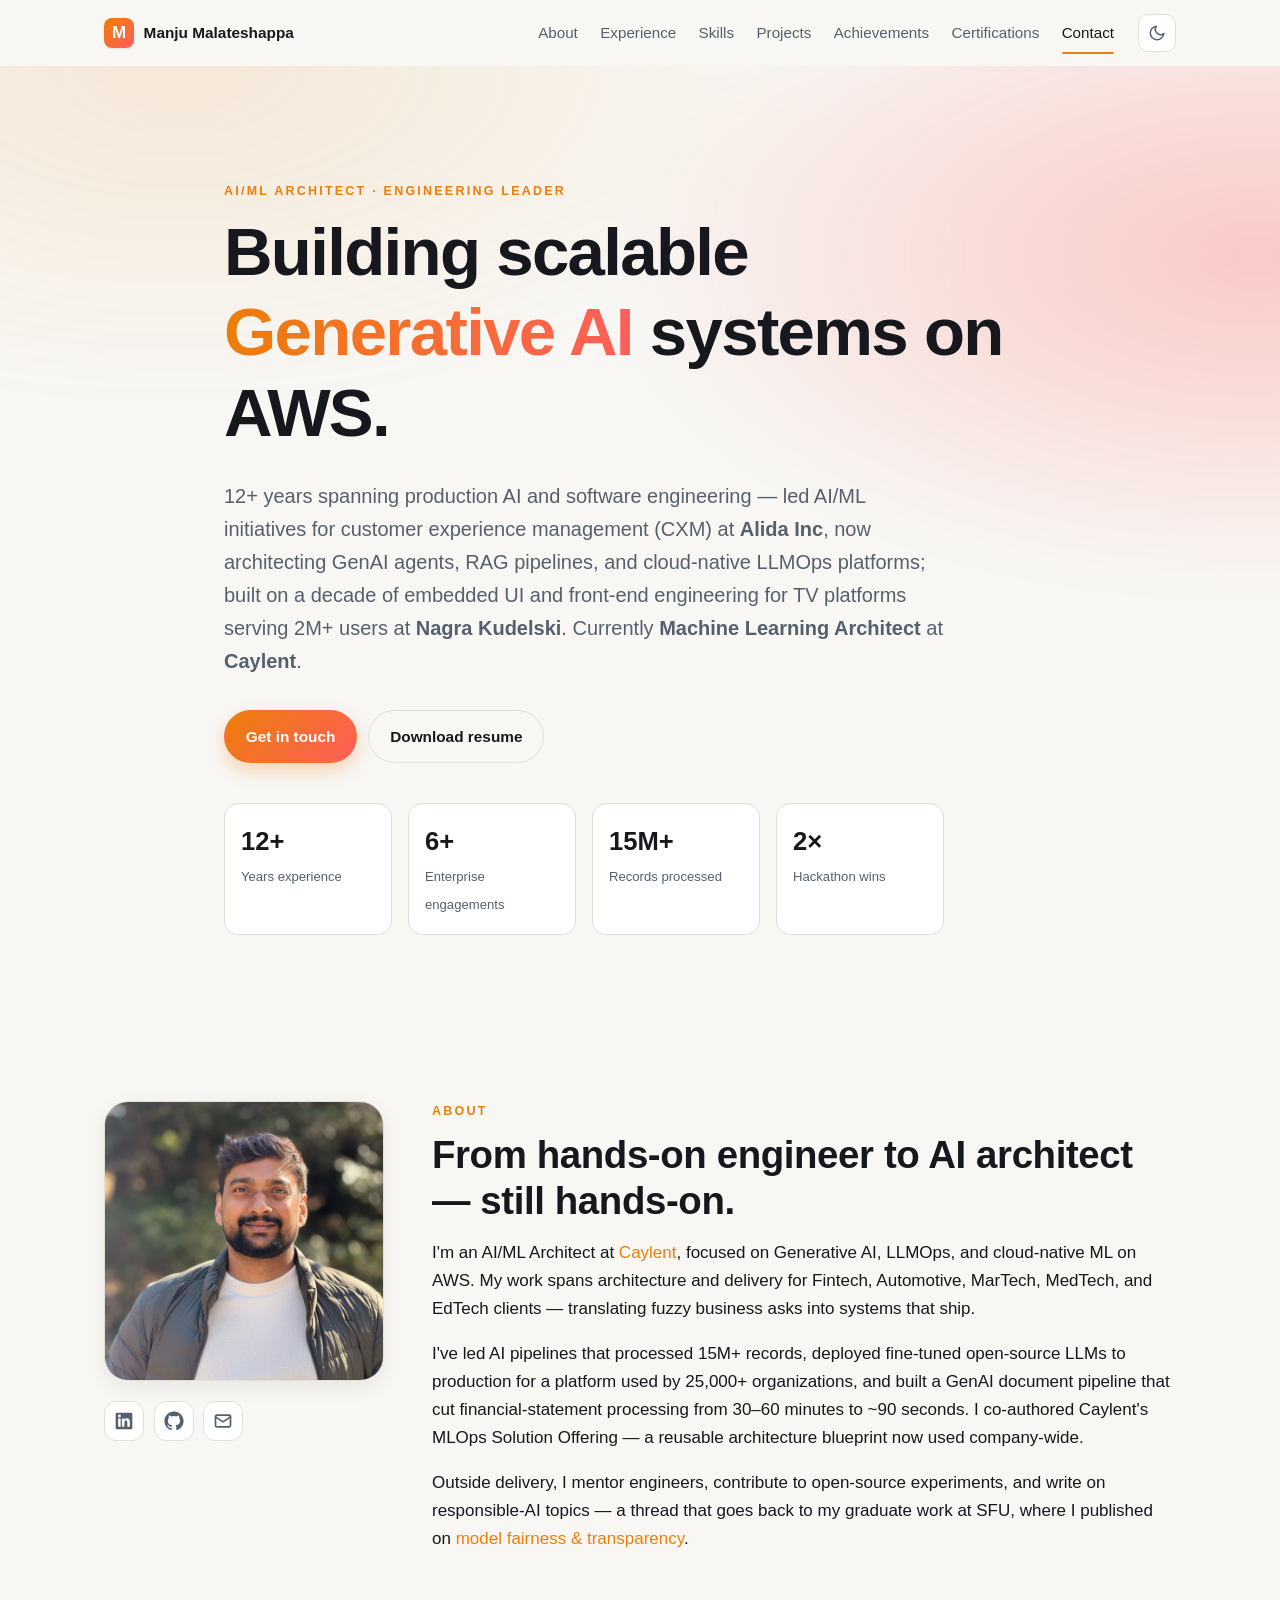
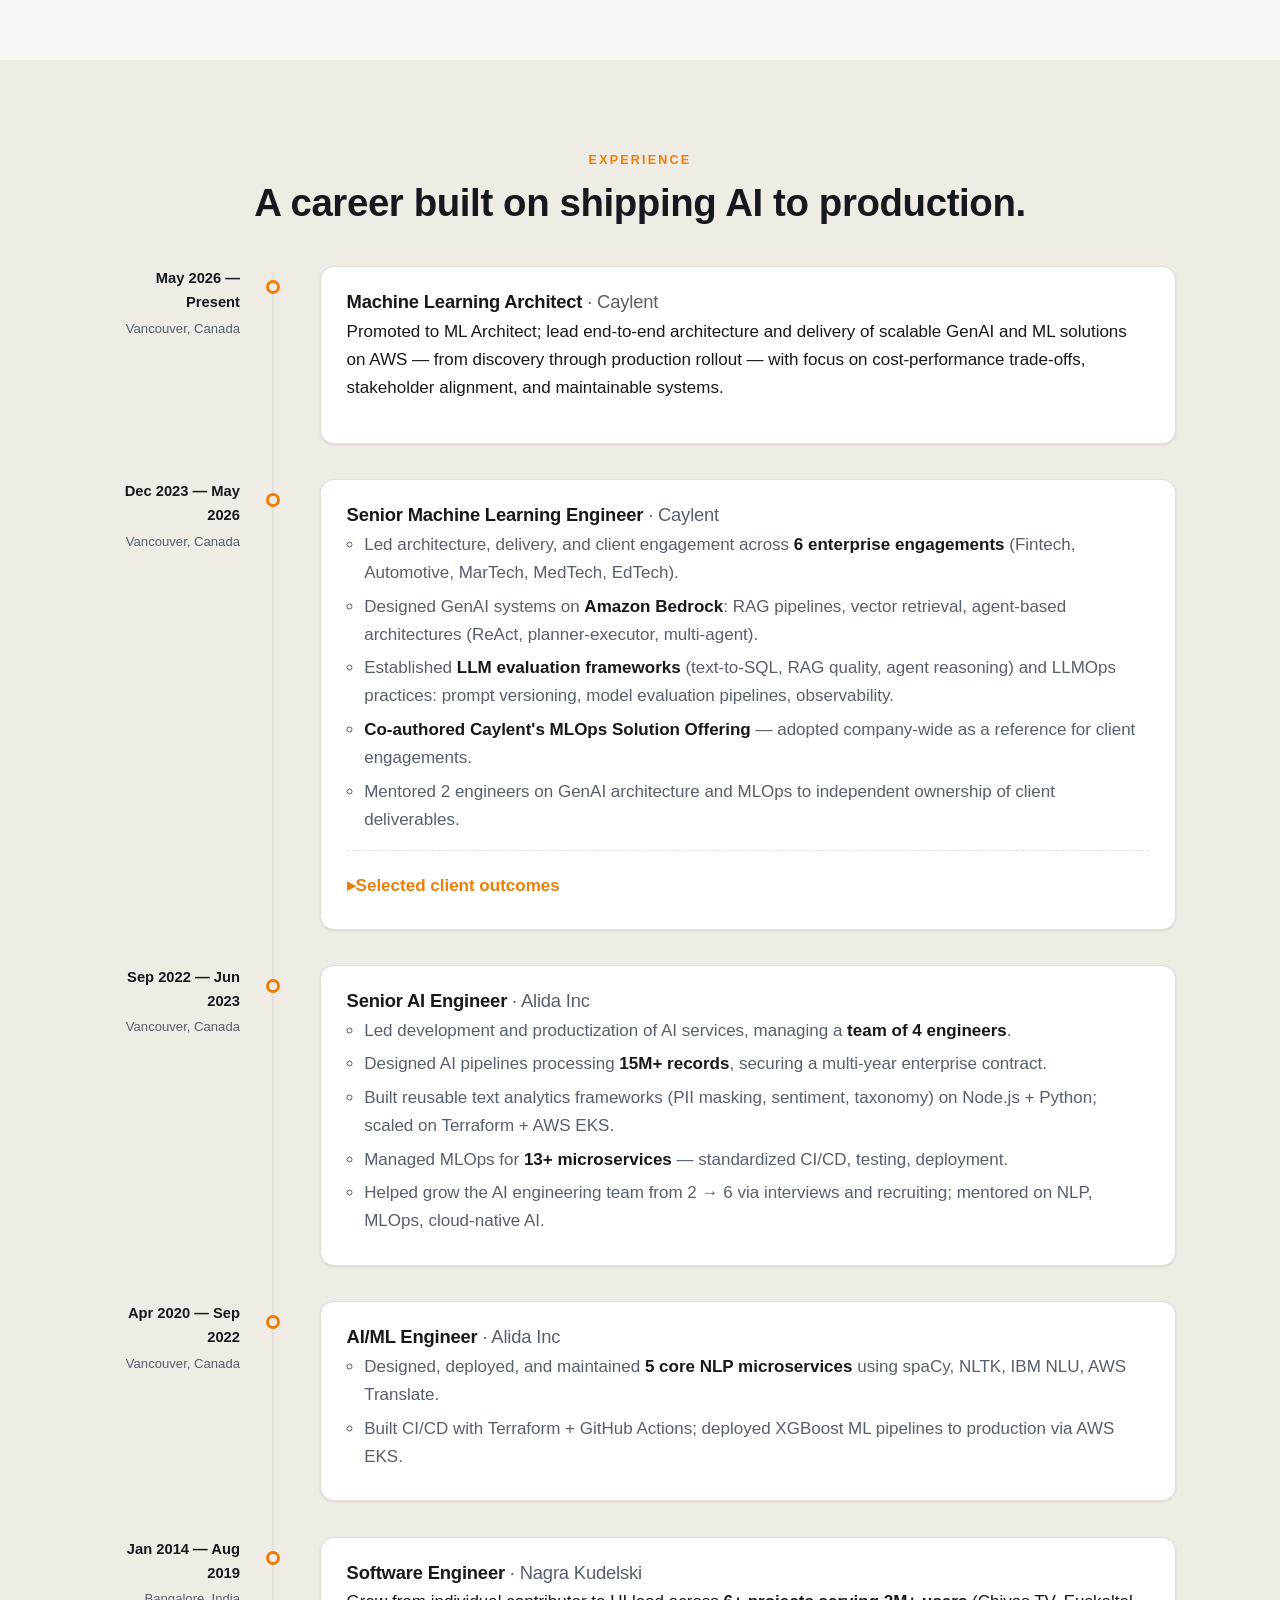
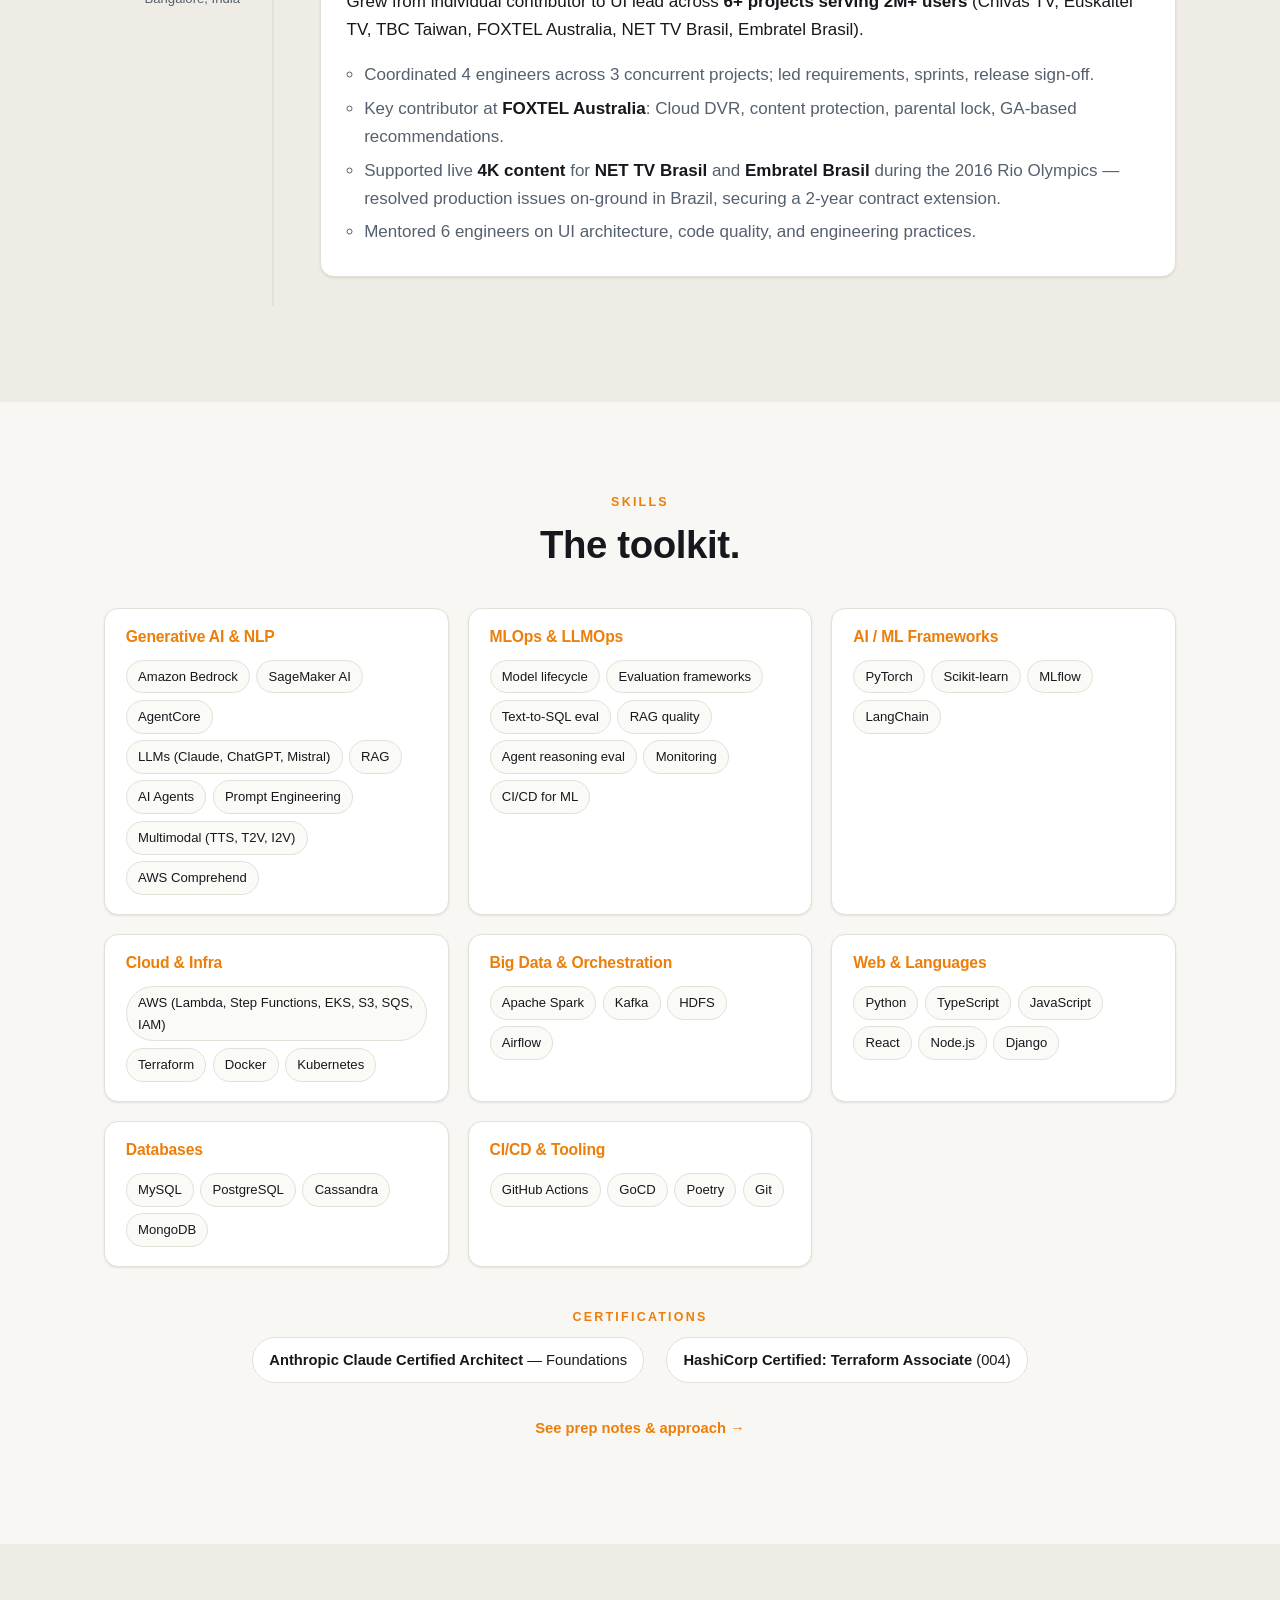
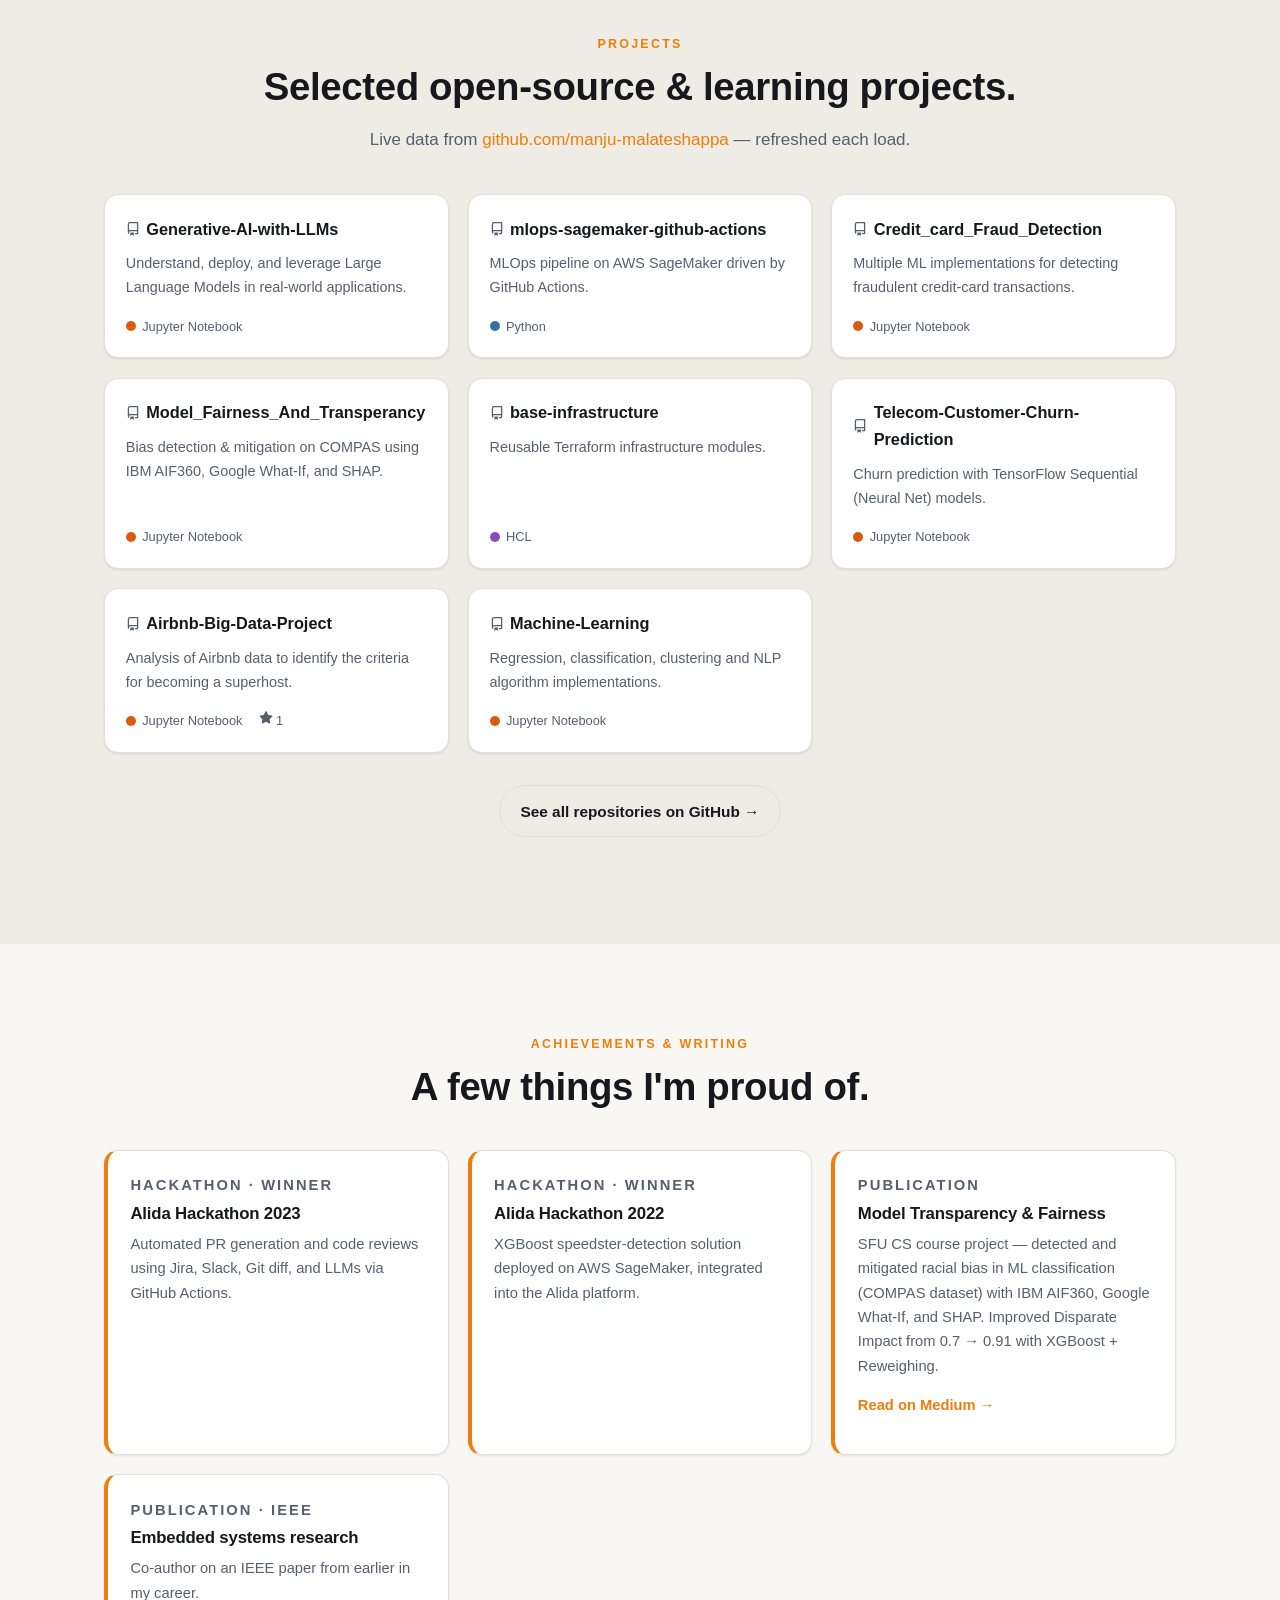
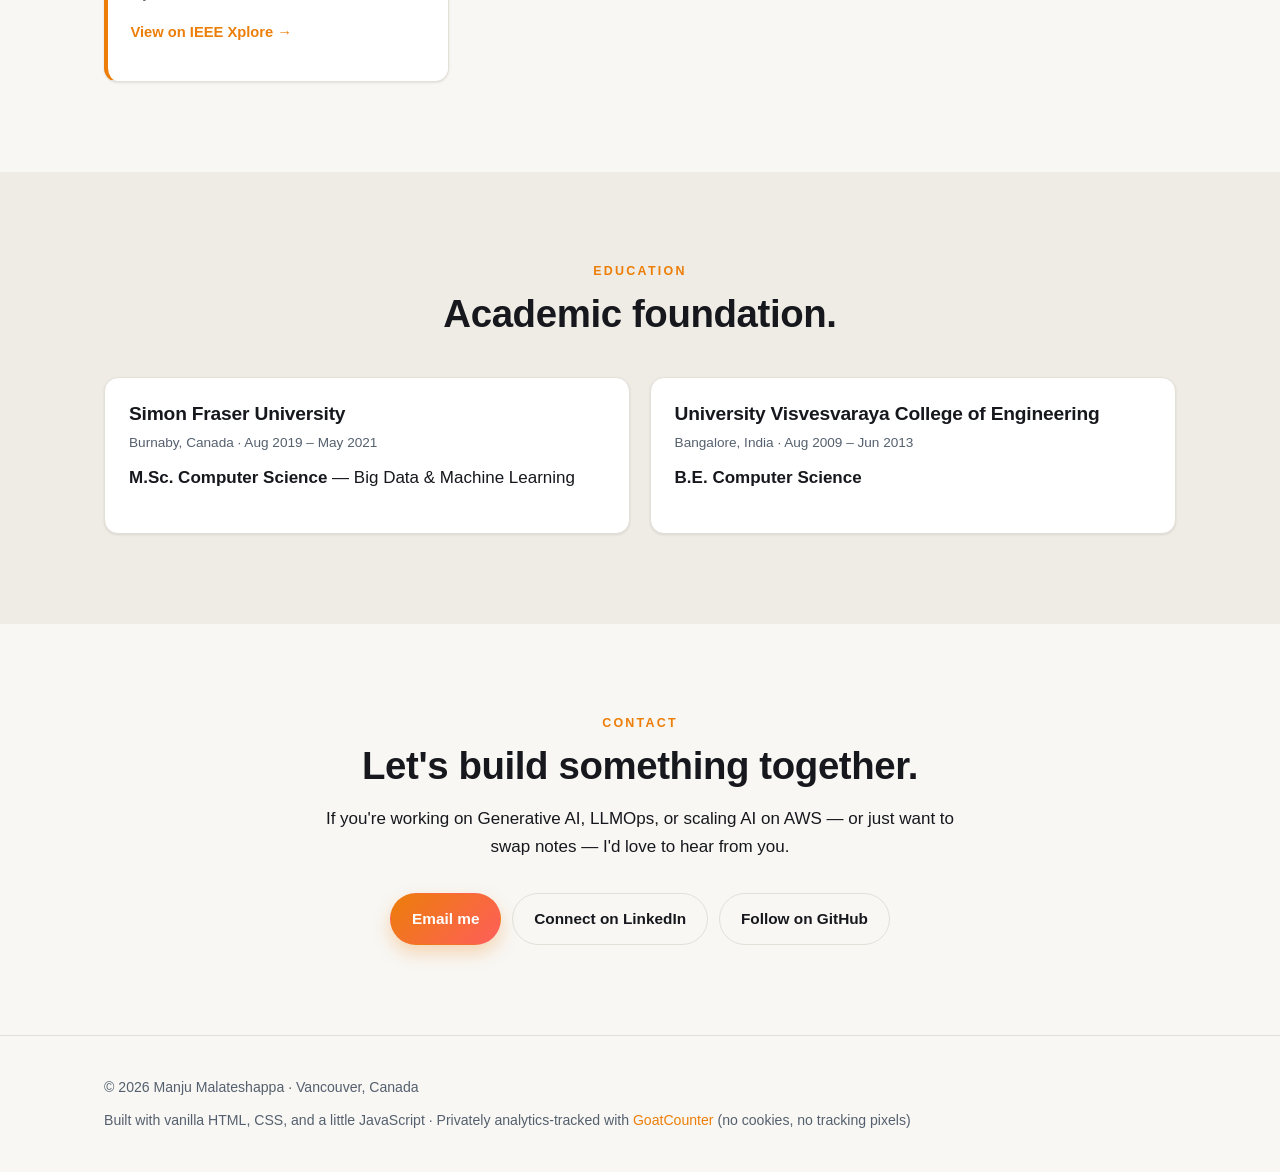
<file: index.html>
<!doctype html>
<html lang="en" data-theme="dark">
<head>
  <meta charset="utf-8">
  <meta name="viewport" content="width=device-width, initial-scale=1">
  <title>Manju Malateshappa — AI/ML Architect</title>
  <meta name="description" content="AI/ML Architect & Engineering Leader specializing in Generative AI, LLMOps, and cloud-native ML platforms on AWS.">
  <meta name="author" content="Manju Malateshappa">

  <meta property="og:title" content="Manju Malateshappa — AI/ML Architect">
  <meta property="og:description" content="12+ years across software engineering and AI — from leading embedded UI and front-end development at Nagra Kudelski to GenAI, LLMOps, and AWS.">
  <meta property="og:type" content="website">

  <link rel="preconnect" href="https://api.github.com">
  <script>(function(){var t=localStorage.getItem('theme');if(t){document.documentElement.setAttribute('data-theme',t);}else if(window.matchMedia('(prefers-color-scheme: light)').matches){document.documentElement.setAttribute('data-theme','light');}})();</script>
  <link rel="stylesheet" href="styles.css">
  <link rel="icon" href="data:image/svg+xml,%3Csvg xmlns='http://www.w3.org/2000/svg' viewBox='0 0 64 64'%3E%3Crect width='64' height='64' rx='14' fill='%23ec7e09'/%3E%3Ctext x='50%25' y='54%25' font-family='-apple-system,system-ui,sans-serif' font-weight='700' font-size='34' fill='white' text-anchor='middle' dominant-baseline='middle'%3EM%3C/text%3E%3C/svg%3E">

  <!-- Privacy-friendly analytics: no cookies, no personal data -->
  <script data-goatcounter="https://manju.goatcounter.com/count"
          async src="//gc.zgo.at/count.js"></script>
</head>
<body>
  <span id="top" aria-hidden="true"></span>

  <a class="skip-link" href="#main">Skip to content</a>

  <header class="site-header">
    <div class="container nav-row">
      <a class="brand" href="#top" aria-label="Manju Malateshappa — home">
        <span class="brand-mark">M</span>
        <span class="brand-name">Manju Malateshappa</span>
      </a>
      <nav class="primary-nav" aria-label="Primary">
        <a href="#about">About</a>
        <a href="#experience">Experience</a>
        <a href="#skills">Skills</a>
        <a href="#projects">Projects</a>
        <a href="#achievements">Achievements</a>
        <a href="certifications.html">Certifications</a>
        <a href="#contact">Contact</a>
      </nav>
      <div class="nav-actions">
        <button id="theme-toggle" class="icon-btn" type="button" aria-label="Toggle theme" title="Toggle theme">
          <svg class="icon-sun" width="18" height="18" viewBox="0 0 24 24" fill="none" stroke="currentColor" stroke-width="2" stroke-linecap="round" stroke-linejoin="round" aria-hidden="true"><circle cx="12" cy="12" r="4"/><path d="M12 2v2M12 20v2M4.93 4.93l1.41 1.41M17.66 17.66l1.41 1.41M2 12h2M20 12h2M4.93 19.07l1.41-1.41M17.66 6.34l1.41-1.41"/></svg>
          <svg class="icon-moon" width="18" height="18" viewBox="0 0 24 24" fill="none" stroke="currentColor" stroke-width="2" stroke-linecap="round" stroke-linejoin="round" aria-hidden="true"><path d="M21 12.79A9 9 0 1 1 11.21 3 7 7 0 0 0 21 12.79z"/></svg>
        </button>
        <button id="menu-toggle" class="icon-btn menu-only" type="button" aria-label="Open menu" aria-expanded="false">
          <svg width="20" height="20" viewBox="0 0 24 24" fill="none" stroke="currentColor" stroke-width="2" stroke-linecap="round" stroke-linejoin="round" aria-hidden="true"><line x1="3" y1="6" x2="21" y2="6"/><line x1="3" y1="12" x2="21" y2="12"/><line x1="3" y1="18" x2="21" y2="18"/></svg>
        </button>
      </div>
    </div>
  </header>

  <main id="main">

    <!-- HERO -->
    <section class="hero" aria-labelledby="hero-heading">
      <div class="hero-bg" aria-hidden="true"></div>
      <div class="container hero-inner">
        <p class="eyebrow">AI/ML Architect · Engineering Leader</p>
        <h1 id="hero-heading">
          Building scalable
          <span class="grad">Generative AI</span>
          systems on AWS.
        </h1>
        <p class="hero-sub">
          12+ years spanning production AI and software engineering — led AI/ML initiatives for customer experience management (CXM) at <strong>Alida Inc</strong>, now architecting GenAI agents, RAG pipelines, and cloud-native LLMOps platforms; built on a decade of embedded UI and front-end engineering for TV platforms serving 2M+ users at <strong>Nagra Kudelski</strong>. Currently <strong>Machine Learning Architect</strong> at <strong>Caylent</strong>.
        </p>
        <div class="hero-cta">
          <a class="btn btn-primary" href="#contact">Get in touch</a>
          <a class="btn btn-ghost" href="assets/Manju_Malateshappa_resume.pdf" target="_blank" rel="noopener">Download resume</a>
        </div>
        <ul class="hero-stats" aria-label="Quick stats">
          <li><strong>12+</strong><span>Years experience</span></li>
          <li><strong>6+</strong><span>Enterprise engagements</span></li>
          <li><strong>15M+</strong><span>Records processed</span></li>
          <li><strong>2×</strong><span>Hackathon wins</span></li>
        </ul>
      </div>
    </section>

    <!-- ABOUT -->
    <section id="about" class="section" aria-labelledby="about-heading">
      <div class="container two-col">
        <div class="about-media">
          <img src="assets/profile-pic.jpg" alt="Manju Malateshappa" width="320" height="320" loading="lazy">
          <ul class="social-row">
            <li><a href="https://www.linkedin.com/in/manju-malateshappa/" target="_blank" rel="noopener" aria-label="LinkedIn">
              <svg width="20" height="20" viewBox="0 0 24 24" fill="currentColor" aria-hidden="true"><path d="M20.5 2h-17A1.5 1.5 0 0 0 2 3.5v17A1.5 1.5 0 0 0 3.5 22h17a1.5 1.5 0 0 0 1.5-1.5v-17A1.5 1.5 0 0 0 20.5 2zM8 19H5V9h3zm-1.5-11.3a1.7 1.7 0 1 1 0-3.4 1.7 1.7 0 0 1 0 3.4zM19 19h-3v-5.3c0-3.1-3.5-2.9-3.5 0V19h-3V9h3v1.6c1.4-2.6 6.5-2.8 6.5 2.4V19z"/></svg></a></li>
            <li><a href="https://github.com/manju-malateshappa" target="_blank" rel="noopener" aria-label="GitHub">
              <svg width="20" height="20" viewBox="0 0 24 24" fill="currentColor" aria-hidden="true"><path d="M12 .5C5.65.5.5 5.65.5 12c0 5.08 3.29 9.39 7.86 10.91.58.11.79-.25.79-.55 0-.27-.01-1.16-.02-2.11-3.2.7-3.87-1.36-3.87-1.36-.52-1.32-1.27-1.67-1.27-1.67-1.04-.71.08-.7.08-.7 1.15.08 1.76 1.18 1.76 1.18 1.02 1.76 2.69 1.25 3.34.95.1-.74.4-1.25.72-1.54-2.55-.29-5.24-1.28-5.24-5.69 0-1.26.45-2.28 1.18-3.09-.12-.29-.51-1.46.11-3.04 0 0 .96-.31 3.15 1.18a10.95 10.95 0 0 1 5.74 0c2.19-1.49 3.15-1.18 3.15-1.18.62 1.58.23 2.75.11 3.04.74.81 1.18 1.83 1.18 3.09 0 4.42-2.69 5.39-5.25 5.68.41.36.78 1.06.78 2.13 0 1.54-.01 2.78-.01 3.16 0 .31.21.67.8.55C20.21 21.39 23.5 17.07 23.5 12 23.5 5.65 18.35.5 12 .5z"/></svg></a></li>
            <li><a href="mailto:mmanju2@gmail.com" aria-label="Email">
              <svg width="20" height="20" viewBox="0 0 24 24" fill="none" stroke="currentColor" stroke-width="2" stroke-linecap="round" stroke-linejoin="round" aria-hidden="true"><rect x="3" y="5" width="18" height="14" rx="2"/><path d="m3 7 9 6 9-6"/></svg></a></li>
          </ul>
        </div>
        <div class="about-text">
          <p class="eyebrow">About</p>
          <h2 id="about-heading">From hands-on engineer to AI architect — still hands-on.</h2>
          <p>I'm an AI/ML Architect at <a href="https://caylent.com" target="_blank" rel="noopener">Caylent</a>, focused on Generative AI, LLMOps, and cloud-native ML on AWS. My work spans architecture and delivery for Fintech, Automotive, MarTech, MedTech, and EdTech clients — translating fuzzy business asks into systems that ship.</p>
          <p>I've led AI pipelines that processed 15M+ records, deployed fine-tuned open-source LLMs to production for a platform used by 25,000+ organizations, and built a GenAI document pipeline that cut financial-statement processing from 30–60 minutes to ~90 seconds. I co-authored Caylent's MLOps Solution Offering — a reusable architecture blueprint now used company-wide.</p>
          <p>Outside delivery, I mentor engineers, contribute to open-source experiments, and write on responsible-AI topics — a thread that goes back to my graduate work at SFU, where I published on <a href="https://medium.com/sfu-cspmp/model-transparency-fairness-552a747b444" target="_blank" rel="noopener">model fairness &amp; transparency</a>.</p>
        </div>
      </div>
    </section>

    <!-- EXPERIENCE -->
    <section id="experience" class="section section-alt" aria-labelledby="exp-heading">
      <div class="container">
        <p class="eyebrow centered">Experience</p>
        <h2 id="exp-heading" class="centered">A career built on shipping AI to production.</h2>

        <ol class="timeline">
          <li class="t-item">
            <div class="t-meta">
              <span class="t-date">May 2026 — Present</span>
              <span class="t-place">Vancouver, Canada</span>
            </div>
            <div class="t-card">
              <h3>Machine Learning Architect <span class="t-org">· Caylent</span></h3>
              <p>Promoted to ML Architect; lead end-to-end architecture and delivery of scalable GenAI and ML solutions on AWS — from discovery through production rollout — with focus on cost-performance trade-offs, stakeholder alignment, and maintainable systems.</p>
            </div>
          </li>

          <li class="t-item">
            <div class="t-meta">
              <span class="t-date">Dec 2023 — May 2026</span>
              <span class="t-place">Vancouver, Canada</span>
            </div>
            <div class="t-card">
              <h3>Senior Machine Learning Engineer <span class="t-org">· Caylent</span></h3>
              <ul class="t-bullets">
                <li>Led architecture, delivery, and client engagement across <strong>6 enterprise engagements</strong> (Fintech, Automotive, MarTech, MedTech, EdTech).</li>
                <li>Designed GenAI systems on <strong>Amazon Bedrock</strong>: RAG pipelines, vector retrieval, agent-based architectures (ReAct, planner-executor, multi-agent).</li>
                <li>Established <strong>LLM evaluation frameworks</strong> (text-to-SQL, RAG quality, agent reasoning) and LLMOps practices: prompt versioning, model evaluation pipelines, observability.</li>
                <li><strong>Co-authored Caylent's MLOps Solution Offering</strong> — adopted company-wide as a reference for client engagements.</li>
                <li>Mentored 2 engineers on GenAI architecture and MLOps to independent ownership of client deliverables.</li>
              </ul>

              <details class="outcomes">
                <summary>Selected client outcomes</summary>
                <div class="outcome-grid">
                  <div class="outcome">
                    <p class="outcome-tag">Fintech</p>
                    <h4>97% faster financial statement processing</h4>
                    <p>GenAI document pipeline: 30–60 min → ~90 s; &gt;95% extraction accuracy; 10× throughput (50→500 docs); $0.36–0.47 per document, enabling same-day reviews.</p>
                  </div>
                  <div class="outcome">
                    <p class="outcome-tag">MarTech / CRM</p>
                    <h4>Fine-tuned LLMs in production for 25,000+ orgs</h4>
                    <p>DistilBERT email classification (99.3% F1, 0.064s inference, $0.23/10k records) and Mistral-7B name extraction (97%+ accuracy) across beta, prod-us, prod-eu — among the first production deployments of fine-tuned Mistral-7B for enterprise NLP.</p>
                  </div>
                  <div class="outcome">
                    <p class="outcome-tag">Automotive</p>
                    <h4>Sole technical lead on multimodal AI avatar evaluation</h4>
                    <p>Benchmarked 5 models (OmniAvatar, HunyuanVideo, Wan2.2, Wan2.2-S2V-14B, Amazon Nova Reel) across quality, generation time (2–35 min/18s video), and cost ($1.38–$2.98/video) on AWS p5.4xlarge (H100 80GB). Customer verdict: <em>"A great success. Work of the highest quality."</em></p>
                  </div>
                </div>
              </details>
            </div>
          </li>

          <li class="t-item">
            <div class="t-meta">
              <span class="t-date">Sep 2022 — Jun 2023</span>
              <span class="t-place">Vancouver, Canada</span>
            </div>
            <div class="t-card">
              <h3>Senior AI Engineer <span class="t-org">· Alida Inc</span></h3>
              <ul class="t-bullets">
                <li>Led development and productization of AI services, managing a <strong>team of 4 engineers</strong>.</li>
                <li>Designed AI pipelines processing <strong>15M+ records</strong>, securing a multi-year enterprise contract.</li>
                <li>Built reusable text analytics frameworks (PII masking, sentiment, taxonomy) on Node.js + Python; scaled on Terraform + AWS EKS.</li>
                <li>Managed MLOps for <strong>13+ microservices</strong> — standardized CI/CD, testing, deployment.</li>
                <li>Helped grow the AI engineering team from 2 → 6 via interviews and recruiting; mentored on NLP, MLOps, cloud-native AI.</li>
              </ul>
            </div>
          </li>

          <li class="t-item">
            <div class="t-meta">
              <span class="t-date">Apr 2020 — Sep 2022</span>
              <span class="t-place">Vancouver, Canada</span>
            </div>
            <div class="t-card">
              <h3>AI/ML Engineer <span class="t-org">· Alida Inc</span></h3>
              <ul class="t-bullets">
                <li>Designed, deployed, and maintained <strong>5 core NLP microservices</strong> using spaCy, NLTK, IBM NLU, AWS Translate.</li>
                <li>Built CI/CD with Terraform + GitHub Actions; deployed XGBoost ML pipelines to production via AWS EKS.</li>
              </ul>
            </div>
          </li>

          <li class="t-item">
            <div class="t-meta">
              <span class="t-date">Jan 2014 — Aug 2019</span>
              <span class="t-place">Bangalore, India</span>
            </div>
            <div class="t-card">
              <h3>Software Engineer <span class="t-org">· Nagra Kudelski</span></h3>
              <p>Grew from individual contributor to UI lead across <strong>6+ projects serving 2M+ users</strong> (Chivas TV, Euskaltel TV, TBC Taiwan, FOXTEL Australia, NET TV Brasil, Embratel Brasil).</p>
              <ul class="t-bullets">
                <li>Coordinated 4 engineers across 3 concurrent projects; led requirements, sprints, release sign-off.</li>
                <li>Key contributor at <strong>FOXTEL Australia</strong>: Cloud DVR, content protection, parental lock, GA-based recommendations.</li>
                <li>Supported live <strong>4K content</strong> for <strong>NET TV Brasil</strong> and <strong>Embratel Brasil</strong> during the 2016 Rio Olympics — resolved production issues on-ground in Brazil, securing a 2-year contract extension.</li>
                <li>Mentored 6 engineers on UI architecture, code quality, and engineering practices.</li>
              </ul>
            </div>
          </li>
        </ol>
      </div>
    </section>

    <!-- SKILLS -->
    <section id="skills" class="section" aria-labelledby="skills-heading">
      <div class="container">
        <p class="eyebrow centered">Skills</p>
        <h2 id="skills-heading" class="centered">The toolkit.</h2>

        <div class="skills-grid">
          <article class="skill-card">
            <h3>Generative AI &amp; NLP</h3>
            <ul class="chip-list">
              <li>Amazon Bedrock</li><li>SageMaker AI</li><li>AgentCore</li><li>LLMs (Claude, ChatGPT, Mistral)</li><li>RAG</li><li>AI Agents</li><li>Prompt Engineering</li><li>Multimodal (TTS, T2V, I2V)</li><li>AWS Comprehend</li>
            </ul>
          </article>

          <article class="skill-card">
            <h3>MLOps &amp; LLMOps</h3>
            <ul class="chip-list">
              <li>Model lifecycle</li><li>Evaluation frameworks</li><li>Text-to-SQL eval</li><li>RAG quality</li><li>Agent reasoning eval</li><li>Monitoring</li><li>CI/CD for ML</li>
            </ul>
          </article>

          <article class="skill-card">
            <h3>AI / ML Frameworks</h3>
            <ul class="chip-list">
              <li>PyTorch</li><li>Scikit-learn</li><li>MLflow</li><li>LangChain</li>
            </ul>
          </article>

          <article class="skill-card">
            <h3>Cloud &amp; Infra</h3>
            <ul class="chip-list">
              <li>AWS (Lambda, Step Functions, EKS, S3, SQS, IAM)</li><li>Terraform</li><li>Docker</li><li>Kubernetes</li>
            </ul>
          </article>

          <article class="skill-card">
            <h3>Big Data &amp; Orchestration</h3>
            <ul class="chip-list">
              <li>Apache Spark</li><li>Kafka</li><li>HDFS</li><li>Airflow</li>
            </ul>
          </article>

          <article class="skill-card">
            <h3>Web &amp; Languages</h3>
            <ul class="chip-list">
              <li>Python</li><li>TypeScript</li><li>JavaScript</li><li>React</li><li>Node.js</li><li>Django</li>
            </ul>
          </article>

          <article class="skill-card">
            <h3>Databases</h3>
            <ul class="chip-list">
              <li>MySQL</li><li>PostgreSQL</li><li>Cassandra</li><li>MongoDB</li>
            </ul>
          </article>

          <article class="skill-card">
            <h3>CI/CD &amp; Tooling</h3>
            <ul class="chip-list">
              <li>GitHub Actions</li><li>GoCD</li><li>Poetry</li><li>Git</li>
            </ul>
          </article>
        </div>

        <div class="cert-row">
          <p class="eyebrow">Certifications</p>
          <ul>
            <li><strong>Anthropic Claude Certified Architect</strong> — Foundations</li>
            <li><strong>HashiCorp Certified: Terraform Associate</strong> (004)</li>
          </ul>
          <p class="cert-row-link"><a href="certifications.html">See prep notes &amp; approach →</a></p>
        </div>
      </div>
    </section>

    <!-- PROJECTS -->
    <section id="projects" class="section section-alt" aria-labelledby="projects-heading">
      <div class="container">
        <p class="eyebrow centered">Projects</p>
        <h2 id="projects-heading" class="centered">Selected open-source &amp; learning projects.</h2>
        <p class="centered subtle">Live data from <a href="https://github.com/manju-malateshappa" target="_blank" rel="noopener">github.com/manju-malateshappa</a> — refreshed each load.</p>

        <div id="repo-grid" class="repo-grid" aria-live="polite">
          <!-- JS will populate; below is the static fallback used if the GitHub API is unavailable -->
          <noscript>
            <p class="subtle centered">Enable JavaScript to load live project data, or browse my repos directly on <a href="https://github.com/manju-malateshappa" target="_blank" rel="noopener">GitHub</a>.</p>
          </noscript>
        </div>

        <p class="centered" style="margin-top: 2rem;">
          <a class="btn btn-ghost" href="https://github.com/manju-malateshappa?tab=repositories" target="_blank" rel="noopener">See all repositories on GitHub →</a>
        </p>
      </div>
    </section>

    <!-- ACHIEVEMENTS -->
    <section id="achievements" class="section" aria-labelledby="ach-heading">
      <div class="container">
        <p class="eyebrow centered">Achievements &amp; Writing</p>
        <h2 id="ach-heading" class="centered">A few things I'm proud of.</h2>

        <div class="ach-grid">
          <article class="ach-card">
            <p class="ach-tag">Hackathon · Winner</p>
            <h3>Alida Hackathon 2023</h3>
            <p>Automated PR generation and code reviews using Jira, Slack, Git diff, and LLMs via GitHub Actions.</p>
          </article>

          <article class="ach-card">
            <p class="ach-tag">Hackathon · Winner</p>
            <h3>Alida Hackathon 2022</h3>
            <p>XGBoost speedster-detection solution deployed on AWS SageMaker, integrated into the Alida platform.</p>
          </article>

          <article class="ach-card">
            <p class="ach-tag">Publication</p>
            <h3>Model Transparency &amp; Fairness</h3>
            <p>SFU CS course project — detected and mitigated racial bias in ML classification (COMPAS dataset) with IBM AIF360, Google What-If, and SHAP. Improved Disparate Impact from 0.7 → 0.91 with XGBoost + Reweighing.</p>
            <p><a href="https://medium.com/sfu-cspmp/model-transparency-fairness-552a747b444" target="_blank" rel="noopener">Read on Medium →</a></p>
          </article>

          <article class="ach-card">
            <p class="ach-tag">Publication · IEEE</p>
            <h3>Embedded systems research</h3>
            <p>Co-author on an IEEE paper from earlier in my career.</p>
            <p><a href="https://ieeexplore.ieee.org/abstract/document/6718977?reload=true" target="_blank" rel="noopener">View on IEEE Xplore →</a></p>
          </article>
        </div>
      </div>
    </section>

    <!-- EDUCATION -->
    <section id="education" class="section section-alt" aria-labelledby="edu-heading">
      <div class="container">
        <p class="eyebrow centered">Education</p>
        <h2 id="edu-heading" class="centered">Academic foundation.</h2>

        <div class="edu-grid">
          <article class="edu-card">
            <h3>Simon Fraser University</h3>
            <p class="edu-meta">Burnaby, Canada · Aug 2019 – May 2021</p>
            <p><strong>M.Sc. Computer Science</strong> — Big Data &amp; Machine Learning</p>
          </article>

          <article class="edu-card">
            <h3>University Visvesvaraya College of Engineering</h3>
            <p class="edu-meta">Bangalore, India · Aug 2009 – Jun 2013</p>
            <p><strong>B.E. Computer Science</strong></p>
          </article>
        </div>
      </div>
    </section>

    <!-- CONTACT -->
    <section id="contact" class="section" aria-labelledby="contact-heading">
      <div class="container contact-inner">
        <p class="eyebrow centered">Contact</p>
        <h2 id="contact-heading" class="centered">Let's build something together.</h2>
        <p class="centered">If you're working on Generative AI, LLMOps, or scaling AI on AWS — or just want to swap notes — I'd love to hear from you.</p>

        <div class="contact-actions">
          <a class="btn btn-primary" href="mailto:mmanju2@gmail.com">Email me</a>
          <a class="btn btn-ghost" href="https://www.linkedin.com/in/manju-malateshappa/" target="_blank" rel="noopener">Connect on LinkedIn</a>
          <a class="btn btn-ghost" href="https://github.com/manju-malateshappa" target="_blank" rel="noopener">Follow on GitHub</a>
        </div>
      </div>
    </section>

  </main>

  <footer class="site-footer">
    <div class="container footer-inner">
      <p>© <span id="year"></span> Manju Malateshappa · Vancouver, Canada</p>
      <p class="subtle">Built with vanilla HTML, CSS, and a little JavaScript · Privately analytics-tracked with <a href="https://www.goatcounter.com" target="_blank" rel="noopener">GoatCounter</a> (no cookies, no tracking pixels)</p>
    </div>
  </footer>

  <script src="app.js" defer></script>
</body>
</html>
</file>
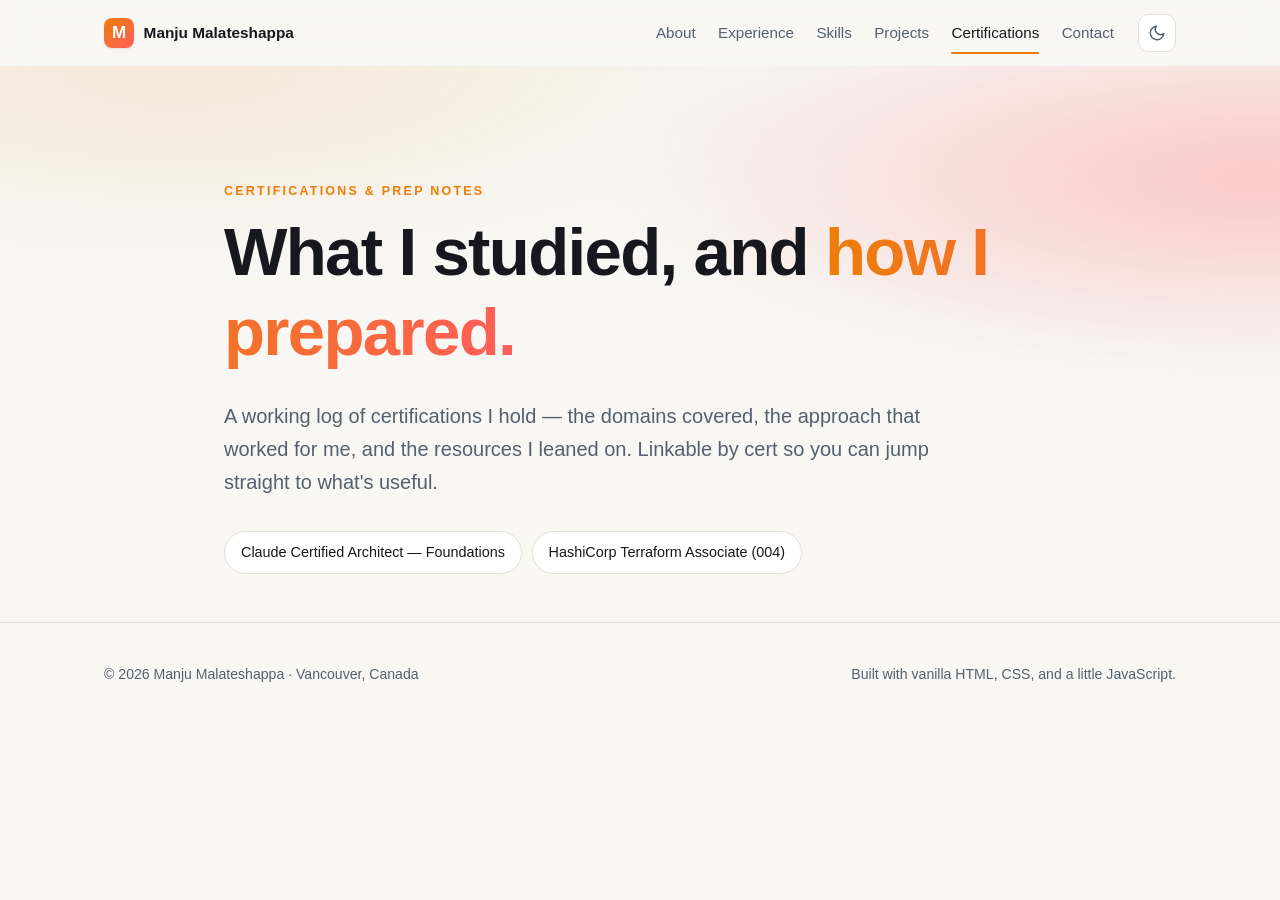
<file: certifications.html>
<!doctype html>
<html lang="en" data-theme="dark">
<head>
  <meta charset="utf-8">
  <meta name="viewport" content="width=device-width, initial-scale=1">
  <title>Certifications &amp; Prep Notes — Manju Malateshappa</title>
  <meta name="description" content="Certifications I hold and how I prepared for each — domains studied, approach, and resources used.">
  <meta name="author" content="Manju Malateshappa">

  <meta property="og:title" content="Certifications &amp; Prep Notes — Manju Malateshappa">
  <meta property="og:description" content="How I prepared for each certification — domains, approach, and resources.">
  <meta property="og:type" content="website">

  <script>
    /* Pre-paint: theme, JS class, and cert routing — all before CSS renders */
    (function(){var t=localStorage.getItem('theme');if(t){document.documentElement.setAttribute('data-theme',t);}else if(window.matchMedia('(prefers-color-scheme: light)').matches){document.documentElement.setAttribute('data-theme','light');}})();
    document.documentElement.classList.add('js');
    if (['#claude-architect', '#terraform-associate'].includes(location.hash)) {
      document.documentElement.classList.add('cert-open');
    }
  </script>
  <link rel="stylesheet" href="styles.css">
  <link rel="icon" href="data:image/svg+xml,%3Csvg xmlns='http://www.w3.org/2000/svg' viewBox='0 0 64 64'%3E%3Crect width='64' height='64' rx='14' fill='%23ec7e09'/%3E%3Ctext x='50%25' y='54%25' font-family='-apple-system,system-ui,sans-serif' font-weight='700' font-size='34' fill='white' text-anchor='middle' dominant-baseline='middle'%3EM%3C/text%3E%3C/svg%3E">

  <!-- Privacy-friendly analytics: no cookies, no personal data -->
  <script data-goatcounter="https://manju.goatcounter.com/count"
          async src="//gc.zgo.at/count.js"></script>
</head>
<body>
  <span id="top" aria-hidden="true"></span>

  <a class="skip-link" href="#main">Skip to content</a>

  <header class="site-header">
    <div class="container nav-row">
      <a class="brand" href="index.html" aria-label="Manju Malateshappa — home">
        <span class="brand-mark">M</span>
        <span class="brand-name">Manju Malateshappa</span>
      </a>
      <nav class="primary-nav" aria-label="Primary">
        <a href="index.html#about">About</a>
        <a href="index.html#experience">Experience</a>
        <a href="index.html#skills">Skills</a>
        <a href="index.html#projects">Projects</a>
        <a href="certifications.html" class="active">Certifications</a>
        <a href="index.html#contact">Contact</a>
      </nav>
      <div class="nav-actions">
        <button id="theme-toggle" class="icon-btn" type="button" aria-label="Toggle theme" title="Toggle theme">
          <svg class="icon-sun" width="18" height="18" viewBox="0 0 24 24" fill="none" stroke="currentColor" stroke-width="2" stroke-linecap="round" stroke-linejoin="round" aria-hidden="true"><circle cx="12" cy="12" r="4"/><path d="M12 2v2M12 20v2M4.93 4.93l1.41 1.41M17.66 17.66l1.41 1.41M2 12h2M20 12h2M4.93 19.07l1.41-1.41M17.66 6.34l1.41-1.41"/></svg>
          <svg class="icon-moon" width="18" height="18" viewBox="0 0 24 24" fill="none" stroke="currentColor" stroke-width="2" stroke-linecap="round" stroke-linejoin="round" aria-hidden="true"><path d="M21 12.79A9 9 0 1 1 11.21 3 7 7 0 0 0 21 12.79z"/></svg>
        </button>
        <button id="menu-toggle" class="icon-btn menu-only" type="button" aria-label="Open menu" aria-expanded="false">
          <svg width="20" height="20" viewBox="0 0 24 24" fill="none" stroke="currentColor" stroke-width="2" stroke-linecap="round" stroke-linejoin="round" aria-hidden="true"><line x1="3" y1="6" x2="21" y2="6"/><line x1="3" y1="12" x2="21" y2="12"/><line x1="3" y1="18" x2="21" y2="18"/></svg>
        </button>
      </div>
    </div>
  </header>

  <main id="main">

    <!-- HERO -->
    <section class="hero certs-hero" aria-labelledby="certs-heading">
      <div class="hero-bg" aria-hidden="true"></div>
      <div class="container hero-inner">
        <p class="eyebrow">Certifications &amp; Prep Notes</p>
        <h1 id="certs-heading">
          What I studied, and
          <span class="grad">how I prepared.</span>
        </h1>
        <p class="hero-sub">
          A working log of certifications I hold — the domains covered, the approach that worked for me, and the resources I leaned on. Linkable by cert so you can jump straight to what's useful.
        </p>
        <nav class="cert-tabs" aria-label="Certifications">
          <a href="#claude-architect" class="cert-tab">Claude Certified Architect — Foundations</a>
          <a href="#terraform-associate" class="cert-tab">HashiCorp Terraform Associate (004)</a>
        </nav>
      </div>
    </section>

    <!-- CLAUDE CERTIFIED ARCHITECT -->
    <section id="claude-architect" class="section cert-detail" aria-labelledby="cca-heading">
      <div class="container">

        <p class="cert-back">
          <a href="certifications.html" data-action="back-to-certs" aria-label="Back to certifications list">← Back to certifications</a>
        </p>

        <div class="cert-header">
          <div class="cert-header-text">
            <p class="eyebrow">Anthropic</p>
            <h2 id="cca-heading">Claude Certified Architect — Foundations (CCA-F)</h2>
            <p class="subtle">Anthropic's foundations-level certification for engineers and architects building production systems with Claude — covering agent architecture, tool design, Claude Code, prompt engineering, and context management.</p>
          </div>
          <aside class="cert-score cert-score-practice" aria-label="Practice exam result">
            <strong>60 / 60</strong>
            <span>Official practice exam</span>
            <span class="cert-score-scale">1000 / 1000 · 34 min</span>
          </aside>
        </div>

        <p class="cheatsheet-cta">
          <a class="btn btn-primary" href="cheatsheet.html">View personalised cheatsheet →</a>
          <span class="subtle">Domain-by-domain reference, anti-patterns, glossary</span>
        </p>

        <div class="cert-grid">

          <!-- Credential -->
          <article class="cert-card cert-card-wide cert-credential">
            <h3>Credential</h3>
            <p class="subtle">Issued by Anthropic · Valid May 3, 2026 — Nov 3, 2026 · Certificate No: bbx6rqezxvw6 · <a href="https://verify.skilljar.com/c/bbx6rqezxvw6" target="_blank" rel="noopener">Verify ↗</a></p>
            <div class="credential-grid">
              <figure class="credential-figure">
                <a href="assets/CCA-F_certificate.pdf" target="_blank" rel="noopener">
                  <img src="assets/CCA-F_certificate.png" alt="Claude Certified Architect — Foundations certificate awarded to Manju Malateshappa" loading="lazy">
                </a>
                <figcaption>Certificate <a href="assets/CCA-F_certificate.pdf" target="_blank" rel="noopener">(PDF)</a></figcaption>
              </figure>
              <figure class="credential-figure">
                <a href="assets/score_details.png" target="_blank" rel="noopener">
                  <img src="assets/score_details.png" alt="Anthropic email confirming CCA-F pass with score 821/1000" loading="lazy">
                </a>
                <figcaption>Score notification — 821 / 1000</figcaption>
              </figure>
            </div>
          </article>

          <!-- Exam format -->
          <article class="cert-card">
            <h3>Exam format</h3>
            <ul class="cert-list">
              <li><strong>4 scenarios</strong> drawn randomly from the official pool</li>
              <li><strong>15 questions per scenario</strong> · 60 questions total</li>
              <li><strong>120 minutes</strong> to complete</li>
              <li>Scaled score <strong>100 – 1000</strong> · passing at <strong>720</strong></li>
              <li>Scenario-based, multi-option questions — two answers often look correct on the surface</li>
            </ul>
          </article>

          <!-- Domains -->
          <article class="cert-card cert-card-wide">
            <h3>Exam domains</h3>
            <p class="subtle">From the official study guide. Weights drive how much depth to invest per area.</p>
            <ul class="domain-list">
              <li>
                <div class="domain-row">
                  <span class="domain-name">Agent Architecture</span>
                  <span class="domain-weight">27%</span>
                </div>
                <div class="domain-bar"><span style="width: 27%"></span></div>
              </li>
              <li>
                <div class="domain-row">
                  <span class="domain-name">Claude Code Configuration</span>
                  <span class="domain-weight">20%</span>
                </div>
                <div class="domain-bar"><span style="width: 20%"></span></div>
              </li>
              <li>
                <div class="domain-row">
                  <span class="domain-name">Prompt Engineering</span>
                  <span class="domain-weight">20%</span>
                </div>
                <div class="domain-bar"><span style="width: 20%"></span></div>
              </li>
              <li>
                <div class="domain-row">
                  <span class="domain-name">Tool Design &amp; MCP</span>
                  <span class="domain-weight">18%</span>
                </div>
                <div class="domain-bar"><span style="width: 18%"></span></div>
              </li>
              <li>
                <div class="domain-row">
                  <span class="domain-name">Context Management &amp; Reliability</span>
                  <span class="domain-weight">15%</span>
                </div>
                <div class="domain-bar"><span style="width: 15%"></span></div>
              </li>
            </ul>
          </article>

          <!-- Scenarios -->
          <article class="cert-card cert-card-wide">
            <h3>Scenarios in the study guide</h3>
            <p class="subtle">Each scenario is a realistic engineering problem — the exam tests how you'd architect, configure, or debug a solution. Build a clear mental model of each before sitting the exam.</p>
            <ul class="scenario-list">
              <li><span class="scenario-tag">S1</span> Customer Support Resolution Agent — agentic loop, escalation, hooks, programmatic enforcement</li>
              <li><span class="scenario-tag">S2</span> Code Generation with Claude Code — skills frontmatter, CLAUDE.md hierarchy, plan mode, path rules</li>
              <li><span class="scenario-tag">S3</span> Multi-Agent Research System — hub-and-spoke, error propagation, tool distribution, "lost in the middle"</li>
              <li><span class="scenario-tag">S4</span> Developer Productivity with Claude — IDE integration, CLI workflows, contextual coding</li>
              <li><span class="scenario-tag">S5</span> Claude Code for Continuous Integration — batch API, structured output, multi-instance review</li>
              <li><span class="scenario-tag">S6</span> Structured Data Extraction — schema design, validation, citation strategies</li>
            </ul>
          </article>

          <!-- Prep approach -->
          <article class="cert-card cert-card-wide">
            <h3>How I prepared</h3>
            <ol class="cert-list">
              <li><strong>Read the study guide end-to-end.</strong> Don't skim — the domain descriptions are the testable surface.</li>
              <li><strong>Build a per-domain mental model.</strong> For each domain, ask: what are the canonical patterns, the failure modes, and the trade-offs between them?</li>
              <li><strong>Practice with calibrated questions.</strong> I used Claude itself to generate scenario-style questions at official difficulty, then reviewed every wrong answer carefully — not just the right one, but <em>why</em> the distractors were tempting.</li>
              <li><strong>Iterate on weak spots.</strong> After every practice round, I noted which subtopic broke me and rebuilt the model — never let the same gap appear twice.</li>
              <li><strong>Final dry run.</strong> Official practice exam timed: 60/60 in 34 minutes. That gave me confidence the prep was calibrated.</li>
            </ol>
          </article>

          <!-- Lessons learned -->
          <article class="cert-card cert-card-wide">
            <h3>Key takeaways from the material</h3>
            <ul class="cert-list">
              <li><strong>Most production decisions have two plausible answers.</strong> Agent architecture rarely has a clean "right" choice — depth of judgment about trade-offs matters more than pattern recognition.</li>
              <li><strong>Breadth over depth in any single area.</strong> A working architect needs all five domains active: agent loops, tool design, Claude Code config, prompt engineering, and context management. Real production systems touch every one.</li>
              <li><strong>Context management bleeds into everything.</strong> Caching breakpoints, conversation history, retrieval strategies, and lost-in-the-middle effects show up in almost every agent design — not just dedicated context-management problems.</li>
              <li><strong>The Claude Code / Anthropic SDK boundary is sharper than it looks.</strong> Skills, hooks, CLAUDE.md, and MCP configuration are Claude Code constructs; <code>tool_choice</code>, <code>stop_reason</code>, batch processing, and message handling are SDK constructs. Mixing them up is the most common conceptual mistake.</li>
              <li><strong>Claude Code's configuration surface is deep.</strong> Hooks (PreToolUse vs PostToolUse), settings hierarchy (user → project → directory), MCP server scoping, and skills frontmatter parameters all have precedence rules where small details change behavior significantly.</li>
              <li><strong>Calibrate practice difficulty to the real exam, not harder.</strong> Overly contrived practice with multi-layered distractors trains the wrong instincts — the official exam tests judgment between two plausible answers, not gotcha trivia. My generator prompt enforces this calibration explicitly.</li>
            </ul>
          </article>

          <!-- Gap analysis -->
          <article class="cert-card cert-card-wide">
            <h3>Gap analysis — where two options looked right</h3>
            <p class="subtle">The specific traps that took more than one pass to internalise. Each is a place where the obvious answer is wrong, or where two answers are both technically valid but only one is architecturally correct.</p>
            <ul class="recap-list">
              <li class="recap-item">
                <details>
                  <summary>Prompt cache breakpoints — count tiers, don't default to one</summary>
                  <p>A system prompt with <strong>stable instructions → semi-stable tool definitions → variable user context</strong> has <em>two</em> stability-tier boundaries and needs <strong>two</strong> breakpoints — not one at "the system prompt." Each section must also clear the 1,024-token threshold to be cache-eligible.</p>
                </details>
              </li>
              <li class="recap-item">
                <details>
                  <summary>Action-point vs intent-point confirmation</summary>
                  <p>Irreversible actions <strong>always</strong> require confirmation at the action step. Prior identity verification or intent-point confirmation does not substitute. The trap: a stem that says "the user already confirmed they want to do X" — that's intent confirmation, not action confirmation, and it is not sufficient for irreversible operations.</p>
                </details>
              </li>
              <li class="recap-item">
                <details>
                  <summary>Hooks vs prompt instruction for mandatory rules</summary>
                  <p>If the stem describes the rule as <strong>mandatory, non-overridable, financial, or compliance-related</strong>, the answer is a <code>PreToolUse</code> hook — never a system-prompt instruction. Prompts are ~97% reliable; that 3% failure rate is unacceptable for compliance or money. Hooks give 100% deterministic enforcement.</p>
                </details>
              </li>
              <li class="recap-item">
                <details>
                  <summary><code>stop_reason: end_turn</code> is the only valid loop exit</summary>
                  <p>Distractors love "parse the response for 'Task completed'" or "check if the model produced a final answer." Text parsing is fragile; the model can produce such phrases mid-task. The only deterministic signal is <code>stop_reason == 'end_turn'</code>. Anything else is wrong.</p>
                </details>
              </li>
              <li class="recap-item">
                <details>
                  <summary>PreToolUse vs PostToolUse — block vs transform</summary>
                  <p><code>PreToolUse</code> intercepts <strong>before</strong> execution — correct when the requirement is <strong>block, validate, or gate</strong>. <code>PostToolUse</code> intercepts <strong>after</strong> — correct when the requirement is <strong>transform, normalize, or log</strong>. Critical gotcha: <code>PostToolUse</code> <em>cannot</em> prevent data from reaching an external system — the call already happened.</p>
                </details>
              </li>
              <li class="recap-item">
                <details>
                  <summary><code>.claude/rules/</code> glob vs CLAUDE.md for path-specific conventions</summary>
                  <p>If the convention applies to a <strong>file path or file type</strong> (test files anywhere, migration scripts, API handlers), the answer is <code>.claude/rules/</code> with a glob frontmatter — not a CLAUDE.md section. CLAUDE.md requires Claude to infer applicability; glob rules fire deterministically on path match.</p>
                </details>
              </li>
              <li class="recap-item">
                <details>
                  <summary>Batch API for blocking workflows — the 50% saving trap</summary>
                  <p>Batch processing saves 50% but has <strong>no latency SLA</strong> (up to 24 h) and <strong>no mid-request tool calling</strong>. If a developer is actively waiting (pre-merge check, interactive review), batch is wrong regardless of cost. Batch is correct for <strong>overnight, scheduled, latency-tolerant</strong> workloads only.</p>
                </details>
              </li>
              <li class="recap-item">
                <details>
                  <summary><code>/compact</code> vs Explore subagent for verbose Phase 1</summary>
                  <p><code>/compact</code> is lossy — exact dollar amounts, dates, IDs, and percentages can be summarized away. For multi-phase investigations where Phase 1 produces verbose output, delegate Phase 1 to an Explore subagent: it runs in an isolated context and returns an accurate summary, leaving the main session's context intact.</p>
                </details>
              </li>
              <li class="recap-item">
                <details>
                  <summary>Sentiment ≠ case complexity for escalation</summary>
                  <p>"Customer is angry" is not a reason to escalate. An angry customer with a simple return is still a simple return. Escalation triggers are <strong>policy gap, explicit request for a human, or no progress after reasonable attempts</strong> — not sentiment.</p>
                </details>
              </li>
              <li class="recap-item">
                <details>
                  <summary>Required fields on optional JSON schema data</summary>
                  <p>Marking a field <code>required</code> in a JSON schema when the source may legitimately lack the data causes the model to <strong>fabricate</strong> a value to satisfy the constraint. Use <code>"type": ["string", "null"]</code> and exclude the field from <code>required</code>. Honest <code>null</code> beats invented data.</p>
                </details>
              </li>
            </ul>
          </article>

          <!-- Topic patterns quick recap -->
          <article class="cert-card cert-card-wide">
            <h3>Topic patterns — quick recap</h3>
            <p class="subtle">High-density mental hooks for final-week review. Each line is a pattern worth recognising within five seconds of reading a stem.</p>
            <ul class="recap-list">
              <li class="recap-item">
                <details>
                  <summary>Agentic loop signature</summary>
                  <p>Loop while <code>stop_reason == 'tool_use'</code>: execute the tool, append assistant message + tool result to <code>messages</code>, call again. Exit on <code>end_turn</code>. <code>max_tokens</code> → bump or chunk. <code>stop_sequence</code> → app logic.</p>
                </details>
              </li>
              <li class="recap-item">
                <details>
                  <summary>Hub-and-spoke multi-agent topology</summary>
                  <p>Coordinator owns <strong>all</strong> inter-agent communication. Subagents get only explicitly passed context — no automatic visibility into parent history. Parallel fan-out: multiple <code>Task</code> calls in one response. Coordinator decides retry / escalation; subagents never call each other.</p>
                </details>
              </li>
              <li class="recap-item">
                <details>
                  <summary>Prompt caching — tier-boundary rule</summary>
                  <p>Cache the stable prefix (system + tool definitions); break at <em>each</em> stability-tier boundary; never cache the last user turn. Minimum cacheable section: 1,024 tokens. Number of breakpoints = number of tier boundaries, not a constant.</p>
                </details>
              </li>
              <li class="recap-item">
                <details>
                  <summary>Tool description = primary selection mechanism</summary>
                  <p>The model selects tools based on descriptions alone. Misrouting is almost always a description problem first — fix descriptions before adding system-prompt routing instructions or splitting agents. A good description names exact return fields, accepted input formats, and when to choose this vs similar tools.</p>
                </details>
              </li>
              <li class="recap-item">
                <details>
                  <summary>Programmatic vs probabilistic enforcement</summary>
                  <p>Hooks (Pre / Post-ToolUse) and CLI flags (<code>--output-format json --json-schema</code>) are deterministic. System-prompt instructions and few-shot examples are probabilistic (~97%). If the requirement is <strong>strict, mandatory, financial, or safety-critical</strong>, the answer must be deterministic.</p>
                </details>
              </li>
              <li class="recap-item">
                <details>
                  <summary>Few-shot vs explicit criteria</summary>
                  <p>Few-shot when: format / structure inconsistency, visually complex output, brand-specific or qualitatively subjective style. Explicit criteria when: novel pattern generalisation, severity bands with concrete thresholds, binary decisions with clear conditions. Variable per-case gaps → pair explicit criteria with evaluator-optimizer self-critique.</p>
                </details>
              </li>
              <li class="recap-item">
                <details>
                  <summary>Case facts block — Domain 5 staple</summary>
                  <p>Maintain a structured facts block (IDs, amounts, dates, percentages, status) <strong>outside</strong> the summarized history and include it in every prompt. Survives <code>/compact</code> and session resumption. Update as new facts appear. Prevents the "$89.99 → some money" failure mode.</p>
                </details>
              </li>
              <li class="recap-item">
                <details>
                  <summary>Lost-in-the-middle layout</summary>
                  <p>For long inputs (50K+ tokens): key findings at the <strong>top</strong> (primacy), detailed data in the middle with explicit section headers for navigation, action items at the <strong>bottom</strong> (recency). Models reliably process the start and end; middle sections are often skipped.</p>
                </details>
              </li>
              <li class="recap-item">
                <details>
                  <summary>RAG vs full-context caching</summary>
                  <p>RAG wins when: corpus exceeds the context window, OR content updates frequently enough that cached versions go stale, OR the relevant subset is query-specific (not knowable at prompt-build time). Full-context caching wins when the corpus fits stably and is used in full by most requests. The stem must give you corpus size, update frequency, and query pattern.</p>
                </details>
              </li>
              <li class="recap-item">
                <details>
                  <summary>CLAUDE.md three-level hierarchy</summary>
                  <p>User (<code>~/.claude/CLAUDE.md</code>) — one developer only, not version controlled. Project (<code>.claude/CLAUDE.md</code>) — team standards, committed. Directory (<code>CLAUDE.md</code> in a subdir) — files in that directory only. Path-specific conventions (test files anywhere) belong in <code>.claude/rules/</code> with a glob, not in CLAUDE.md.</p>
                </details>
              </li>
              <li class="recap-item">
                <details>
                  <summary>MCP structured error response</summary>
                  <p>Never return "Operation failed." Return <code>isError: true</code> with <code>errorCategory</code> (transient / validation / business / permission), <code>isRetryable</code>, <code>message</code>, <code>attempted_query</code>, and any <code>partial_results</code>. The coordinator needs structured context to decide retry vs reformulate vs escalate.</p>
                </details>
              </li>
              <li class="recap-item">
                <details>
                  <summary>Plan mode trigger — blast radius, not step count</summary>
                  <p>Plan mode is warranted by <strong>blast radius and reversibility</strong>, not how many files or steps are involved. A single-file change that touches a destructive migration warrants plan mode; a 40-step rename of unused variables does not. Read the stem for <em>what could go wrong</em>, not how big the task is.</p>
                </details>
              </li>
            </ul>
          </article>

          <!-- Practice exam generator prompt -->
          <article class="cert-card cert-card-wide">
            <h3>Practice exam generator prompt</h3>
            <p class="subtle">The full system prompt I gave Claude to generate scenario-style practice exams calibrated to official difficulty — 4 scenarios × 15 questions, distributed domain coverage, novel scenario design rules, scenario-question coherence enforcement, and a pre-finalisation validation checklist. Click to expand the full text below, or <a href="assets/exam-generator-prompt.md" download>download the .md</a>.</p>
            <details class="recap-prompt">
              <summary>View the full prompt (~400 lines)</summary>
              <pre class="cs-code"><code># Anthropic Developer Certification Practice Exam Generator

## Role
You are an expert exam designer for the Anthropic Developer Certification.
Generate practice exams that match the official exam's format, difficulty,
and domain coverage. Every question must have a single unambiguous correct
answer derivable from the scenario and stem alone.

---

## Exam Format
- 4 scenarios × 15 questions = 60 questions
- 90-minute target completion time
- Score scale: 100–1000, passing threshold: 720
- Number questions 1–60 continuously across scenarios
- Present each scenario immediately before its own questions (not all upfront)

---

## Domain Weights (distribute across all 4 scenarios — do not cluster)
- Agent Architecture: 27% → ~16 questions
- Tool Design &amp; MCP: 18% → ~11 questions
- Claude Code Configuration: 20% → ~12 questions
- Prompt Engineering: 20% → ~12 questions
- Context Management &amp; Reliability: 15% → ~9 questions

Each scenario must test at least 3 of the 5 domains. No domain should
appear in only one scenario.

---

## Scenario Design Rules

### Required Scenario Components
Each scenario must include:
1. Industry and business context (what the system does, who uses it)
2. Scale parameters (number of users, requests/day, data volume)
3. System architecture with named components (agent names, tool names,
   data flows, team structure)
4. Tool list with one-line descriptions per tool
5. Operational constraints (regulatory, performance SLAs, organizational
   change management policies)

### Scenario-Question Coherence (Critical)
The scenario description must NOT preemptively resolve the architectural
decision being tested in any question. Specific rules:

- LEAST-PRIVILEGE QUESTIONS: Describe the agent's functional purpose
  ("responsible for fraud detection, holds, and analyst escalation"),
  NOT its tool access ("has access to place_order_hold"). The question
  tests which tools belong in its list — the scenario cannot answer this.

- CACHING QUESTIONS: Specify the exact size of every system prompt
  section referenced in any caching question (e.g., "regulatory
  constraints: 300 tokens; tool definitions: 6 KB; per-user context:
  varies"). Size determines whether a section meets the minimum caching
  threshold (1,024 tokens). Never leave section size ambiguous.

- PLAN MODE QUESTIONS: Do not state in the scenario that the organization
  requires plan mode for the specific change type the question asks about.
  Describe blast radius and reversibility; let the question test whether
  plan mode is warranted.

- ENFORCEMENT QUESTIONS: Do not state in the scenario whether the
  requirement is "mandatory/non-overridable" vs "preferred." Reserve
  that for the question stem — it determines hooks vs. CLAUDE.md.

### Cross-Question Consistency (Critical)
Questions within the same scenario must tell a coherent architectural story.
Specifically:
- If Question X establishes that consequential action Y routes through the
  Coordinator, no other question in the same scenario may assume the subagent
  executes Y directly.
- If Question X establishes a caching configuration, no other question in the
  same scenario may assume a different caching configuration.
- Before finalizing a scenario's 15 questions, read them as a set and verify
  no two questions imply contradictory architectural decisions about the
  same system.

### Novel Scenarios Required
Do not use the 6 official practice exam scenarios:
S1 Customer Support Resolution Agent, S2 Code Generation with Claude Code,
S3 Multi-Agent Research System, S4 Developer Productivity with Claude,
S5 Claude Code for Continuous Integration, S6 Structured Data Extraction.

Design original scenarios from domains such as: healthcare coordination,
supply chain optimization, legal document processing, financial advisory,
real estate analysis, education platforms, DevOps automation, media content
moderation, consumer personal assistants, event planning, lifestyle/wellness
apps, entertainment recommendation systems, government services, or
non-profit program management.

---

## Question Design Rules

### Stem Requirements
1. Every stem must contain all context needed to answer correctly. Do not
   require the reader to infer information the scenario omits.
2. Specify quantities and sizes precisely when they affect the answer.
   Write "the system prompt is 12,000 tokens" not "the system prompt is
   long."
3. When using superlatives like "most effective" or "best approach," ensure
   the scenario context makes the optimization criterion unambiguous.
   Explicitly name the criterion in the stem (e.g., "most reliable,"
   "lowest cost," "safest for irreversible actions") only when context
   alone leaves two optimization dimensions equally plausible.
4. Each stem must test one specific architectural principle. Do not
   combine two concepts in one question.

### Phrasing Rules by Question Type

**FEW-SHOT vs DIRECT INSTRUCTION:**
  The stem must include enough information for exactly one of these criteria
  to apply unambiguously:
  a) The concept is novel, brand-specific, platform-specific, or the desired
     output style is qualitatively subjective and cannot be fully specified
     in text → few-shot wins (model needs examples to calibrate)
  b) The concept is universal and well-understood by the model → direct
     instruction wins (model can follow a rule without demonstration)
  c) The format is visually complex or cannot be fully specified in text
     → few-shot wins (the model needs to see it)
  d) The format is fully specifiable as text (column names, field names,
     explicit structural rules) → direct instruction wins (the instruction
     is complete and unambiguous)

  Forbidden phrasing: "Which is better?" — allows "both" as a defensible
  correct answer.
  Forbidden phrasing: "If only one approach were used, which would be more
  effective?" — unnatural; does not match official exam style.
  Correct approach: describe a concrete problem and ask what the engineer
  should do. The stem's details must make exactly one of criteria (a)–(d)
  apply, making the answer deterministic without requiring forced phrasing.

**LEAST-PRIVILEGE / TOOL ACCESS:**
  The stem must explicitly classify tools into:
  - Read-only / information-gathering: can be direct access
  - Consequential / state-changing: define what "consequential" means
    in context (blocks orders, spends money, creates human work items,
    deletes data, sends external communications)
  Consequential tools route through the Coordinator checkpoint.
  The scenario must not resolve this classification in advance.

**PROMPT CACHING:**
  Every referenced system prompt section must have its size stated in the
  scenario. Questions must respect the 1,024-token minimum caching
  threshold. Stable vs. variable content must be explicitly labeled.
  Place one cache breakpoint at each stability-tier boundary. A prompt
  with stable system instructions → semi-stable tool definitions →
  variable user context has two tier boundaries and requires two
  breakpoints, not one. The correct answer reflects the exact number of
  tier boundaries present in the described prompt structure.

**CONFIRMATION / HUMAN-IN-THE-LOOP:**
  The stem must state explicitly whether the action is irreversible.
  An irreversible action always requires confirmation at the action step,
  regardless of prior intent-point confirmation or prior identity
  verification — these are separate principles.
  A reversible consequential action may use intent-point confirmation
  instead of action-point confirmation.
  Do not allow "identity was previously confirmed" as a valid reason to
  skip action-point confirmation for an irreversible action.
  Never leave reversibility implicit — the stem must state it directly.

**AGENTIC LOOP CONTROL:**
  Always state the exact stop_reason value in the stem when testing loop
  behavior. "stop_reason: tool_use" = continue the loop; "stop_reason:
  end_turn" = terminate the loop. Never ask about loop behavior without
  specifying which stop_reason was returned.

**SCHEMA ENFORCEMENT:**
  Distinguish probabilistic from deterministic in the stem:
  - Prompt instructions and few-shot examples = probabilistic
  - CLI flags (--output-format json --json-schema), structured output
    API, and hooks = deterministic
  If the requirement is "strict/non-negotiable," the correct answer is
  always a deterministic mechanism.

**HOOK TIMING:**
  PreToolUse hooks intercept before tool execution — correct when the
  requirement is to BLOCK, VALIDATE, or GATE a tool call.
  PostToolUse hooks intercept after execution — correct when the
  requirement is to TRANSFORM, NORMALIZE, or LOG tool results.
  Every hook question must specify which requirement applies so the
  timing distinction is deterministic.
  Important: PostToolUse cannot prevent data from reaching an external
  system — the tool call has already occurred by the time the hook runs.

**CLAUDE.md HIERARCHY:**
  Scope the question clearly:
  - Engineer-role-specific behavior → user-level ~/.claude/CLAUDE.md
  - File-path-specific conventions → .claude/rules/ with glob patterns
  - Organization-wide standards for all engineers → project-level
    .claude/CLAUDE.md (ships with the repo)
  Never conflate role scope with path scope in the same question.

**BATCH API QUESTIONS:**
  State explicitly whether the workflow blocks user progress (→ synchronous
  API required) or is latency-tolerant/offline (→ batch API eligible).
  Always state that the batch API's asynchronous model does not support
  mid-request tool calling when that constraint is relevant to the answer.
  The 50% cost savings do not justify batch processing for workflows where
  users are actively waiting for a response.

**RAG vs FULL-CONTEXT LOADING:**
  RAG wins when: the corpus exceeds the context window, OR content updates
  frequently enough that cached versions go stale, OR the relevant subset
  is not knowable at prompt-build time (query-specific retrieval needed).
  Full-context caching wins when: the corpus fits stably in the system
  prompt and is used in full (or near-full) by most requests.
  Every RAG vs. caching question stem must explicitly state:
  - The corpus size relative to context window capacity
  - How frequently the corpus is updated
  - Whether the query pattern is known upfront or dynamic

### Answer Option Construction Rules

1. Exactly one option must be correct. Verify this before finalizing.

2. "Both are needed" / "combine approaches" options:
   ONLY include this as an option when it is CLEARLY WRONG — meaning
   the two approaches are redundant, address different problems, or
   combining them would introduce conflict.
   NEVER include "both are needed" as an option when combining the two
   approaches produces a genuinely better system than either alone.
   If combining is better, the question is testing the wrong thing.

3. Each wrong option must be wrong for a specific, articulable reason:
   - It solves a different problem than stated
   - It is probabilistic when deterministic is required
   - It lacks the necessary scope (user-level when project-level needed)
   - It addresses routing when calibration is the problem (or vice versa)
   - It is irreversible without the required checkpoint
   - It uses PostToolUse when prevention (PreToolUse) is required
   Label the wrong reason explicitly in the answer key.

4. Distractors must represent decisions a competent engineer might
   plausibly make. Do not use obviously incorrect distractors.

5. All four options must be approximately the same length. The correct
   answer must not be identifiable by being longest or most detailed.

6. Options must be mutually exclusive. Two options cannot both be
   partially true in a way that makes the choice feel arbitrary.

---

## Tricky Questions (20–25% = 12–15 per exam)

A tricky question must satisfy all three criteria:
1. Two options directly address the stated problem (both seem correct)
2. One is strictly superior due to a named architectural principle
3. A test-taker without deep architectural understanding would plausibly
   choose the wrong option

Do NOT mark tricky questions in the question body. The *(TRICKY)* label
and WHY TRICKY explanation appear in the answer key only — questions in
the exam body are unlabeled, matching the real exam experience.

Design tricky questions around these high-value concepts:
- Action-point confirmation vs. intent-point confirmation
- Programmatic enforcement vs. prompt instruction for non-negotiable rules
- Coordinator routing for consequential actions vs. direct agent access
- Prompt caching: correct number of breakpoints for the number of
  stability-tier boundaries present (not always one)
- Graceful degradation vs. retry for non-critical subsystem failure
- RAG retrieval vs. full-context caching (corpus size and update frequency
  — see RAG rule above for decision thresholds)
- Few-shot for classification calibration vs. tool description for routing
- Blast-radius + reversibility as plan mode triggers, not step count
- context:fork for subagent isolation vs. prompt scoping
- Semantic chunking vs. fixed-size chunking for structured documents
- PreToolUse (block/gate) vs. PostToolUse (transform/normalize) hook
  selection

---

## Question Type Variety

Use at least 4 of these 6 types per scenario. Do not repeat the same
type within a domain in a single scenario:

1. Mechanism selection — which tool/hook/config achieves requirement X
2. Root cause diagnosis — why is behavior Y occurring
3. Consequence prediction — what happens when design Z is deployed
4. Tradeoff evaluation — what is the primary cost of approach A vs B
5. Architecture review — what is wrong with this existing design
6. Ordering/sequencing — in what order should components or steps operate

---

## Answer Key Requirements

For EVERY question provide:
  CORRECT: [letter]
  PRINCIPLE: [one sentence — the exact architectural rule that makes
             this answer correct]
  BEST DISTRACTOR: [letter and one sentence — why the most plausible
                   wrong answer fails]
  DOMAIN: [Agent Architecture | Tool Design &amp; MCP | Claude Code
           Configuration | Prompt Engineering | Context Management
           &amp; Reliability]

For TRICKY questions additionally provide (in the answer key only):
  *(TRICKY)*
  WHY TRICKY: [name both plausible options and the specific principle
              that differentiates them]

---

## Pre-Finalization Validation Checklist

Run this checklist on every question before including it in the exam:

**STEM:**
  [ ] Contains all information needed to answer without external inference
  [ ] Tests exactly one architectural principle
  [ ] Quantities and sizes are specified where they affect the answer
  [ ] Does not use "which is better?" or "if only one approach were used"
      for few-shot vs instruction questions — uses a concrete problem
      scenario with details that make exactly one criterion (a–d) apply

**OPTIONS:**
  [ ] Exactly one option is correct — verified, not assumed
  [ ] "Both are needed" is not a defensible correct answer
  [ ] Each wrong option is wrong for a specific articulable reason
  [ ] All options are approximately equal in length
  [ ] Options are mutually exclusive

**SCENARIO COHERENCE:**
  [ ] Scenario does not resolve the architectural decision being tested
  [ ] Agent role descriptions do not describe direct tool access for
      questions testing least-privilege
  [ ] System prompt section sizes are specified for caching questions
  [ ] Each referenced section's stated size is ≥1,024 tokens if it is
      a candidate for caching, OR the question explicitly notes it is
      below the minimum threshold and therefore ineligible

**CONCEPT COVERAGE:**
  [ ] Maintain a concept-used list as questions are written
  [ ] Each specific concept-question-type combination appears at most
      once per exam. The same concept may appear in multiple question
      types (e.g., "tool descriptions as primary routing mechanism" may
      appear as both a root-cause diagnosis question and a mechanism
      selection question, since they test different reasoning skills)
  [ ] Tricky question concepts are distributed across all 4 scenarios —
      no scenario has more than 5 tricky questions
  [ ] The following concepts must appear at least once per exam:
      - stop_reason loop control
      - prompt cache breakpoint placement (including correct breakpoint
        count for the number of stability-tier boundaries)
      - least-privilege Coordinator routing
      - few-shot vs direct instruction
      - irreversible action confirmation (action-point, not intent-point)
      - programmatic vs probabilistic enforcement
      - graceful degradation
      - RAG vs full-context loading (corpus size and update frequency
        as explicit decision criteria)
      - Message Batches API: blocking vs. latency-tolerant workflow
        classification

**ANSWER KEY:**
  [ ] Names the specific principle, not just restates the answer
  [ ] Explains why the best distractor fails
  [ ] Tricky questions are labeled *(TRICKY)* in the answer key only —
      not in the question body
  [ ] Tricky questions name both plausible options and the differentiator

---

## Correct Answer Distribution

Plan the answer key before writing questions. Target:
  A: 14–16 correct answers
  B: 14–16 correct answers
  C: 14–16 correct answers
  D: 14–16 correct answers

Do not allow any letter to be correct more than 18 times or fewer
than 12 times across the full 60 questions.

---

## Output Format

Present in this order:
1. Scenario 1 — full description
2. Questions 1–15 (Scenario 1)
3. Scenario 2 — full description
4. Questions 16–30 (Scenario 2)
5. Scenario 3 — full description
6. Questions 31–45 (Scenario 3)
7. Scenario 4 — full description
8. Questions 46–60 (Scenario 4)
9. Complete answer key — all 60 questions, with correct letter, principle,
   best distractor explanation, domain, and *(TRICKY)* + WHY TRICKY for
   all flagged questions

Do not interleave individual questions and their answers. Answer key is
always last.
Do not include domain labels in the question body — domain appears in
the answer key only, matching the real exam format.</code></pre>
            </details>
          </article>

          <!-- Official resources -->
          <article class="cert-card cert-card-wide">
            <h3>Official resources I used</h3>
            <ul class="resource-list">
              <li>
                <span class="resource-name">Claude Certified Architect — Foundations Certification Exam Guide</span>
                <span class="resource-meta">Official · Anthropic</span>
              </li>
              <li>
                <span class="resource-name">CCA-F FAQs</span>
                <span class="resource-meta">Official · Anthropic</span>
              </li>
              <li>
                <span class="resource-name">Claude Docs — API, Claude Code, Agent SDK</span>
                <span class="resource-meta"><a href="https://docs.claude.com" target="_blank" rel="noopener">docs.claude.com</a></span>
              </li>
              <li>
                <span class="resource-name"><a href="https://anthropic.skilljar.com/" target="_blank" rel="noopener">Anthropic Academy</a></span>
                <span class="resource-meta">Building with the Claude API · Introduction to Subagents · MCP: Advanced Topics</span>
              </li>
              <li>
                <span class="resource-name">Model Context Protocol spec</span>
                <span class="resource-meta"><a href="https://modelcontextprotocol.io" target="_blank" rel="noopener">modelcontextprotocol.io</a></span>
              </li>
              <li>
                <span class="resource-name"><a href="cheatsheet.html">Personalised cheatsheet</a></span>
                <span class="resource-meta">Built incrementally during prep sessions</span>
              </li>
            </ul>
          </article>

          <!-- Community resources -->
          <article class="cert-card cert-card-wide">
            <h3>Community resources worth knowing</h3>
            <p class="subtle">Independent material from other learners that helped fill gaps during prep. Not affiliated with Anthropic — quality and accuracy vary, cross-check against the official guide.</p>
            <ul class="resource-list">
              <li>
                <span class="resource-name"><a href="https://x.com/hooeem/status/2033198345045336559" target="_blank" rel="noopener">"I want to become a Claude Architect" — full course thread</a></span>
                <span class="resource-meta">X / @hooeem · my starting point — full course driven via Claude CLI</span>
              </li>
              <li>
                <span class="resource-name"><a href="https://github.com/paullarionov/claude-certified-architect/blob/main/guide_en.MD" target="_blank" rel="noopener">paullarionov / claude-certified-architect</a></span>
                <span class="resource-meta">GitHub · community study guide</span>
              </li>
              <li>
                <span class="resource-name"><a href="https://www.certsafari.com/anthropic/claude-certified-architect" target="_blank" rel="noopener">CertSafari — Claude Certified Architect</a></span>
                <span class="resource-meta">Practice exam questions</span>
              </li>
            </ul>
          </article>

        </div>

        <p class="back-link"><a href="certifications.html" data-action="back-to-certs">← Back to certifications</a></p>
      </div>
    </section>

    <!-- HASHICORP TERRAFORM -->
    <section id="terraform-associate" class="section section-alt cert-detail" aria-labelledby="tf-heading">
      <div class="container">

        <p class="cert-back">
          <a href="certifications.html" data-action="back-to-certs" aria-label="Back to certifications list">← Back to certifications</a>
        </p>

        <div class="cert-header">
          <div class="cert-header-text">
            <p class="eyebrow">HashiCorp</p>
            <h2 id="tf-heading">HashiCorp Certified: Terraform Associate (004)</h2>
            <p class="subtle">Practitioner-level certification covering Terraform fundamentals, workflow, state management, modules, and HCP Terraform.</p>
          </div>
        </div>

        <div class="cert-grid">

          <!-- Credential -->
          <article class="cert-card cert-card-wide cert-credential">
            <h3>Credential</h3>
            <p class="subtle">Issued by HashiCorp · Exam date: Feb 5, 2026 · Candidate ID: HCP00206974 · Exam ID: HCTA0-004 · <a href="https://www.credly.com/badges/a080b02e-6ae8-4cee-8cd0-21d21d8a9c1c/linked_in_profile" target="_blank" rel="noopener">Verify on Credly ↗</a></p>
          </article>

          <!-- How I prepared -->
          <article class="cert-card cert-card-wide">
            <h3>How I prepared</h3>
            <ol class="cert-list">
              <li><strong>All-in-one Udemy course first.</strong> Zeal Vora's course covers every TA-004 objective with practical, hands-on labs. The 770+ downloadable slides make it easy to revisit concepts without rewatching videos.</li>
              <li><strong>Official exam guide as the anchor.</strong> After building practical intuition from the course, I mapped everything back to the official TA-004 objectives to make sure no domain was under-studied.</li>
              <li><strong>Practice exams to find gaps.</strong> Bryan Krausen's 350-question practice bank (built by a HashiCorp Ambassador and Authorized Terraform Trainer) closely mirrors real exam style — scenario-based stems, multi-select, and tricky distractors. Ran through all six tests and focused re-study on weak objective areas.</li>
              <li><strong>Terraform docs for edge cases.</strong> Any question I got wrong, I traced back to the official docs. The explanations in Krausen's course include direct doc links, which made this fast.</li>
            </ol>
          </article>

          <!-- Resources -->
          <article class="cert-card cert-card-wide">
            <h3>Resources I used</h3>
            <ul class="resource-list">
              <li>
                <span class="resource-name">Terraform Associate (004) Exam Guide</span>
                <span class="resource-meta"><a href="https://developer.hashicorp.com/terraform/tutorials/certification-003" target="_blank" rel="noopener">developer.hashicorp.com · Official</a></span>
              </li>
              <li>
                <span class="resource-name">Terraform documentation</span>
                <span class="resource-meta"><a href="https://developer.hashicorp.com/terraform/docs" target="_blank" rel="noopener">developer.hashicorp.com/terraform · Official</a></span>
              </li>
              <li>
                <span class="resource-name">All in One Terraform Associate Certification (004) — Zeal Vora</span>
                <span class="resource-meta">Udemy · 4.7★ · 148,918 students · 25.5 hrs · 190 lectures · beginner-friendly, heavy practicals, 770+ slides</span>
              </li>
              <li>
                <span class="resource-name">Terraform Associate 004 Certification Practice Exams — Bryan Krausen</span>
                <span class="resource-meta">Udemy · 4.8★ · ~350 questions across 6 tests · HashiCorp Ambassador &amp; Authorized Terraform Trainer · covers Terraform 1.12 + HCP Terraform</span>
              </li>
            </ul>
          </article>

          <!-- Exam tips -->
          <article class="cert-card cert-card-wide">
            <h3>Exam tips</h3>
            <ul class="cert-list">
              <li><strong>Non-native English speaker?</strong> You can request <strong>30 minutes of extra time</strong> when registering for the exam — take advantage of this if you need it.</li>
              <li><strong>Multi-select questions need full coverage.</strong> Read every option before selecting — partial credit is not given; you need all correct options selected.</li>
              <li><strong>HCP Terraform is a real part of TA-004.</strong> Workspaces, variable sets, projects, policy enforcement, and drift detection are all in scope — don't treat them as optional.</li>
              <li><strong>Terraform 1.12 specifics matter.</strong> The 004 exam explicitly tests newer language features. Make sure your study materials are TA-004 aligned, not carried over from 003.</li>
            </ul>
          </article>
          <!-- Section-level performance — collapsed by default -->
          <article class="cert-card cert-card-wide">
            <details class="recap-prompt">
              <summary>Section-level performance &amp; exam results</summary>
              <div style="padding-top:1rem">
                <p class="subtle">
                  <a href="assets/terraform-associate-results.pdf" target="_blank" rel="noopener">Download exam results report (PDF)</a>
                  · Pass/fail only — HashiCorp does not disclose numeric scores.
                </p>
                <p class="subtle" style="margin-top:0.75rem">HashiCorp provides section-level feedback for descriptive purposes only — cut scores and points-per-item are not disclosed.</p>
                <ul class="domain-list" style="margin-top:0.75rem">
                  <li>
                    <div class="domain-row"><span class="domain-name">1. Infrastructure as Code (IaC) with Terraform</span><span class="domain-weight" style="color:var(--green,#4caf50)">Meets Expectations</span></div>
                  </li>
                  <li>
                    <div class="domain-row"><span class="domain-name">2. Terraform fundamentals</span><span class="domain-weight" style="color:var(--yellow,#f59e0b)">Review Needed</span></div>
                  </li>
                  <li>
                    <div class="domain-row"><span class="domain-name">3. Core Terraform workflow</span><span class="domain-weight" style="color:var(--green,#4caf50)">Meets Expectations</span></div>
                  </li>
                  <li>
                    <div class="domain-row"><span class="domain-name">4. Terraform configuration</span><span class="domain-weight" style="color:var(--green,#4caf50)">Meets Expectations</span></div>
                  </li>
                  <li>
                    <div class="domain-row"><span class="domain-name">5. Terraform modules</span><span class="domain-weight" style="color:var(--green,#4caf50)">Meets Expectations</span></div>
                  </li>
                  <li>
                    <div class="domain-row"><span class="domain-name">6. Terraform state management</span><span class="domain-weight" style="color:var(--green,#4caf50)">Meets Expectations</span></div>
                  </li>
                  <li>
                    <div class="domain-row"><span class="domain-name">7. Maintain infrastructure with Terraform</span><span class="domain-weight" style="color:var(--red,#ef4444)">Intense Study</span></div>
                  </li>
                  <li>
                    <div class="domain-row"><span class="domain-name">8. HCP Terraform</span><span class="domain-weight" style="color:var(--yellow,#f59e0b)">Review Needed</span></div>
                  </li>
                </ul>
              </div>
            </details>
          </article>

        </div>

        <p class="back-link"><a href="certifications.html" data-action="back-to-certs">← Back to certifications</a></p>
      </div>
    </section>

  </main>

  <footer class="site-footer">
    <div class="container footer-inner">
      <p>© <span id="year"></span> Manju Malateshappa · Vancouver, Canada</p>
      <p class="subtle">Built with vanilla HTML, CSS, and a little JavaScript.</p>
    </div>
  </footer>

  <script src="app.js" defer></script>
</body>
</html>
</file>
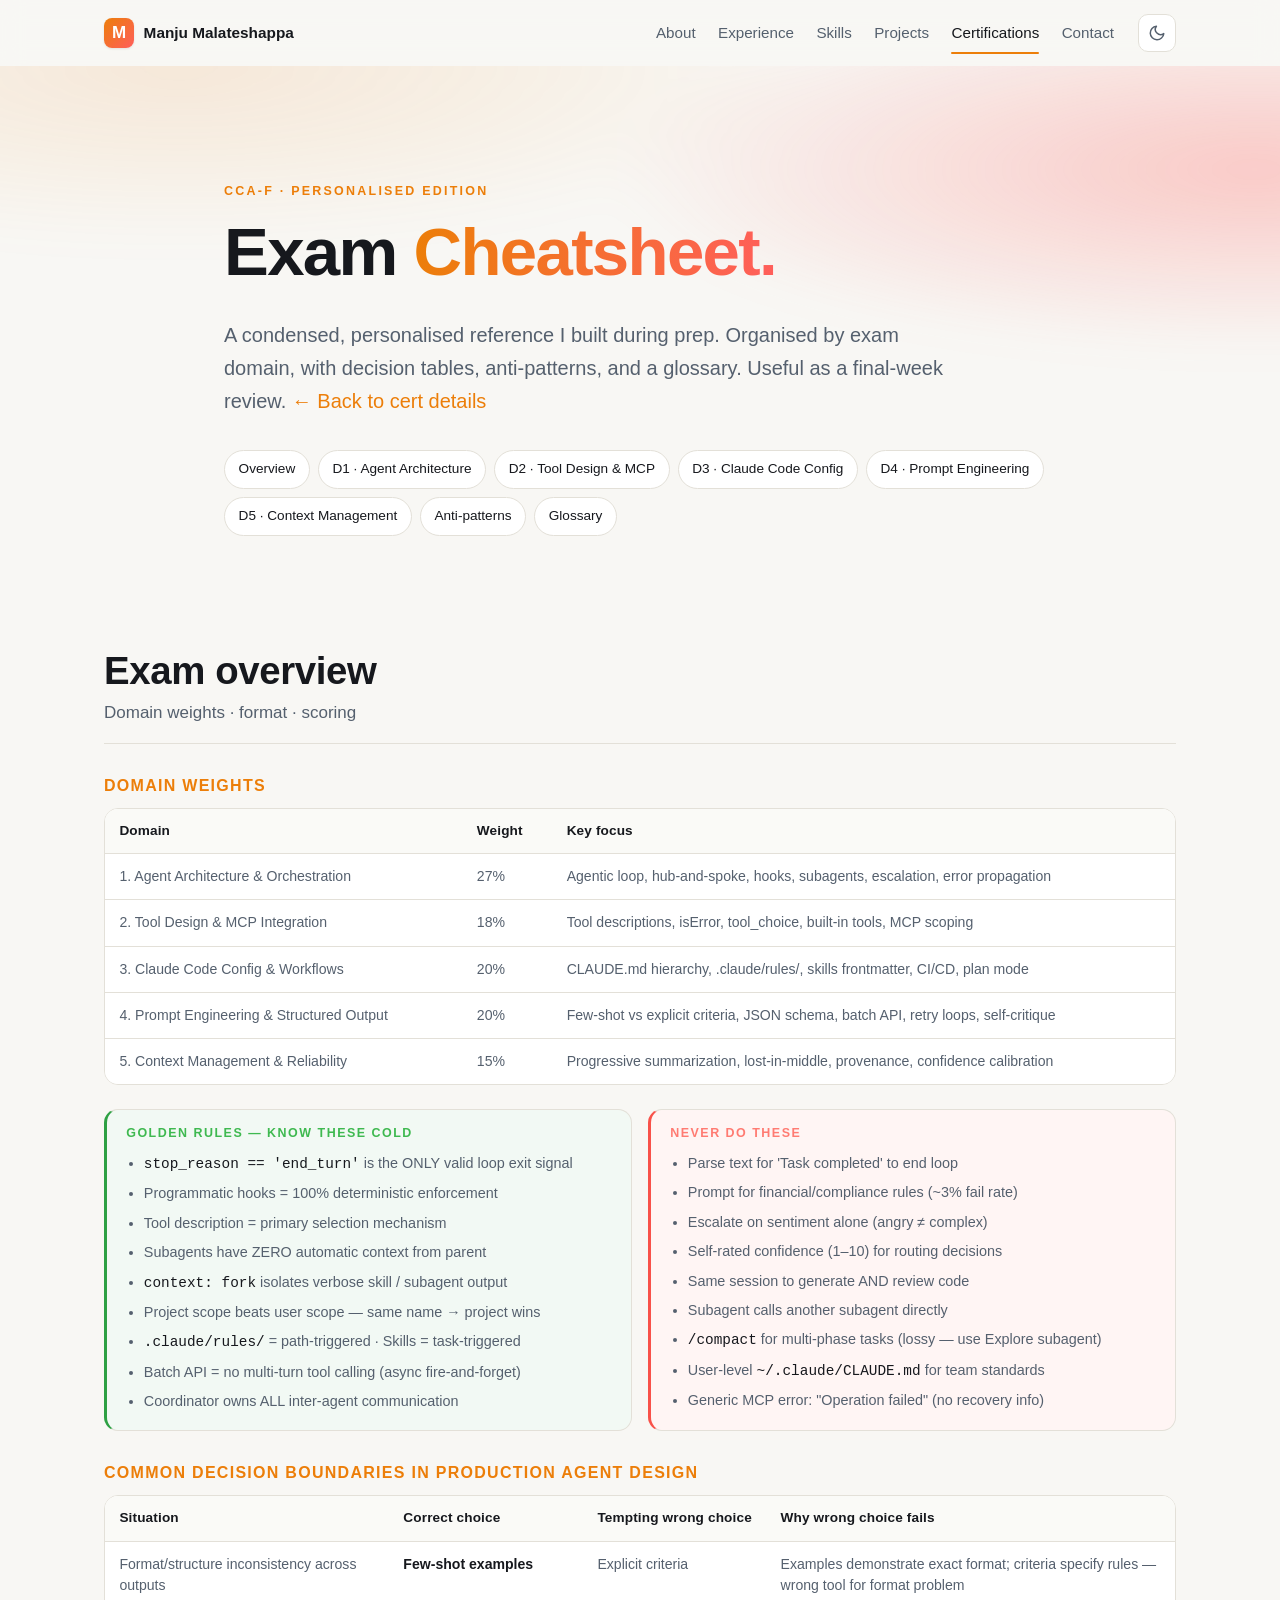
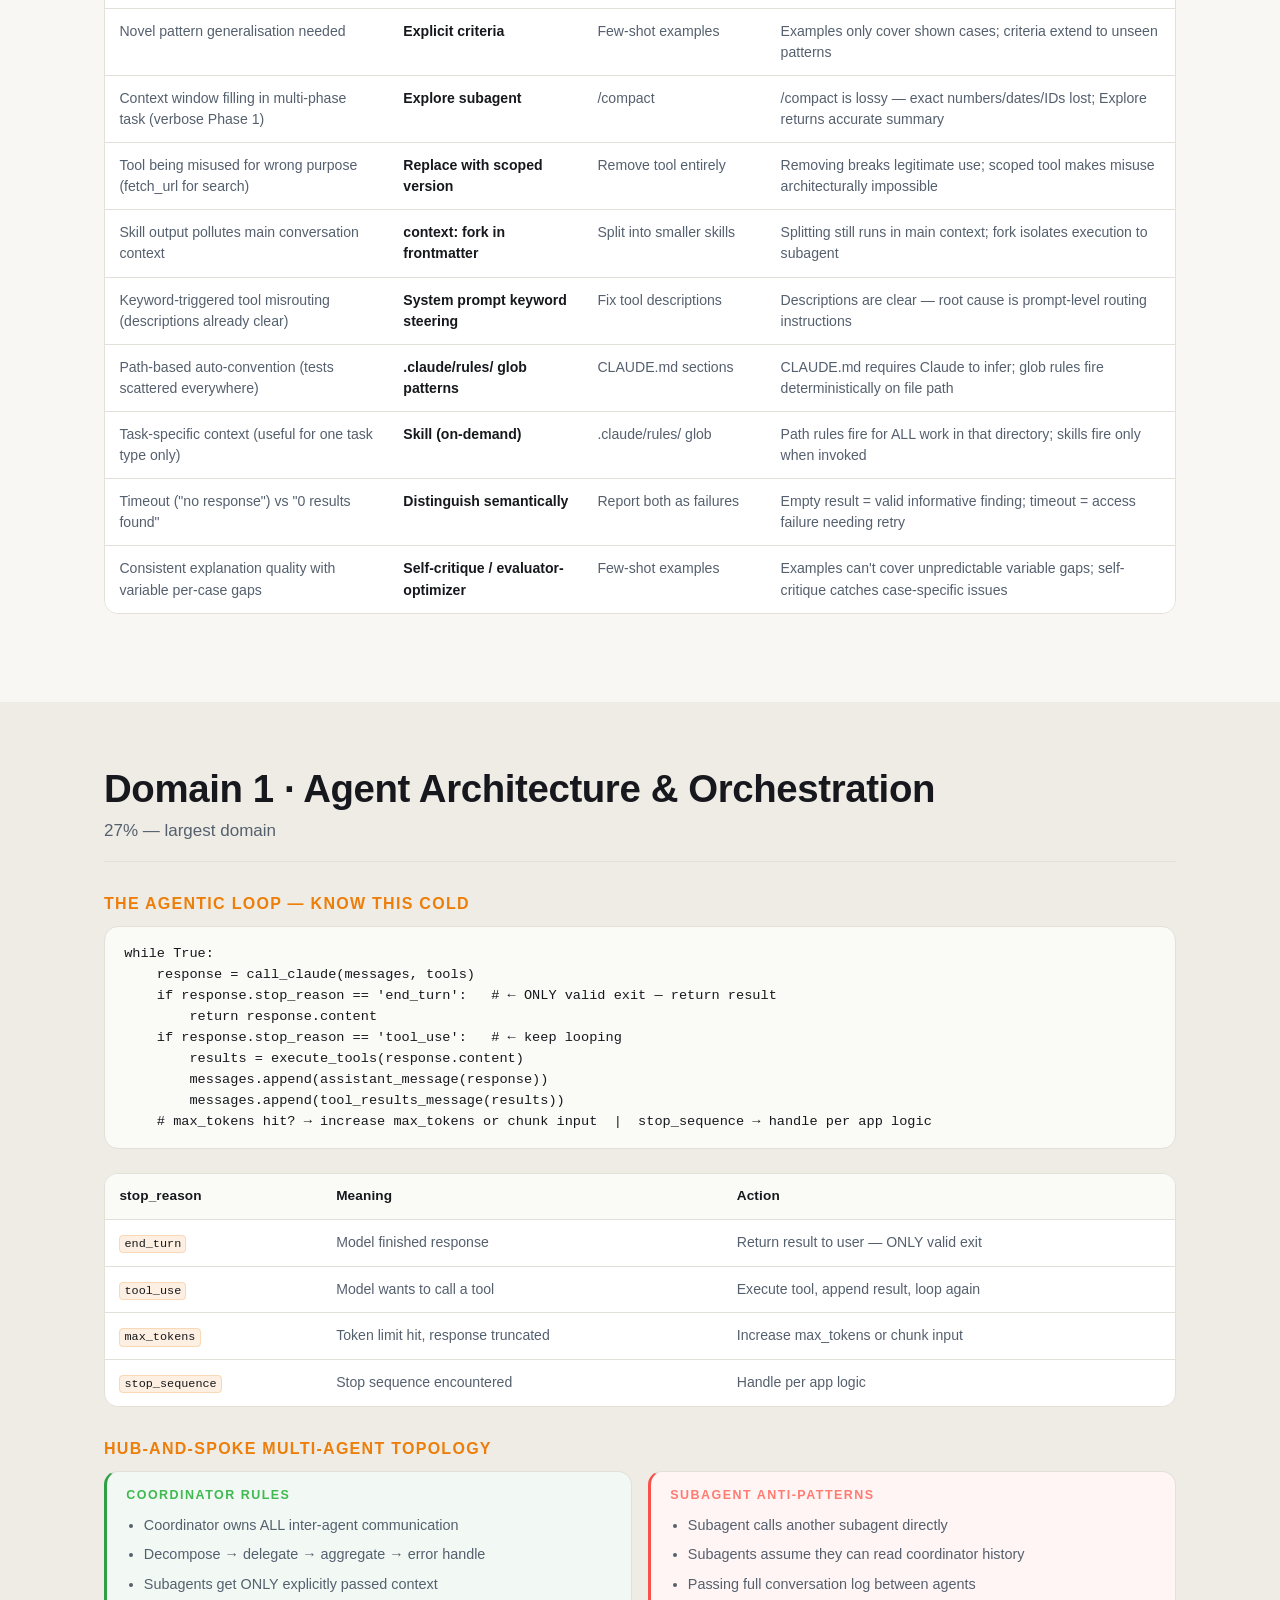
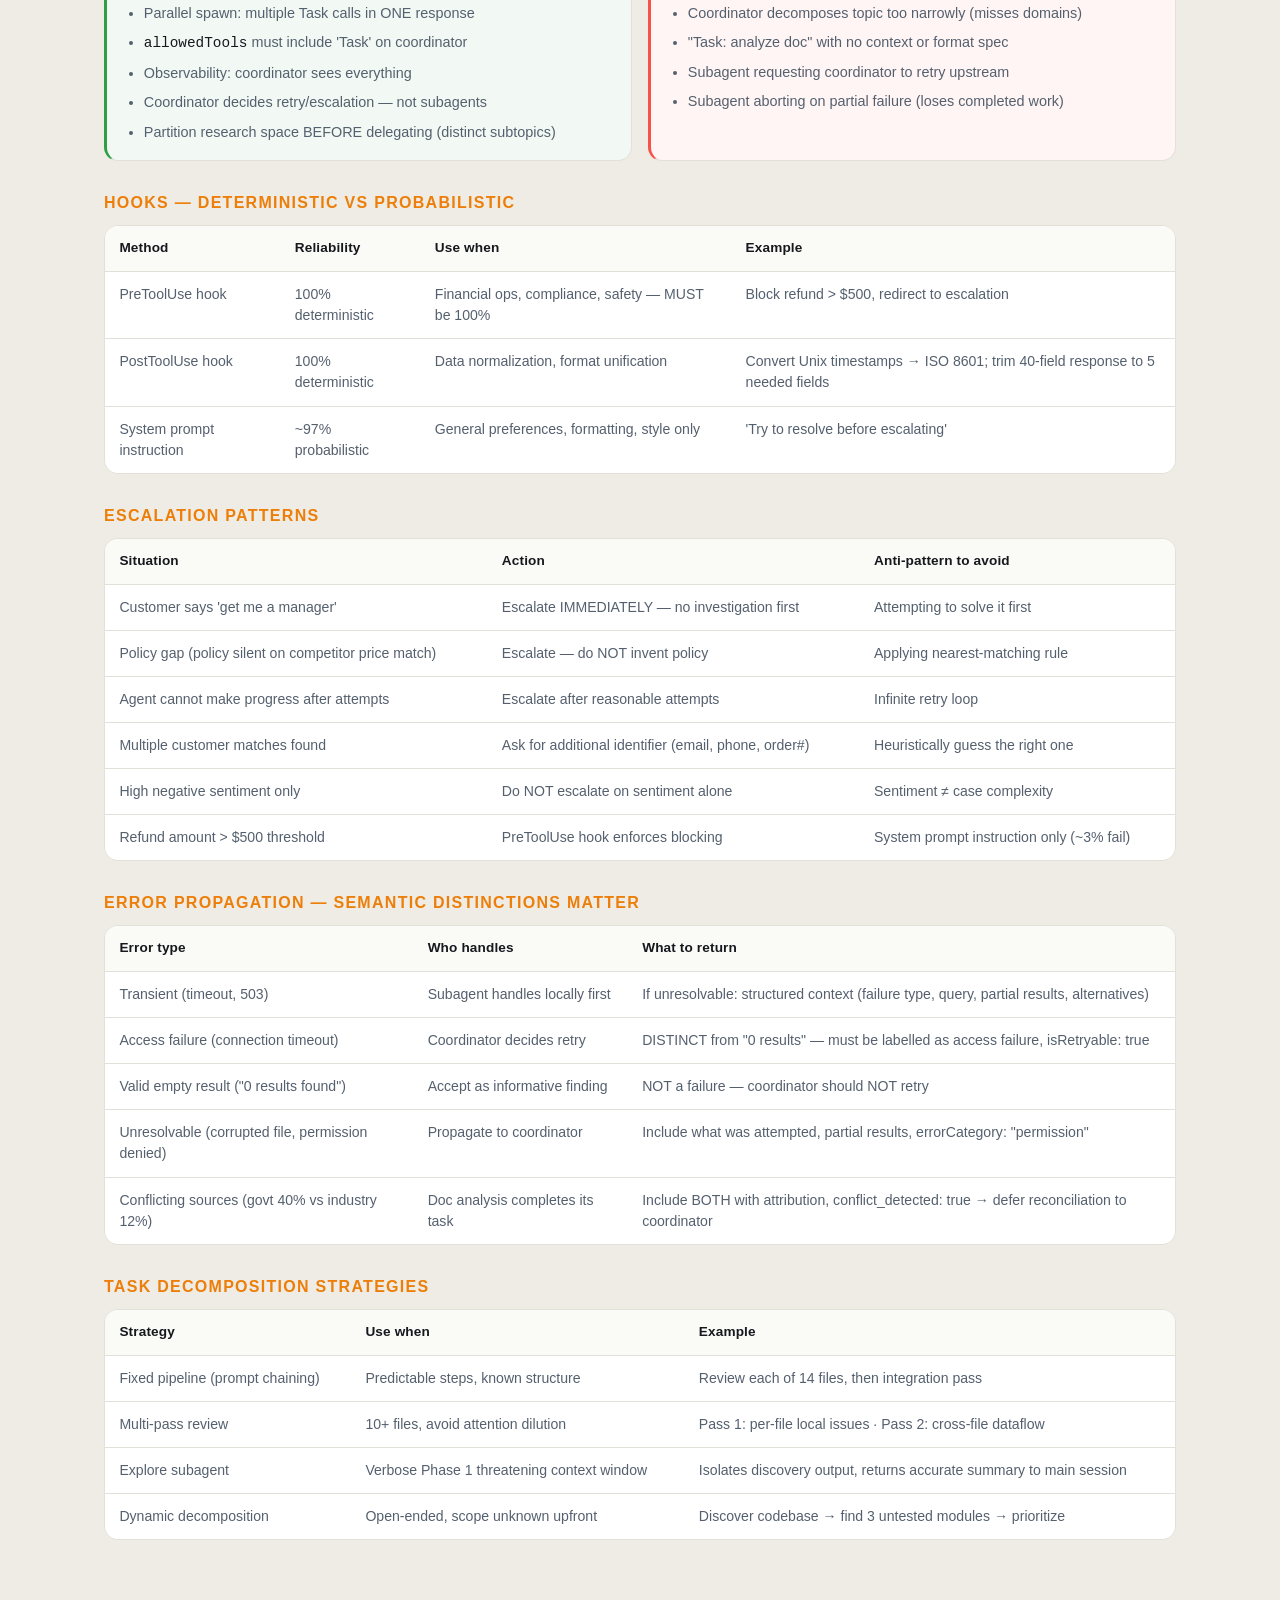
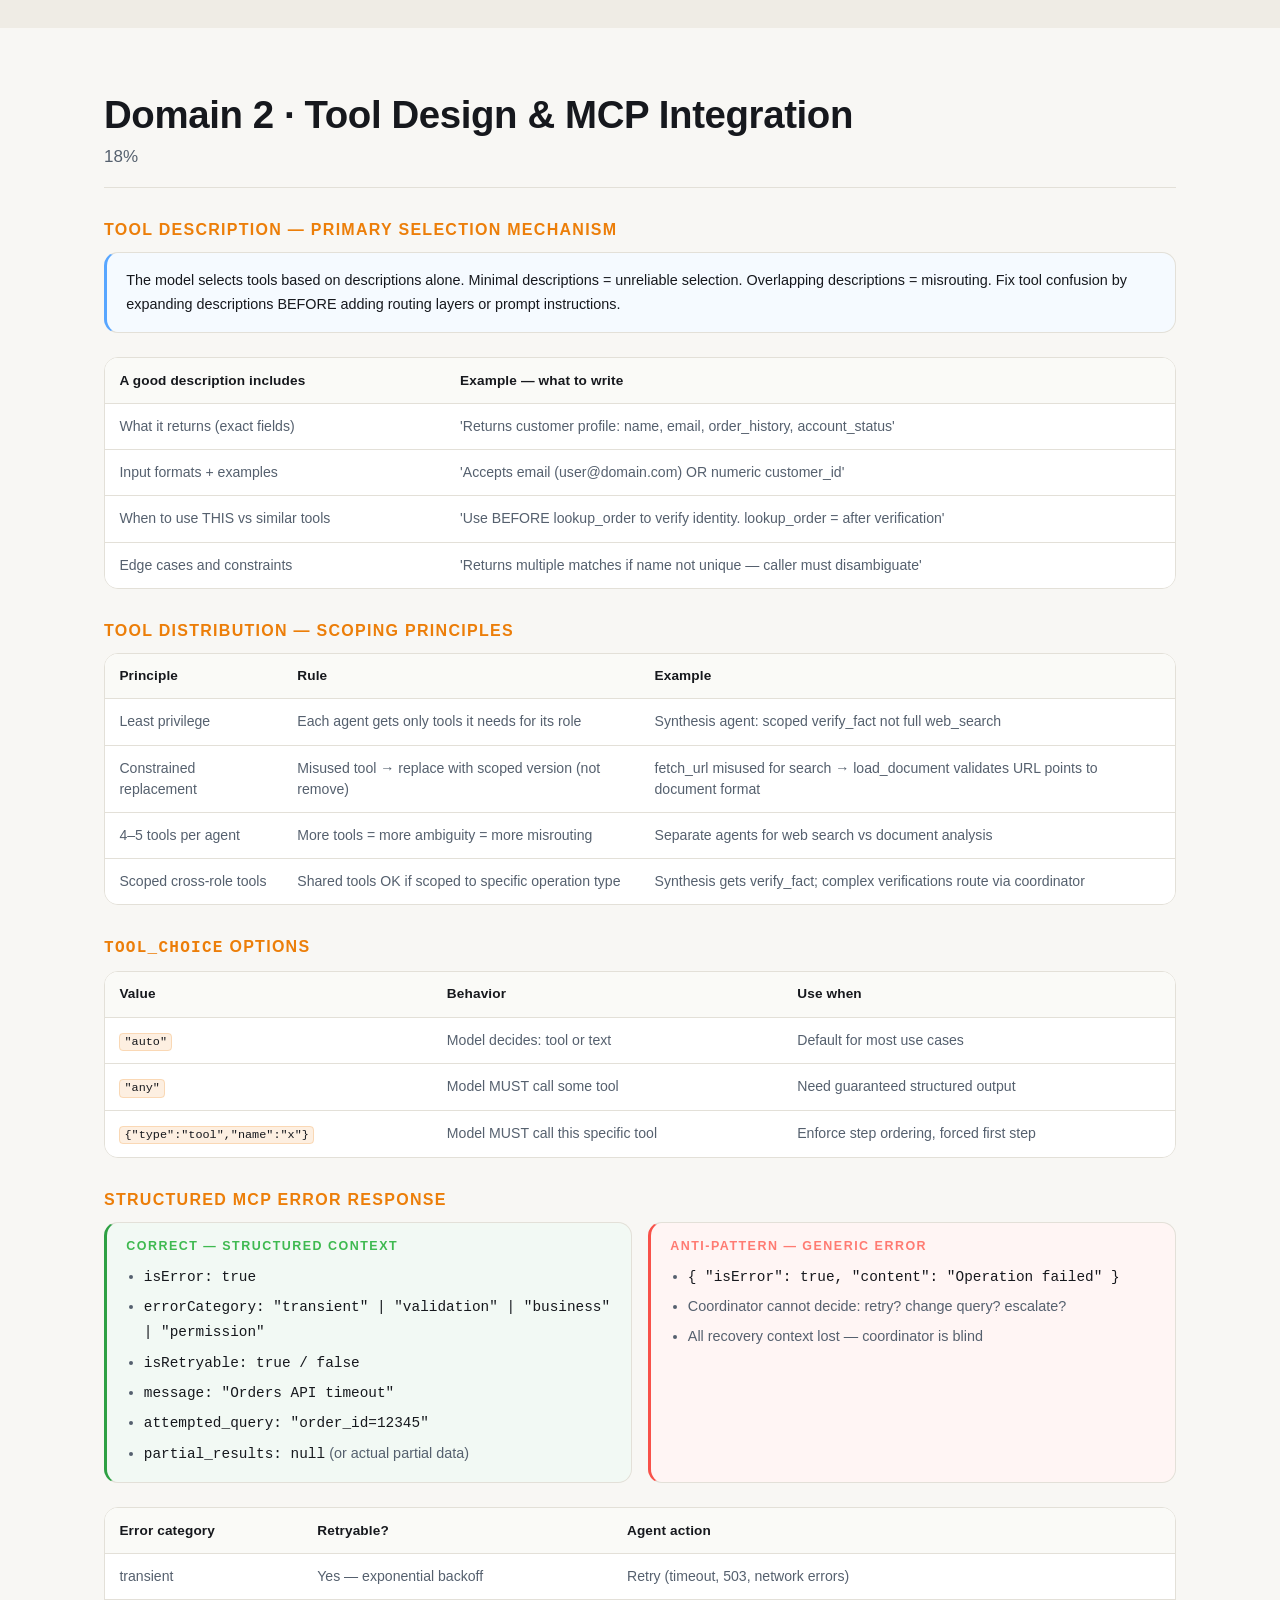
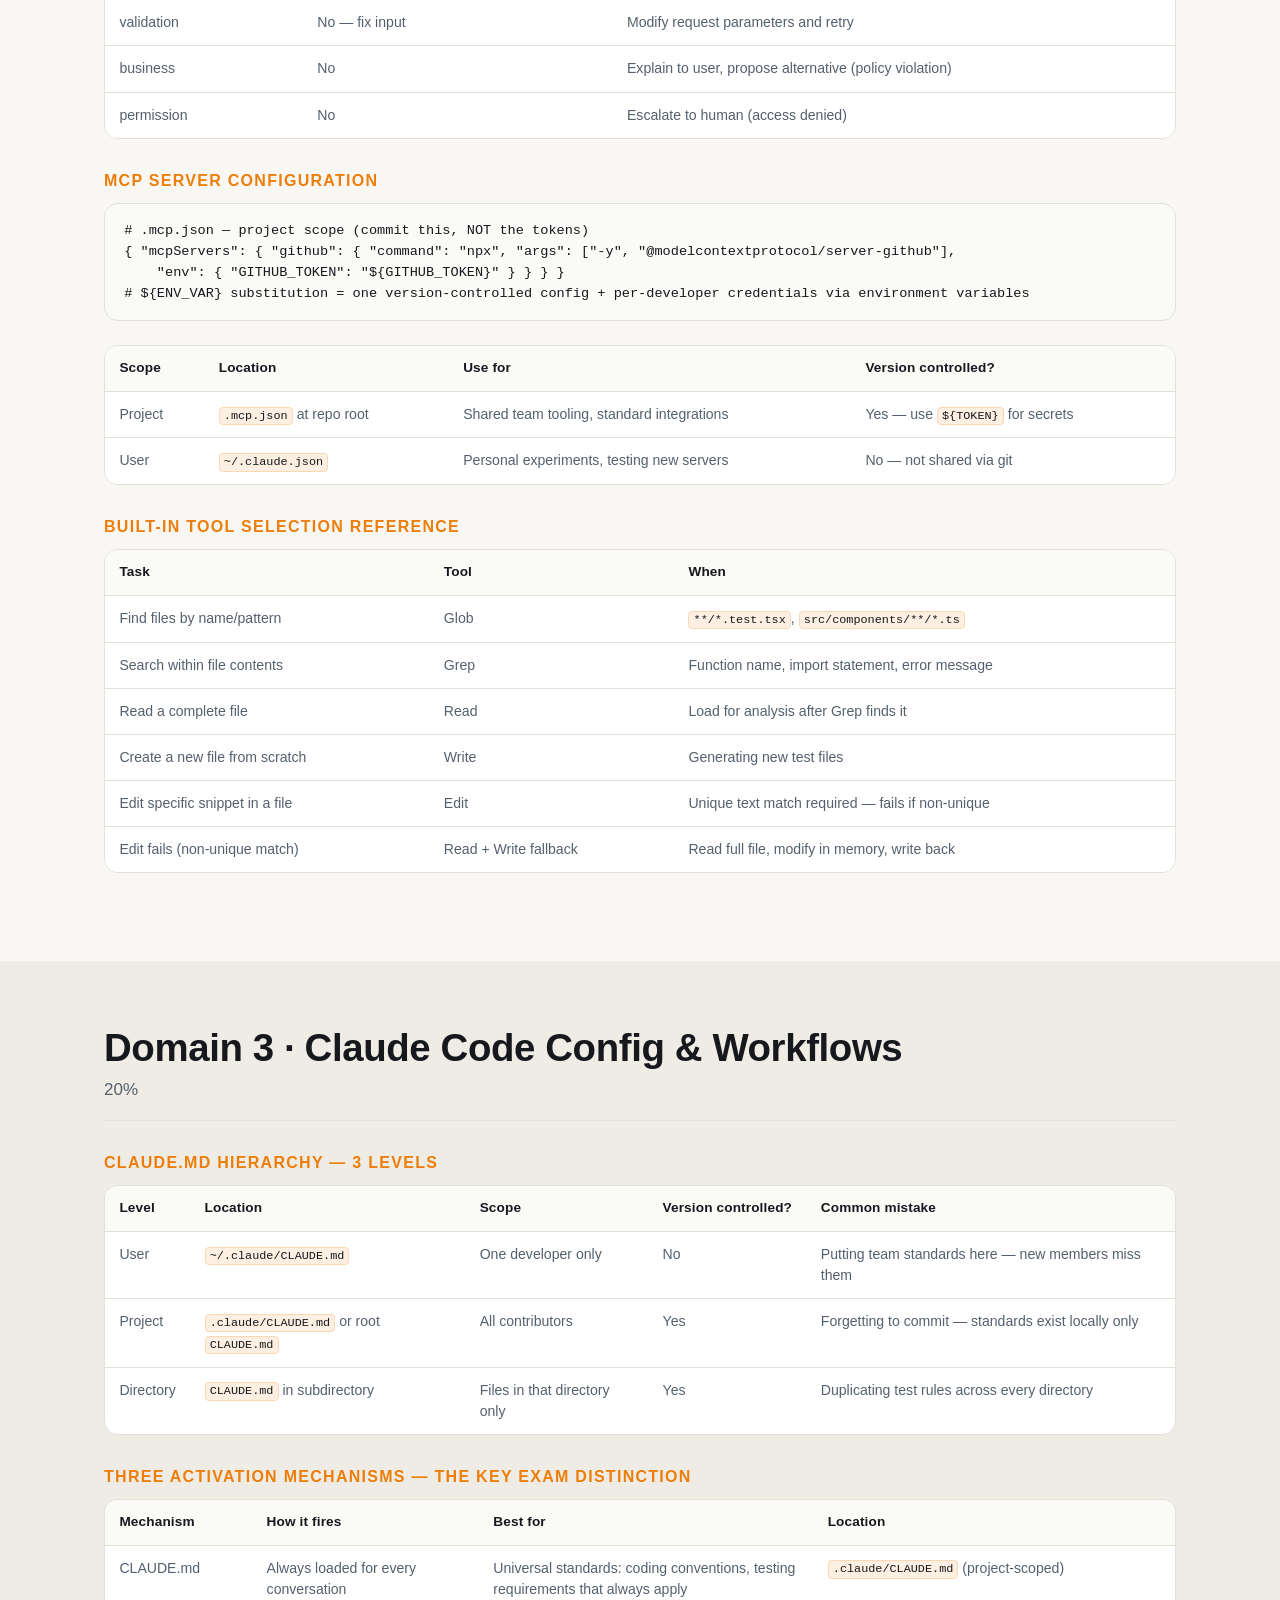
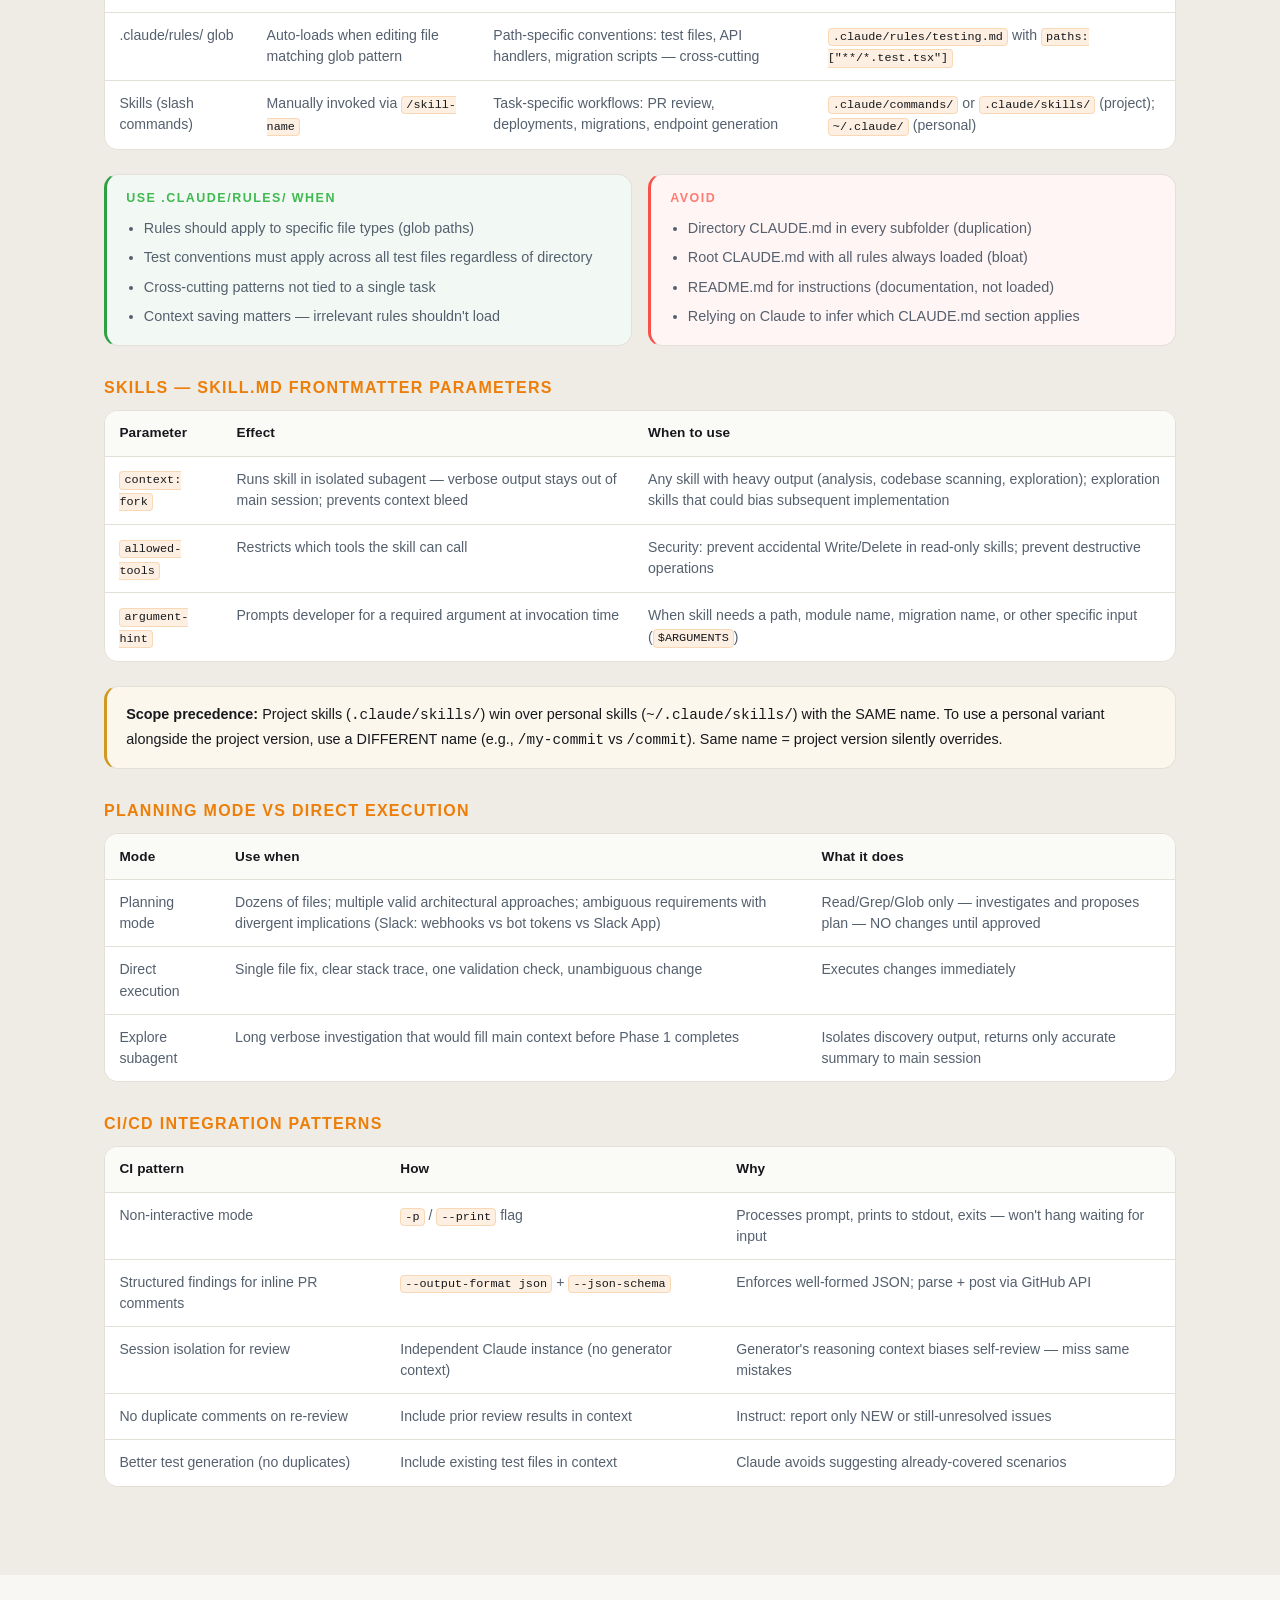
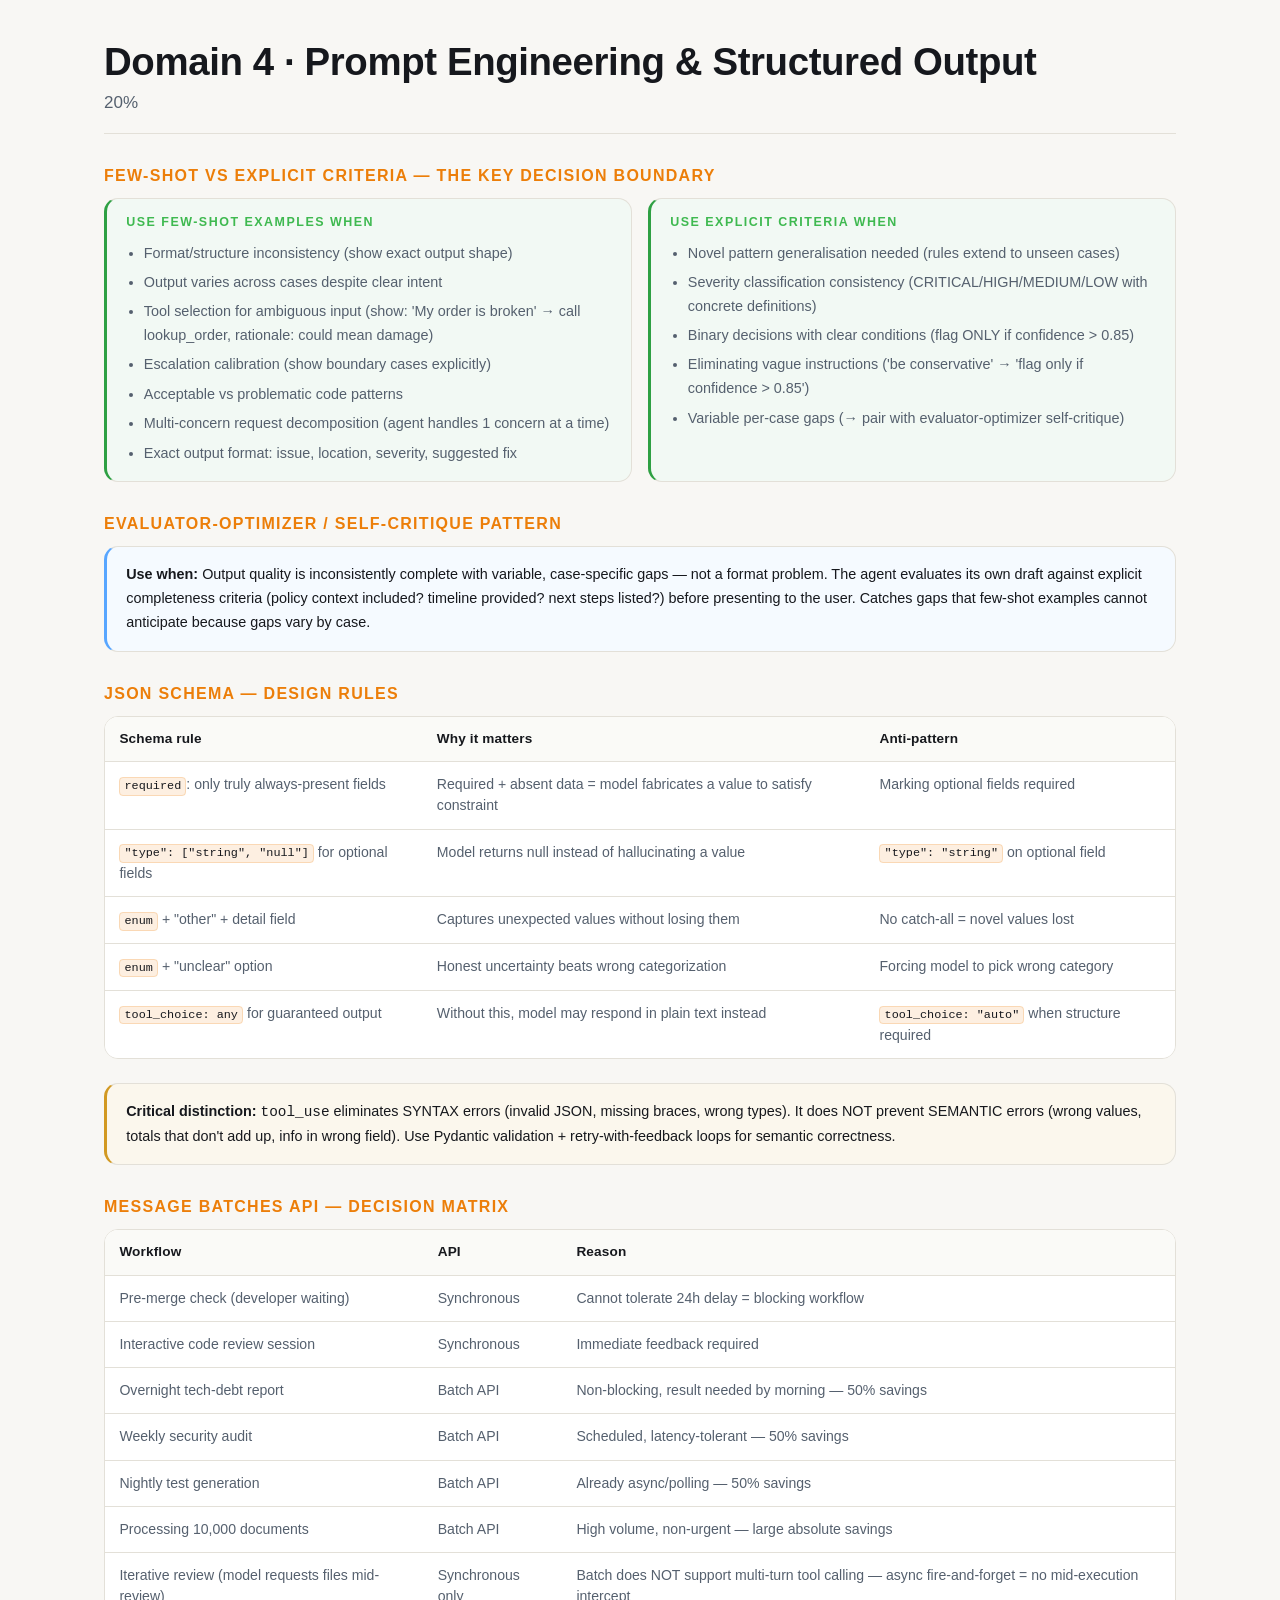
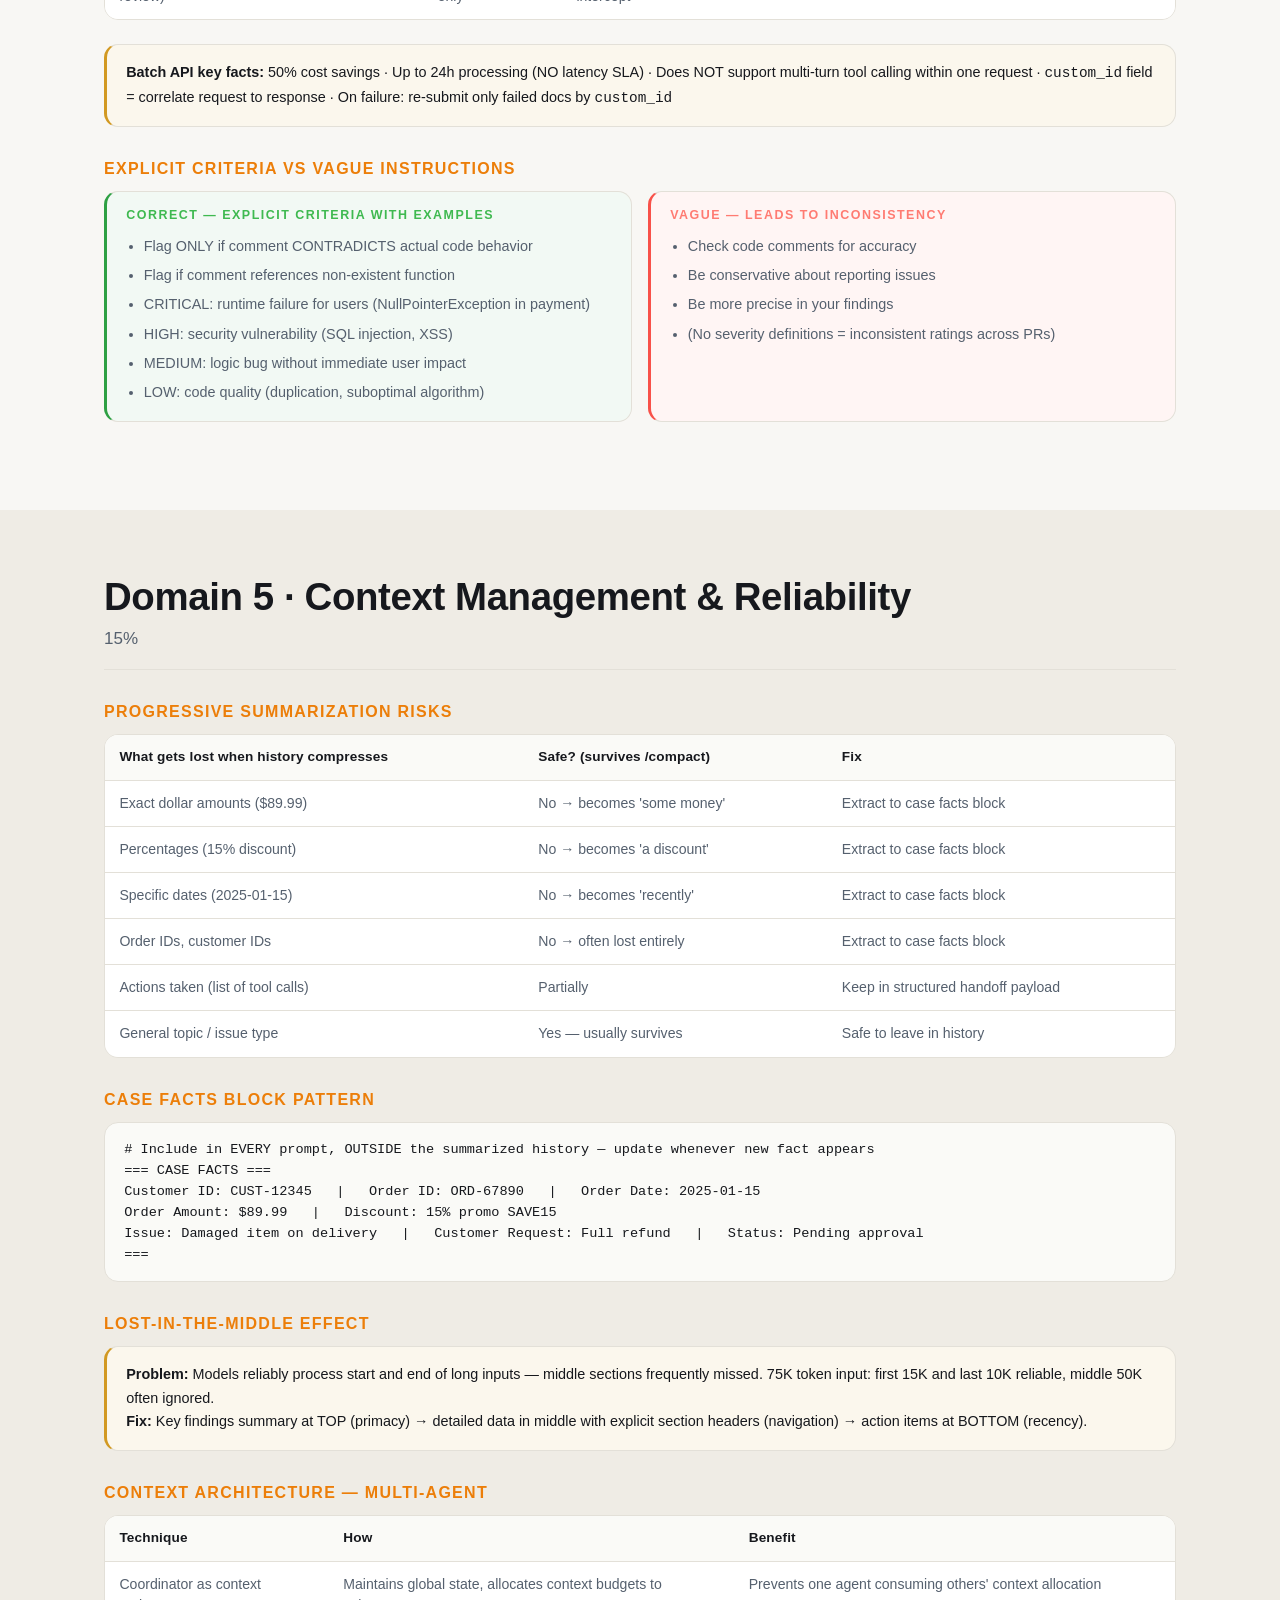
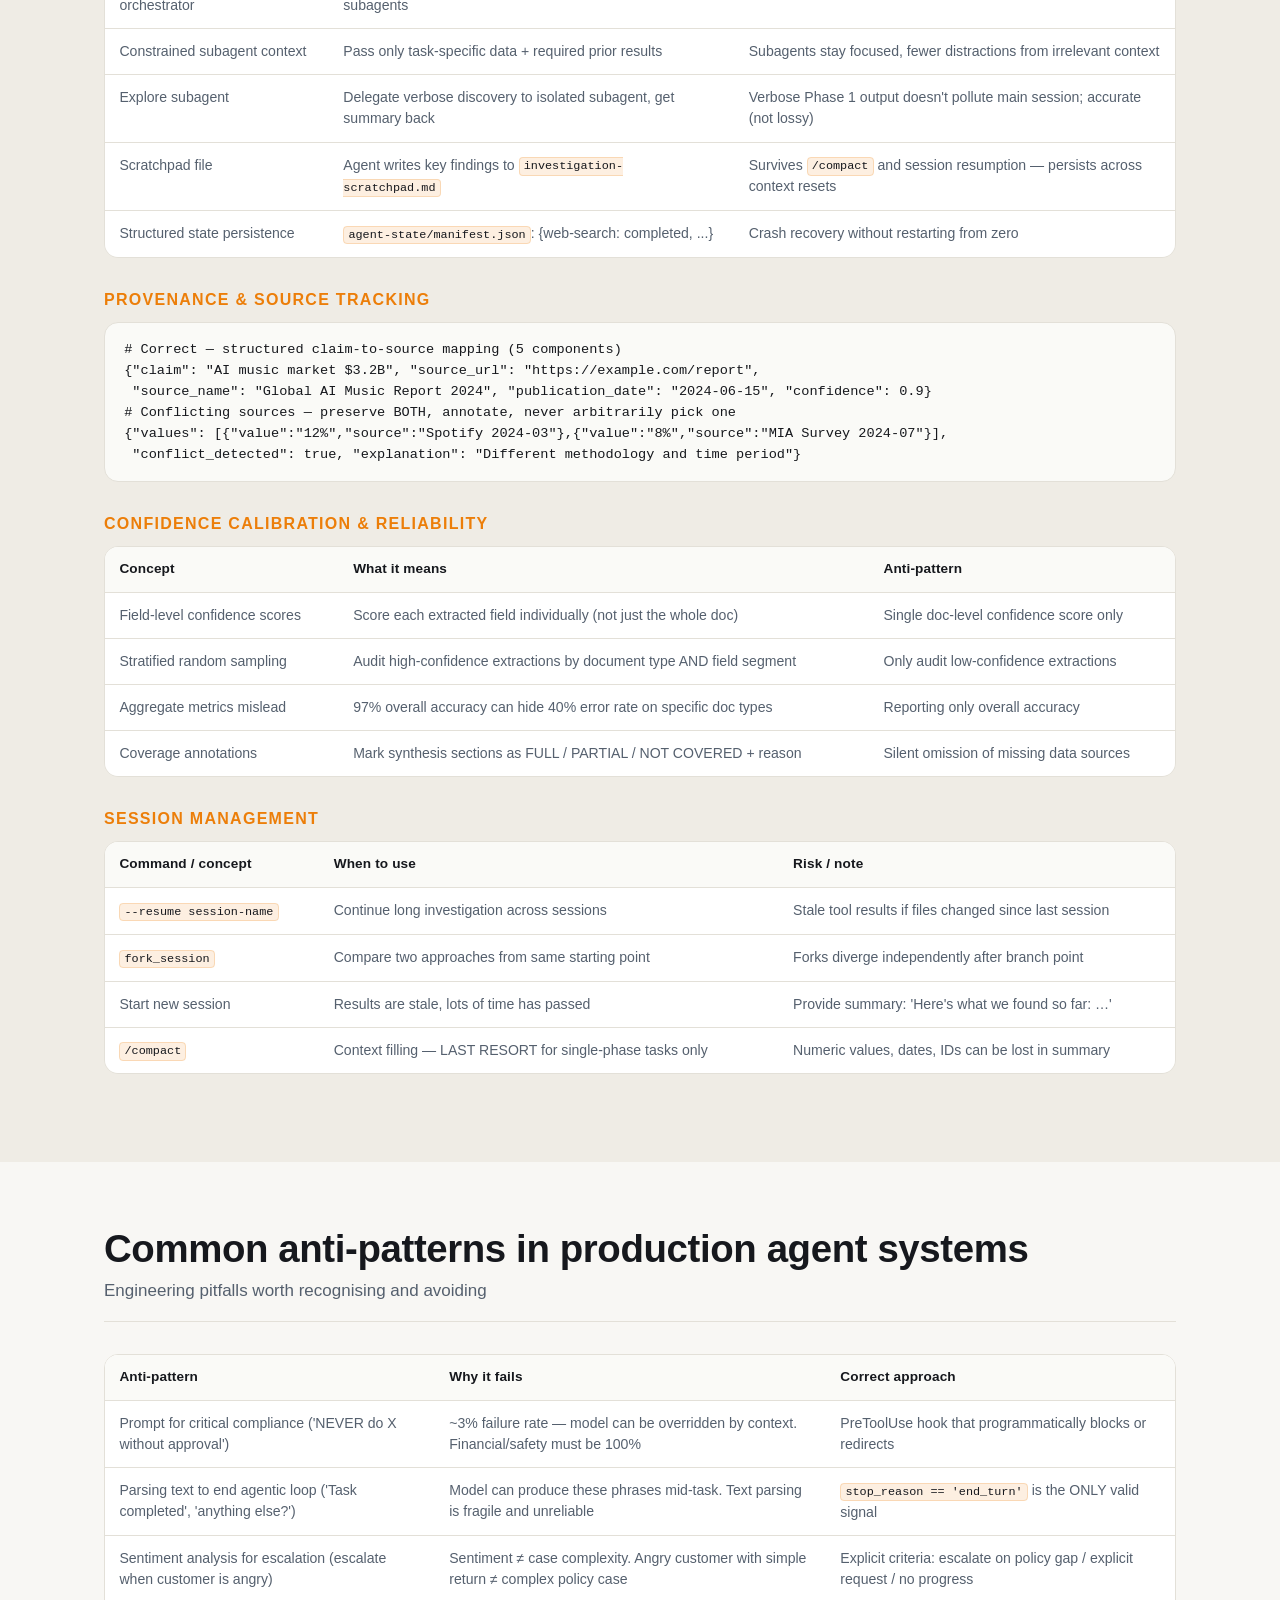
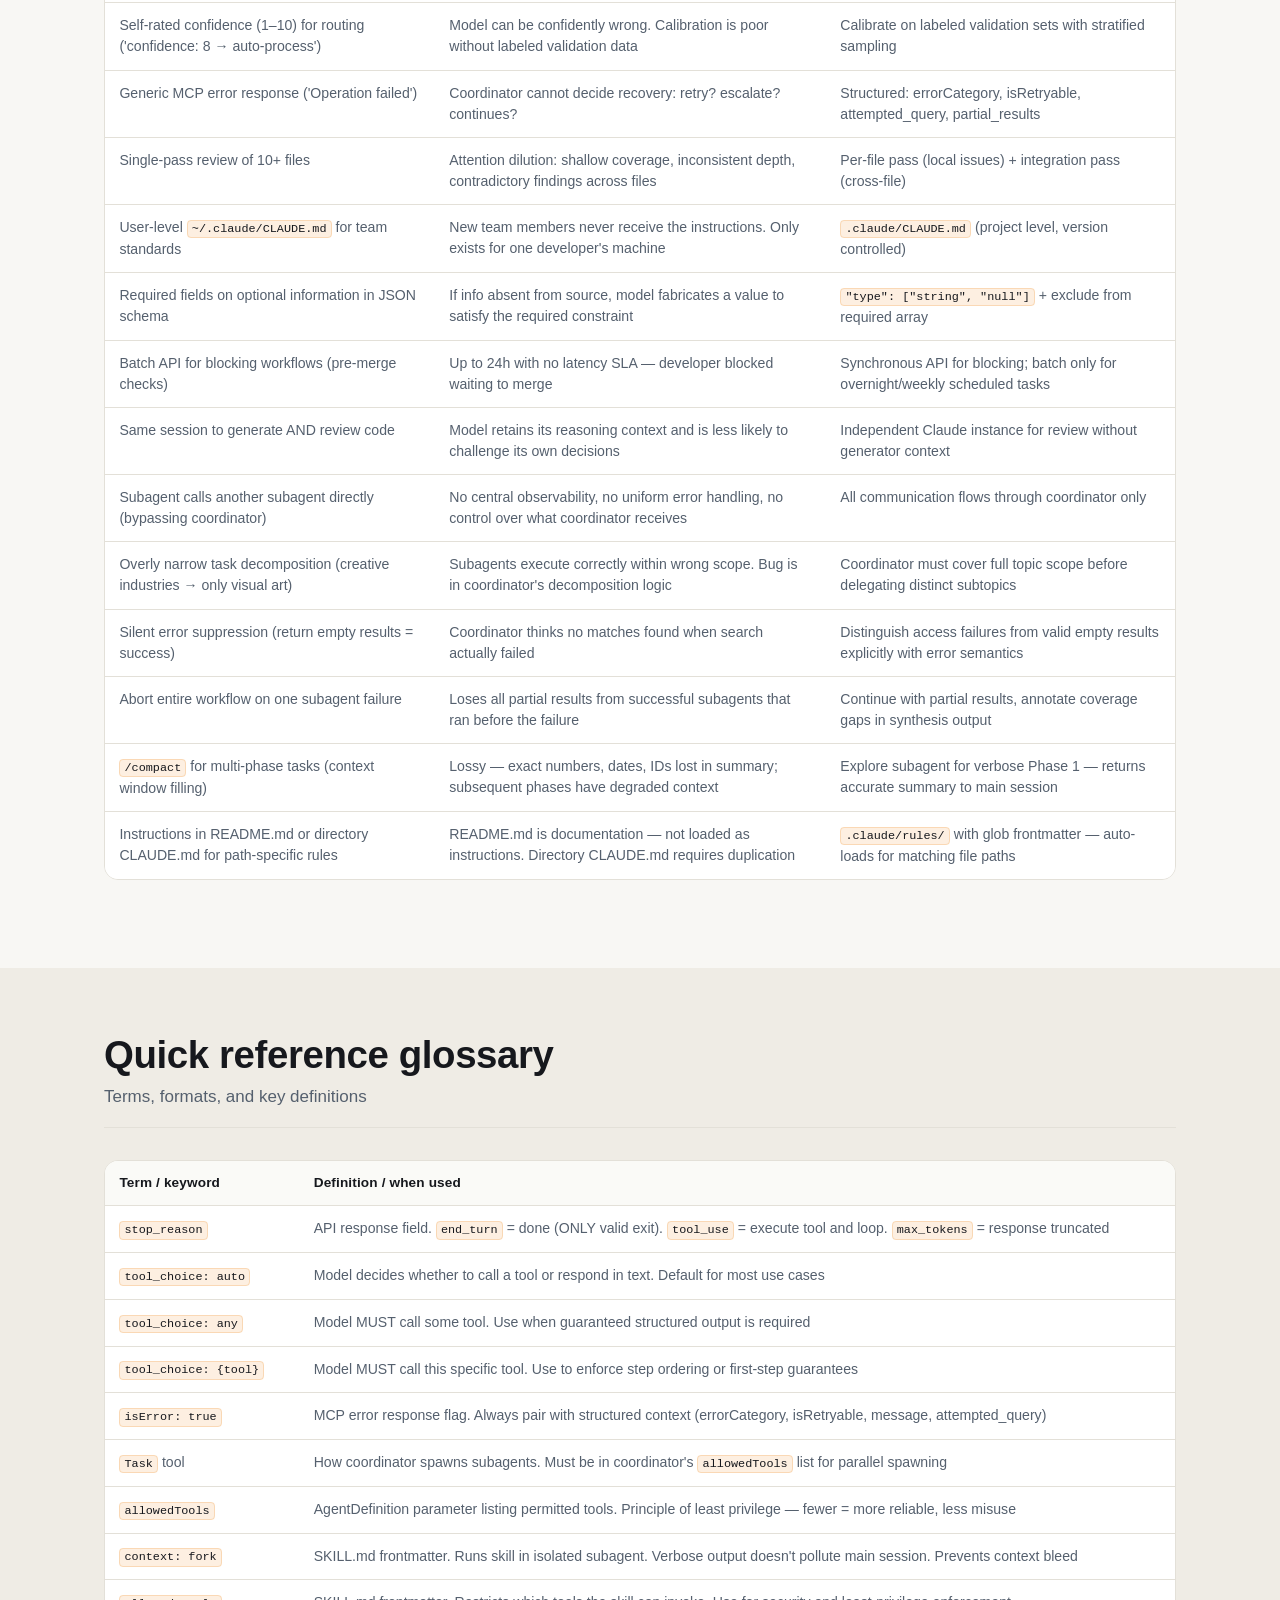
<file: cheatsheet.html>
<!doctype html>
<html lang="en" data-theme="dark">
<head>
  <meta charset="utf-8">
  <meta name="viewport" content="width=device-width, initial-scale=1">
  <title>CCA-F Cheatsheet — Manju Malateshappa</title>
  <meta name="description" content="Personalised exam cheatsheet for the Claude Certified Architect — Foundations exam. Reference notes only.">
  <meta name="author" content="Manju Malateshappa">

  <script>(function(){var t=localStorage.getItem('theme');if(t){document.documentElement.setAttribute('data-theme',t);}else if(window.matchMedia('(prefers-color-scheme: light)').matches){document.documentElement.setAttribute('data-theme','light');}})();</script>
  <link rel="stylesheet" href="styles.css">
  <link rel="icon" href="data:image/svg+xml,%3Csvg xmlns='http://www.w3.org/2000/svg' viewBox='0 0 64 64'%3E%3Crect width='64' height='64' rx='14' fill='%23ec7e09'/%3E%3Ctext x='50%25' y='54%25' font-family='-apple-system,system-ui,sans-serif' font-weight='700' font-size='34' fill='white' text-anchor='middle' dominant-baseline='middle'%3EM%3C/text%3E%3C/svg%3E">

  <!-- Privacy-friendly analytics: no cookies, no personal data -->
  <script data-goatcounter="https://manju.goatcounter.com/count"
          async src="//gc.zgo.at/count.js"></script>
</head>
<body>
  <span id="top" aria-hidden="true"></span>

  <a class="skip-link" href="#main">Skip to content</a>

  <header class="site-header">
    <div class="container nav-row">
      <a class="brand" href="index.html" aria-label="Manju Malateshappa — home">
        <span class="brand-mark">M</span>
        <span class="brand-name">Manju Malateshappa</span>
      </a>
      <nav class="primary-nav" aria-label="Primary">
        <a href="index.html#about">About</a>
        <a href="index.html#experience">Experience</a>
        <a href="index.html#skills">Skills</a>
        <a href="index.html#projects">Projects</a>
        <a href="certifications.html" class="active">Certifications</a>
        <a href="index.html#contact">Contact</a>
      </nav>
      <div class="nav-actions">
        <button id="theme-toggle" class="icon-btn" type="button" aria-label="Toggle theme" title="Toggle theme">
          <svg class="icon-sun" width="18" height="18" viewBox="0 0 24 24" fill="none" stroke="currentColor" stroke-width="2" stroke-linecap="round" stroke-linejoin="round" aria-hidden="true"><circle cx="12" cy="12" r="4"/><path d="M12 2v2M12 20v2M4.93 4.93l1.41 1.41M17.66 17.66l1.41 1.41M2 12h2M20 12h2M4.93 19.07l1.41-1.41M17.66 6.34l1.41-1.41"/></svg>
          <svg class="icon-moon" width="18" height="18" viewBox="0 0 24 24" fill="none" stroke="currentColor" stroke-width="2" stroke-linecap="round" stroke-linejoin="round" aria-hidden="true"><path d="M21 12.79A9 9 0 1 1 11.21 3 7 7 0 0 0 21 12.79z"/></svg>
        </button>
        <button id="menu-toggle" class="icon-btn menu-only" type="button" aria-label="Open menu" aria-expanded="false">
          <svg width="20" height="20" viewBox="0 0 24 24" fill="none" stroke="currentColor" stroke-width="2" stroke-linecap="round" stroke-linejoin="round" aria-hidden="true"><line x1="3" y1="6" x2="21" y2="6"/><line x1="3" y1="12" x2="21" y2="12"/><line x1="3" y1="18" x2="21" y2="18"/></svg>
        </button>
      </div>
    </div>
  </header>

  <main id="main">

    <section class="hero cheatsheet-hero" aria-labelledby="cs-heading">
      <div class="hero-bg" aria-hidden="true"></div>
      <div class="container hero-inner">
        <p class="eyebrow">CCA-F · Personalised Edition</p>
        <h1 id="cs-heading">Exam <span class="grad">Cheatsheet.</span></h1>
        <p class="hero-sub">
          A condensed, personalised reference I built during prep. Organised by exam domain, with decision tables, anti-patterns, and a glossary.
          Useful as a final-week review. <a href="certifications.html#claude-architect">← Back to cert details</a>
        </p>
        <nav class="cs-toc" aria-label="Cheatsheet sections">
          <a href="#overview">Overview</a>
          <a href="#domain-1">D1 · Agent Architecture</a>
          <a href="#domain-2">D2 · Tool Design &amp; MCP</a>
          <a href="#domain-3">D3 · Claude Code Config</a>
          <a href="#domain-4">D4 · Prompt Engineering</a>
          <a href="#domain-5">D5 · Context Management</a>
          <a href="#anti-patterns">Anti-patterns</a>
          <a href="#glossary">Glossary</a>
        </nav>
      </div>
    </section>

    <!-- ============ OVERVIEW ============ -->
    <section id="overview" class="section cs-section">
      <div class="container">
        <header class="cs-section-head">
          <h2>Exam overview</h2>
          <p class="subtle">Domain weights · format · scoring</p>
        </header>

        <h3>Domain weights</h3>
        <div class="table-wrap">
          <table class="cs-table">
            <thead>
              <tr><th>Domain</th><th>Weight</th><th>Key focus</th></tr>
            </thead>
            <tbody>
              <tr><td>1. Agent Architecture &amp; Orchestration</td><td>27%</td><td>Agentic loop, hub-and-spoke, hooks, subagents, escalation, error propagation</td></tr>
              <tr><td>2. Tool Design &amp; MCP Integration</td><td>18%</td><td>Tool descriptions, isError, tool_choice, built-in tools, MCP scoping</td></tr>
              <tr><td>3. Claude Code Config &amp; Workflows</td><td>20%</td><td>CLAUDE.md hierarchy, .claude/rules/, skills frontmatter, CI/CD, plan mode</td></tr>
              <tr><td>4. Prompt Engineering &amp; Structured Output</td><td>20%</td><td>Few-shot vs explicit criteria, JSON schema, batch API, retry loops, self-critique</td></tr>
              <tr><td>5. Context Management &amp; Reliability</td><td>15%</td><td>Progressive summarization, lost-in-middle, provenance, confidence calibration</td></tr>
            </tbody>
          </table>
        </div>

        <div class="cs-callout-grid">
          <div class="cs-callout cs-callout-good">
            <h4>Golden rules — know these cold</h4>
            <ul>
              <li><code>stop_reason == 'end_turn'</code> is the ONLY valid loop exit signal</li>
              <li>Programmatic hooks = 100% deterministic enforcement</li>
              <li>Tool description = primary selection mechanism</li>
              <li>Subagents have ZERO automatic context from parent</li>
              <li><code>context: fork</code> isolates verbose skill / subagent output</li>
              <li>Project scope beats user scope — same name → project wins</li>
              <li><code>.claude/rules/</code> = path-triggered · Skills = task-triggered</li>
              <li>Batch API = no multi-turn tool calling (async fire-and-forget)</li>
              <li>Coordinator owns ALL inter-agent communication</li>
            </ul>
          </div>
          <div class="cs-callout cs-callout-bad">
            <h4>Never do these</h4>
            <ul>
              <li>Parse text for 'Task completed' to end loop</li>
              <li>Prompt for financial/compliance rules (~3% fail rate)</li>
              <li>Escalate on sentiment alone (angry ≠ complex)</li>
              <li>Self-rated confidence (1–10) for routing decisions</li>
              <li>Same session to generate AND review code</li>
              <li>Subagent calls another subagent directly</li>
              <li><code>/compact</code> for multi-phase tasks (lossy — use Explore subagent)</li>
              <li>User-level <code>~/.claude/CLAUDE.md</code> for team standards</li>
              <li>Generic MCP error: "Operation failed" (no recovery info)</li>
            </ul>
          </div>
        </div>

        <h3>Common decision boundaries in production agent design</h3>
        <div class="table-wrap">
          <table class="cs-table">
            <thead>
              <tr>
                <th>Situation</th>
                <th>Correct choice</th>
                <th>Tempting wrong choice</th>
                <th>Why wrong choice fails</th>
              </tr>
            </thead>
            <tbody>
              <tr><td>Format/structure inconsistency across outputs</td><td><strong>Few-shot examples</strong></td><td>Explicit criteria</td><td>Examples demonstrate exact format; criteria specify rules — wrong tool for format problem</td></tr>
              <tr><td>Novel pattern generalisation needed</td><td><strong>Explicit criteria</strong></td><td>Few-shot examples</td><td>Examples only cover shown cases; criteria extend to unseen patterns</td></tr>
              <tr><td>Context window filling in multi-phase task (verbose Phase 1)</td><td><strong>Explore subagent</strong></td><td>/compact</td><td>/compact is lossy — exact numbers/dates/IDs lost; Explore returns accurate summary</td></tr>
              <tr><td>Tool being misused for wrong purpose (fetch_url for search)</td><td><strong>Replace with scoped version</strong></td><td>Remove tool entirely</td><td>Removing breaks legitimate use; scoped tool makes misuse architecturally impossible</td></tr>
              <tr><td>Skill output pollutes main conversation context</td><td><strong>context: fork in frontmatter</strong></td><td>Split into smaller skills</td><td>Splitting still runs in main context; fork isolates execution to subagent</td></tr>
              <tr><td>Keyword-triggered tool misrouting (descriptions already clear)</td><td><strong>System prompt keyword steering</strong></td><td>Fix tool descriptions</td><td>Descriptions are clear — root cause is prompt-level routing instructions</td></tr>
              <tr><td>Path-based auto-convention (tests scattered everywhere)</td><td><strong>.claude/rules/ glob patterns</strong></td><td>CLAUDE.md sections</td><td>CLAUDE.md requires Claude to infer; glob rules fire deterministically on file path</td></tr>
              <tr><td>Task-specific context (useful for one task type only)</td><td><strong>Skill (on-demand)</strong></td><td>.claude/rules/ glob</td><td>Path rules fire for ALL work in that directory; skills fire only when invoked</td></tr>
              <tr><td>Timeout ("no response") vs "0 results found"</td><td><strong>Distinguish semantically</strong></td><td>Report both as failures</td><td>Empty result = valid informative finding; timeout = access failure needing retry</td></tr>
              <tr><td>Consistent explanation quality with variable per-case gaps</td><td><strong>Self-critique / evaluator-optimizer</strong></td><td>Few-shot examples</td><td>Examples can't cover unpredictable variable gaps; self-critique catches case-specific issues</td></tr>
            </tbody>
          </table>
        </div>
      </div>
    </section>

    <!-- ============ DOMAIN 1 ============ -->
    <section id="domain-1" class="section section-alt cs-section">
      <div class="container">
        <header class="cs-section-head">
          <h2>Domain 1 · Agent Architecture &amp; Orchestration</h2>
          <p class="subtle">27% — largest domain</p>
        </header>

        <h3>The agentic loop — know this cold</h3>
        <pre class="cs-code"><code>while True:
    response = call_claude(messages, tools)
    if response.stop_reason == 'end_turn':   # ← ONLY valid exit — return result
        return response.content
    if response.stop_reason == 'tool_use':   # ← keep looping
        results = execute_tools(response.content)
        messages.append(assistant_message(response))
        messages.append(tool_results_message(results))
    # max_tokens hit? → increase max_tokens or chunk input  |  stop_sequence → handle per app logic</code></pre>

        <div class="table-wrap">
          <table class="cs-table">
            <thead><tr><th>stop_reason</th><th>Meaning</th><th>Action</th></tr></thead>
            <tbody>
              <tr><td><code>end_turn</code></td><td>Model finished response</td><td>Return result to user — ONLY valid exit</td></tr>
              <tr><td><code>tool_use</code></td><td>Model wants to call a tool</td><td>Execute tool, append result, loop again</td></tr>
              <tr><td><code>max_tokens</code></td><td>Token limit hit, response truncated</td><td>Increase max_tokens or chunk input</td></tr>
              <tr><td><code>stop_sequence</code></td><td>Stop sequence encountered</td><td>Handle per app logic</td></tr>
            </tbody>
          </table>
        </div>

        <h3>Hub-and-spoke multi-agent topology</h3>
        <div class="cs-callout-grid">
          <div class="cs-callout cs-callout-good">
            <h4>Coordinator rules</h4>
            <ul>
              <li>Coordinator owns ALL inter-agent communication</li>
              <li>Decompose → delegate → aggregate → error handle</li>
              <li>Subagents get ONLY explicitly passed context</li>
              <li>Parallel spawn: multiple Task calls in ONE response</li>
              <li><code>allowedTools</code> must include 'Task' on coordinator</li>
              <li>Observability: coordinator sees everything</li>
              <li>Coordinator decides retry/escalation — not subagents</li>
              <li>Partition research space BEFORE delegating (distinct subtopics)</li>
            </ul>
          </div>
          <div class="cs-callout cs-callout-bad">
            <h4>Subagent anti-patterns</h4>
            <ul>
              <li>Subagent calls another subagent directly</li>
              <li>Subagents assume they can read coordinator history</li>
              <li>Passing full conversation log between agents</li>
              <li>Coordinator decomposes topic too narrowly (misses domains)</li>
              <li>"Task: analyze doc" with no context or format spec</li>
              <li>Subagent requesting coordinator to retry upstream</li>
              <li>Subagent aborting on partial failure (loses completed work)</li>
            </ul>
          </div>
        </div>

        <h3>Hooks — deterministic vs probabilistic</h3>
        <div class="table-wrap">
          <table class="cs-table">
            <thead><tr><th>Method</th><th>Reliability</th><th>Use when</th><th>Example</th></tr></thead>
            <tbody>
              <tr><td>PreToolUse hook</td><td>100% deterministic</td><td>Financial ops, compliance, safety — MUST be 100%</td><td>Block refund &gt; $500, redirect to escalation</td></tr>
              <tr><td>PostToolUse hook</td><td>100% deterministic</td><td>Data normalization, format unification</td><td>Convert Unix timestamps → ISO 8601; trim 40-field response to 5 needed fields</td></tr>
              <tr><td>System prompt instruction</td><td>~97% probabilistic</td><td>General preferences, formatting, style only</td><td>'Try to resolve before escalating'</td></tr>
            </tbody>
          </table>
        </div>

        <h3>Escalation patterns</h3>
        <div class="table-wrap">
          <table class="cs-table">
            <thead><tr><th>Situation</th><th>Action</th><th>Anti-pattern to avoid</th></tr></thead>
            <tbody>
              <tr><td>Customer says 'get me a manager'</td><td>Escalate IMMEDIATELY — no investigation first</td><td>Attempting to solve it first</td></tr>
              <tr><td>Policy gap (policy silent on competitor price match)</td><td>Escalate — do NOT invent policy</td><td>Applying nearest-matching rule</td></tr>
              <tr><td>Agent cannot make progress after attempts</td><td>Escalate after reasonable attempts</td><td>Infinite retry loop</td></tr>
              <tr><td>Multiple customer matches found</td><td>Ask for additional identifier (email, phone, order#)</td><td>Heuristically guess the right one</td></tr>
              <tr><td>High negative sentiment only</td><td>Do NOT escalate on sentiment alone</td><td>Sentiment ≠ case complexity</td></tr>
              <tr><td>Refund amount &gt; $500 threshold</td><td>PreToolUse hook enforces blocking</td><td>System prompt instruction only (~3% fail)</td></tr>
            </tbody>
          </table>
        </div>

        <h3>Error propagation — semantic distinctions matter</h3>
        <div class="table-wrap">
          <table class="cs-table">
            <thead><tr><th>Error type</th><th>Who handles</th><th>What to return</th></tr></thead>
            <tbody>
              <tr><td>Transient (timeout, 503)</td><td>Subagent handles locally first</td><td>If unresolvable: structured context (failure type, query, partial results, alternatives)</td></tr>
              <tr><td>Access failure (connection timeout)</td><td>Coordinator decides retry</td><td>DISTINCT from "0 results" — must be labelled as access failure, isRetryable: true</td></tr>
              <tr><td>Valid empty result ("0 results found")</td><td>Accept as informative finding</td><td>NOT a failure — coordinator should NOT retry</td></tr>
              <tr><td>Unresolvable (corrupted file, permission denied)</td><td>Propagate to coordinator</td><td>Include what was attempted, partial results, errorCategory: "permission"</td></tr>
              <tr><td>Conflicting sources (govt 40% vs industry 12%)</td><td>Doc analysis completes its task</td><td>Include BOTH with attribution, conflict_detected: true → defer reconciliation to coordinator</td></tr>
            </tbody>
          </table>
        </div>

        <h3>Task decomposition strategies</h3>
        <div class="table-wrap">
          <table class="cs-table">
            <thead><tr><th>Strategy</th><th>Use when</th><th>Example</th></tr></thead>
            <tbody>
              <tr><td>Fixed pipeline (prompt chaining)</td><td>Predictable steps, known structure</td><td>Review each of 14 files, then integration pass</td></tr>
              <tr><td>Multi-pass review</td><td>10+ files, avoid attention dilution</td><td>Pass 1: per-file local issues · Pass 2: cross-file dataflow</td></tr>
              <tr><td>Explore subagent</td><td>Verbose Phase 1 threatening context window</td><td>Isolates discovery output, returns accurate summary to main session</td></tr>
              <tr><td>Dynamic decomposition</td><td>Open-ended, scope unknown upfront</td><td>Discover codebase → find 3 untested modules → prioritize</td></tr>
            </tbody>
          </table>
        </div>
      </div>
    </section>

    <!-- ============ DOMAIN 2 ============ -->
    <section id="domain-2" class="section cs-section">
      <div class="container">
        <header class="cs-section-head">
          <h2>Domain 2 · Tool Design &amp; MCP Integration</h2>
          <p class="subtle">18%</p>
        </header>

        <h3>Tool description — primary selection mechanism</h3>
        <div class="cs-callout cs-callout-info">
          The model selects tools based on descriptions alone. Minimal descriptions = unreliable selection. Overlapping descriptions = misrouting. Fix tool confusion by expanding descriptions BEFORE adding routing layers or prompt instructions.
        </div>
        <div class="table-wrap">
          <table class="cs-table">
            <thead><tr><th>A good description includes</th><th>Example — what to write</th></tr></thead>
            <tbody>
              <tr><td>What it returns (exact fields)</td><td>'Returns customer profile: name, email, order_history, account_status'</td></tr>
              <tr><td>Input formats + examples</td><td>'Accepts email (user@domain.com) OR numeric customer_id'</td></tr>
              <tr><td>When to use THIS vs similar tools</td><td>'Use BEFORE lookup_order to verify identity. lookup_order = after verification'</td></tr>
              <tr><td>Edge cases and constraints</td><td>'Returns multiple matches if name not unique — caller must disambiguate'</td></tr>
            </tbody>
          </table>
        </div>

        <h3>Tool distribution — scoping principles</h3>
        <div class="table-wrap">
          <table class="cs-table">
            <thead><tr><th>Principle</th><th>Rule</th><th>Example</th></tr></thead>
            <tbody>
              <tr><td>Least privilege</td><td>Each agent gets only tools it needs for its role</td><td>Synthesis agent: scoped verify_fact not full web_search</td></tr>
              <tr><td>Constrained replacement</td><td>Misused tool → replace with scoped version (not remove)</td><td>fetch_url misused for search → load_document validates URL points to document format</td></tr>
              <tr><td>4–5 tools per agent</td><td>More tools = more ambiguity = more misrouting</td><td>Separate agents for web search vs document analysis</td></tr>
              <tr><td>Scoped cross-role tools</td><td>Shared tools OK if scoped to specific operation type</td><td>Synthesis gets verify_fact; complex verifications route via coordinator</td></tr>
            </tbody>
          </table>
        </div>

        <h3><code>tool_choice</code> options</h3>
        <div class="table-wrap">
          <table class="cs-table">
            <thead><tr><th>Value</th><th>Behavior</th><th>Use when</th></tr></thead>
            <tbody>
              <tr><td><code>"auto"</code></td><td>Model decides: tool or text</td><td>Default for most use cases</td></tr>
              <tr><td><code>"any"</code></td><td>Model MUST call some tool</td><td>Need guaranteed structured output</td></tr>
              <tr><td><code>{"type":"tool","name":"x"}</code></td><td>Model MUST call this specific tool</td><td>Enforce step ordering, forced first step</td></tr>
            </tbody>
          </table>
        </div>

        <h3>Structured MCP error response</h3>
        <div class="cs-callout-grid">
          <div class="cs-callout cs-callout-good">
            <h4>Correct — structured context</h4>
            <ul>
              <li><code>isError: true</code></li>
              <li><code>errorCategory: "transient" | "validation" | "business" | "permission"</code></li>
              <li><code>isRetryable: true / false</code></li>
              <li><code>message: "Orders API timeout"</code></li>
              <li><code>attempted_query: "order_id=12345"</code></li>
              <li><code>partial_results: null</code> (or actual partial data)</li>
            </ul>
          </div>
          <div class="cs-callout cs-callout-bad">
            <h4>Anti-pattern — generic error</h4>
            <ul>
              <li><code>{ "isError": true, "content": "Operation failed" }</code></li>
              <li>Coordinator cannot decide: retry? change query? escalate?</li>
              <li>All recovery context lost — coordinator is blind</li>
            </ul>
          </div>
        </div>
        <div class="table-wrap">
          <table class="cs-table">
            <thead><tr><th>Error category</th><th>Retryable?</th><th>Agent action</th></tr></thead>
            <tbody>
              <tr><td>transient</td><td>Yes — exponential backoff</td><td>Retry (timeout, 503, network errors)</td></tr>
              <tr><td>validation</td><td>No — fix input</td><td>Modify request parameters and retry</td></tr>
              <tr><td>business</td><td>No</td><td>Explain to user, propose alternative (policy violation)</td></tr>
              <tr><td>permission</td><td>No</td><td>Escalate to human (access denied)</td></tr>
            </tbody>
          </table>
        </div>

        <h3>MCP server configuration</h3>
        <pre class="cs-code"><code># .mcp.json — project scope (commit this, NOT the tokens)
{ "mcpServers": { "github": { "command": "npx", "args": ["-y", "@modelcontextprotocol/server-github"],
    "env": { "GITHUB_TOKEN": "${GITHUB_TOKEN}" } } } }
# ${ENV_VAR} substitution = one version-controlled config + per-developer credentials via environment variables</code></pre>
        <div class="table-wrap">
          <table class="cs-table">
            <thead><tr><th>Scope</th><th>Location</th><th>Use for</th><th>Version controlled?</th></tr></thead>
            <tbody>
              <tr><td>Project</td><td><code>.mcp.json</code> at repo root</td><td>Shared team tooling, standard integrations</td><td>Yes — use <code>${TOKEN}</code> for secrets</td></tr>
              <tr><td>User</td><td><code>~/.claude.json</code></td><td>Personal experiments, testing new servers</td><td>No — not shared via git</td></tr>
            </tbody>
          </table>
        </div>

        <h3>Built-in tool selection reference</h3>
        <div class="table-wrap">
          <table class="cs-table">
            <thead><tr><th>Task</th><th>Tool</th><th>When</th></tr></thead>
            <tbody>
              <tr><td>Find files by name/pattern</td><td>Glob</td><td><code>**/*.test.tsx</code>, <code>src/components/**/*.ts</code></td></tr>
              <tr><td>Search within file contents</td><td>Grep</td><td>Function name, import statement, error message</td></tr>
              <tr><td>Read a complete file</td><td>Read</td><td>Load for analysis after Grep finds it</td></tr>
              <tr><td>Create a new file from scratch</td><td>Write</td><td>Generating new test files</td></tr>
              <tr><td>Edit specific snippet in a file</td><td>Edit</td><td>Unique text match required — fails if non-unique</td></tr>
              <tr><td>Edit fails (non-unique match)</td><td>Read + Write fallback</td><td>Read full file, modify in memory, write back</td></tr>
            </tbody>
          </table>
        </div>
      </div>
    </section>

    <!-- ============ DOMAIN 3 ============ -->
    <section id="domain-3" class="section section-alt cs-section">
      <div class="container">
        <header class="cs-section-head">
          <h2>Domain 3 · Claude Code Config &amp; Workflows</h2>
          <p class="subtle">20%</p>
        </header>

        <h3>CLAUDE.md hierarchy — 3 levels</h3>
        <div class="table-wrap">
          <table class="cs-table">
            <thead><tr><th>Level</th><th>Location</th><th>Scope</th><th>Version controlled?</th><th>Common mistake</th></tr></thead>
            <tbody>
              <tr><td>User</td><td><code>~/.claude/CLAUDE.md</code></td><td>One developer only</td><td>No</td><td>Putting team standards here — new members miss them</td></tr>
              <tr><td>Project</td><td><code>.claude/CLAUDE.md</code> or root <code>CLAUDE.md</code></td><td>All contributors</td><td>Yes</td><td>Forgetting to commit — standards exist locally only</td></tr>
              <tr><td>Directory</td><td><code>CLAUDE.md</code> in subdirectory</td><td>Files in that directory only</td><td>Yes</td><td>Duplicating test rules across every directory</td></tr>
            </tbody>
          </table>
        </div>

        <h3>Three activation mechanisms — the key exam distinction</h3>
        <div class="table-wrap">
          <table class="cs-table">
            <thead><tr><th>Mechanism</th><th>How it fires</th><th>Best for</th><th>Location</th></tr></thead>
            <tbody>
              <tr><td>CLAUDE.md</td><td>Always loaded for every conversation</td><td>Universal standards: coding conventions, testing requirements that always apply</td><td><code>.claude/CLAUDE.md</code> (project-scoped)</td></tr>
              <tr><td>.claude/rules/ glob</td><td>Auto-loads when editing file matching glob pattern</td><td>Path-specific conventions: test files, API handlers, migration scripts — cross-cutting</td><td><code>.claude/rules/testing.md</code> with <code>paths: ["**/*.test.tsx"]</code></td></tr>
              <tr><td>Skills (slash commands)</td><td>Manually invoked via <code>/skill-name</code></td><td>Task-specific workflows: PR review, deployments, migrations, endpoint generation</td><td><code>.claude/commands/</code> or <code>.claude/skills/</code> (project); <code>~/.claude/</code> (personal)</td></tr>
            </tbody>
          </table>
        </div>

        <div class="cs-callout-grid">
          <div class="cs-callout cs-callout-good">
            <h4>Use .claude/rules/ when</h4>
            <ul>
              <li>Rules should apply to specific file types (glob paths)</li>
              <li>Test conventions must apply across all test files regardless of directory</li>
              <li>Cross-cutting patterns not tied to a single task</li>
              <li>Context saving matters — irrelevant rules shouldn't load</li>
            </ul>
          </div>
          <div class="cs-callout cs-callout-bad">
            <h4>Avoid</h4>
            <ul>
              <li>Directory CLAUDE.md in every subfolder (duplication)</li>
              <li>Root CLAUDE.md with all rules always loaded (bloat)</li>
              <li>README.md for instructions (documentation, not loaded)</li>
              <li>Relying on Claude to infer which CLAUDE.md section applies</li>
            </ul>
          </div>
        </div>

        <h3>Skills — SKILL.md frontmatter parameters</h3>
        <div class="table-wrap">
          <table class="cs-table">
            <thead><tr><th>Parameter</th><th>Effect</th><th>When to use</th></tr></thead>
            <tbody>
              <tr><td><code>context: fork</code></td><td>Runs skill in isolated subagent — verbose output stays out of main session; prevents context bleed</td><td>Any skill with heavy output (analysis, codebase scanning, exploration); exploration skills that could bias subsequent implementation</td></tr>
              <tr><td><code>allowed-tools</code></td><td>Restricts which tools the skill can call</td><td>Security: prevent accidental Write/Delete in read-only skills; prevent destructive operations</td></tr>
              <tr><td><code>argument-hint</code></td><td>Prompts developer for a required argument at invocation time</td><td>When skill needs a path, module name, migration name, or other specific input (<code>$ARGUMENTS</code>)</td></tr>
            </tbody>
          </table>
        </div>

        <div class="cs-callout cs-callout-warn">
          <strong>Scope precedence:</strong> Project skills (<code>.claude/skills/</code>) win over personal skills (<code>~/.claude/skills/</code>) with the SAME name. To use a personal variant alongside the project version, use a DIFFERENT name (e.g., <code>/my-commit</code> vs <code>/commit</code>). Same name = project version silently overrides.
        </div>

        <h3>Planning mode vs direct execution</h3>
        <div class="table-wrap">
          <table class="cs-table">
            <thead><tr><th>Mode</th><th>Use when</th><th>What it does</th></tr></thead>
            <tbody>
              <tr><td>Planning mode</td><td>Dozens of files; multiple valid architectural approaches; ambiguous requirements with divergent implications (Slack: webhooks vs bot tokens vs Slack App)</td><td>Read/Grep/Glob only — investigates and proposes plan — NO changes until approved</td></tr>
              <tr><td>Direct execution</td><td>Single file fix, clear stack trace, one validation check, unambiguous change</td><td>Executes changes immediately</td></tr>
              <tr><td>Explore subagent</td><td>Long verbose investigation that would fill main context before Phase 1 completes</td><td>Isolates discovery output, returns only accurate summary to main session</td></tr>
            </tbody>
          </table>
        </div>

        <h3>CI/CD integration patterns</h3>
        <div class="table-wrap">
          <table class="cs-table">
            <thead><tr><th>CI pattern</th><th>How</th><th>Why</th></tr></thead>
            <tbody>
              <tr><td>Non-interactive mode</td><td><code>-p</code> / <code>--print</code> flag</td><td>Processes prompt, prints to stdout, exits — won't hang waiting for input</td></tr>
              <tr><td>Structured findings for inline PR comments</td><td><code>--output-format json</code> + <code>--json-schema</code></td><td>Enforces well-formed JSON; parse + post via GitHub API</td></tr>
              <tr><td>Session isolation for review</td><td>Independent Claude instance (no generator context)</td><td>Generator's reasoning context biases self-review — miss same mistakes</td></tr>
              <tr><td>No duplicate comments on re-review</td><td>Include prior review results in context</td><td>Instruct: report only NEW or still-unresolved issues</td></tr>
              <tr><td>Better test generation (no duplicates)</td><td>Include existing test files in context</td><td>Claude avoids suggesting already-covered scenarios</td></tr>
            </tbody>
          </table>
        </div>
      </div>
    </section>

    <!-- ============ DOMAIN 4 ============ -->
    <section id="domain-4" class="section cs-section">
      <div class="container">
        <header class="cs-section-head">
          <h2>Domain 4 · Prompt Engineering &amp; Structured Output</h2>
          <p class="subtle">20%</p>
        </header>

        <h3>Few-shot vs explicit criteria — the key decision boundary</h3>
        <div class="cs-callout-grid">
          <div class="cs-callout cs-callout-good">
            <h4>Use few-shot examples when</h4>
            <ul>
              <li>Format/structure inconsistency (show exact output shape)</li>
              <li>Output varies across cases despite clear intent</li>
              <li>Tool selection for ambiguous input (show: 'My order is broken' → call lookup_order, rationale: could mean damage)</li>
              <li>Escalation calibration (show boundary cases explicitly)</li>
              <li>Acceptable vs problematic code patterns</li>
              <li>Multi-concern request decomposition (agent handles 1 concern at a time)</li>
              <li>Exact output format: issue, location, severity, suggested fix</li>
            </ul>
          </div>
          <div class="cs-callout cs-callout-good">
            <h4>Use explicit criteria when</h4>
            <ul>
              <li>Novel pattern generalisation needed (rules extend to unseen cases)</li>
              <li>Severity classification consistency (CRITICAL/HIGH/MEDIUM/LOW with concrete definitions)</li>
              <li>Binary decisions with clear conditions (flag ONLY if confidence &gt; 0.85)</li>
              <li>Eliminating vague instructions ('be conservative' → 'flag only if confidence &gt; 0.85')</li>
              <li>Variable per-case gaps (→ pair with evaluator-optimizer self-critique)</li>
            </ul>
          </div>
        </div>

        <h3>Evaluator-optimizer / self-critique pattern</h3>
        <div class="cs-callout cs-callout-info">
          <strong>Use when:</strong> Output quality is inconsistently complete with variable, case-specific gaps — not a format problem. The agent evaluates its own draft against explicit completeness criteria (policy context included? timeline provided? next steps listed?) before presenting to the user. Catches gaps that few-shot examples cannot anticipate because gaps vary by case.
        </div>

        <h3>JSON schema — design rules</h3>
        <div class="table-wrap">
          <table class="cs-table">
            <thead><tr><th>Schema rule</th><th>Why it matters</th><th>Anti-pattern</th></tr></thead>
            <tbody>
              <tr><td><code>required</code>: only truly always-present fields</td><td>Required + absent data = model fabricates a value to satisfy constraint</td><td>Marking optional fields required</td></tr>
              <tr><td><code>"type": ["string", "null"]</code> for optional fields</td><td>Model returns null instead of hallucinating a value</td><td><code>"type": "string"</code> on optional field</td></tr>
              <tr><td><code>enum</code> + "other" + detail field</td><td>Captures unexpected values without losing them</td><td>No catch-all = novel values lost</td></tr>
              <tr><td><code>enum</code> + "unclear" option</td><td>Honest uncertainty beats wrong categorization</td><td>Forcing model to pick wrong category</td></tr>
              <tr><td><code>tool_choice: any</code> for guaranteed output</td><td>Without this, model may respond in plain text instead</td><td><code>tool_choice: "auto"</code> when structure required</td></tr>
            </tbody>
          </table>
        </div>

        <div class="cs-callout cs-callout-warn">
          <strong>Critical distinction:</strong> <code>tool_use</code> eliminates SYNTAX errors (invalid JSON, missing braces, wrong types). It does NOT prevent SEMANTIC errors (wrong values, totals that don't add up, info in wrong field). Use Pydantic validation + retry-with-feedback loops for semantic correctness.
        </div>

        <h3>Message Batches API — decision matrix</h3>
        <div class="table-wrap">
          <table class="cs-table">
            <thead><tr><th>Workflow</th><th>API</th><th>Reason</th></tr></thead>
            <tbody>
              <tr><td>Pre-merge check (developer waiting)</td><td>Synchronous</td><td>Cannot tolerate 24h delay = blocking workflow</td></tr>
              <tr><td>Interactive code review session</td><td>Synchronous</td><td>Immediate feedback required</td></tr>
              <tr><td>Overnight tech-debt report</td><td>Batch API</td><td>Non-blocking, result needed by morning — 50% savings</td></tr>
              <tr><td>Weekly security audit</td><td>Batch API</td><td>Scheduled, latency-tolerant — 50% savings</td></tr>
              <tr><td>Nightly test generation</td><td>Batch API</td><td>Already async/polling — 50% savings</td></tr>
              <tr><td>Processing 10,000 documents</td><td>Batch API</td><td>High volume, non-urgent — large absolute savings</td></tr>
              <tr><td>Iterative review (model requests files mid-review)</td><td>Synchronous only</td><td>Batch does NOT support multi-turn tool calling — async fire-and-forget = no mid-execution intercept</td></tr>
            </tbody>
          </table>
        </div>

        <div class="cs-callout cs-callout-warn">
          <strong>Batch API key facts:</strong> 50% cost savings · Up to 24h processing (NO latency SLA) · Does NOT support multi-turn tool calling within one request · <code>custom_id</code> field = correlate request to response · On failure: re-submit only failed docs by <code>custom_id</code>
        </div>

        <h3>Explicit criteria vs vague instructions</h3>
        <div class="cs-callout-grid">
          <div class="cs-callout cs-callout-good">
            <h4>Correct — explicit criteria with examples</h4>
            <ul>
              <li>Flag ONLY if comment CONTRADICTS actual code behavior</li>
              <li>Flag if comment references non-existent function</li>
              <li>CRITICAL: runtime failure for users (NullPointerException in payment)</li>
              <li>HIGH: security vulnerability (SQL injection, XSS)</li>
              <li>MEDIUM: logic bug without immediate user impact</li>
              <li>LOW: code quality (duplication, suboptimal algorithm)</li>
            </ul>
          </div>
          <div class="cs-callout cs-callout-bad">
            <h4>Vague — leads to inconsistency</h4>
            <ul>
              <li>Check code comments for accuracy</li>
              <li>Be conservative about reporting issues</li>
              <li>Be more precise in your findings</li>
              <li>(No severity definitions = inconsistent ratings across PRs)</li>
            </ul>
          </div>
        </div>
      </div>
    </section>

    <!-- ============ DOMAIN 5 ============ -->
    <section id="domain-5" class="section section-alt cs-section">
      <div class="container">
        <header class="cs-section-head">
          <h2>Domain 5 · Context Management &amp; Reliability</h2>
          <p class="subtle">15%</p>
        </header>

        <h3>Progressive summarization risks</h3>
        <div class="table-wrap">
          <table class="cs-table">
            <thead><tr><th>What gets lost when history compresses</th><th>Safe? (survives /compact)</th><th>Fix</th></tr></thead>
            <tbody>
              <tr><td>Exact dollar amounts ($89.99)</td><td>No → becomes 'some money'</td><td>Extract to case facts block</td></tr>
              <tr><td>Percentages (15% discount)</td><td>No → becomes 'a discount'</td><td>Extract to case facts block</td></tr>
              <tr><td>Specific dates (2025-01-15)</td><td>No → becomes 'recently'</td><td>Extract to case facts block</td></tr>
              <tr><td>Order IDs, customer IDs</td><td>No → often lost entirely</td><td>Extract to case facts block</td></tr>
              <tr><td>Actions taken (list of tool calls)</td><td>Partially</td><td>Keep in structured handoff payload</td></tr>
              <tr><td>General topic / issue type</td><td>Yes — usually survives</td><td>Safe to leave in history</td></tr>
            </tbody>
          </table>
        </div>

        <h3>Case facts block pattern</h3>
        <pre class="cs-code"><code># Include in EVERY prompt, OUTSIDE the summarized history — update whenever new fact appears
=== CASE FACTS ===
Customer ID: CUST-12345   |   Order ID: ORD-67890   |   Order Date: 2025-01-15
Order Amount: $89.99   |   Discount: 15% promo SAVE15
Issue: Damaged item on delivery   |   Customer Request: Full refund   |   Status: Pending approval
===</code></pre>

        <h3>Lost-in-the-middle effect</h3>
        <div class="cs-callout cs-callout-warn">
          <strong>Problem:</strong> Models reliably process start and end of long inputs — middle sections frequently missed. 75K token input: first 15K and last 10K reliable, middle 50K often ignored.<br>
          <strong>Fix:</strong> Key findings summary at TOP (primacy) → detailed data in middle with explicit section headers (navigation) → action items at BOTTOM (recency).
        </div>

        <h3>Context architecture — multi-agent</h3>
        <div class="table-wrap">
          <table class="cs-table">
            <thead><tr><th>Technique</th><th>How</th><th>Benefit</th></tr></thead>
            <tbody>
              <tr><td>Coordinator as context orchestrator</td><td>Maintains global state, allocates context budgets to subagents</td><td>Prevents one agent consuming others' context allocation</td></tr>
              <tr><td>Constrained subagent context</td><td>Pass only task-specific data + required prior results</td><td>Subagents stay focused, fewer distractions from irrelevant context</td></tr>
              <tr><td>Explore subagent</td><td>Delegate verbose discovery to isolated subagent, get summary back</td><td>Verbose Phase 1 output doesn't pollute main session; accurate (not lossy)</td></tr>
              <tr><td>Scratchpad file</td><td>Agent writes key findings to <code>investigation-scratchpad.md</code></td><td>Survives <code>/compact</code> and session resumption — persists across context resets</td></tr>
              <tr><td>Structured state persistence</td><td><code>agent-state/manifest.json</code>: {web-search: completed, ...}</td><td>Crash recovery without restarting from zero</td></tr>
            </tbody>
          </table>
        </div>

        <h3>Provenance &amp; source tracking</h3>
        <pre class="cs-code"><code># Correct — structured claim-to-source mapping (5 components)
{"claim": "AI music market $3.2B", "source_url": "https://example.com/report",
 "source_name": "Global AI Music Report 2024", "publication_date": "2024-06-15", "confidence": 0.9}
# Conflicting sources — preserve BOTH, annotate, never arbitrarily pick one
{"values": [{"value":"12%","source":"Spotify 2024-03"},{"value":"8%","source":"MIA Survey 2024-07"}],
 "conflict_detected": true, "explanation": "Different methodology and time period"}</code></pre>

        <h3>Confidence calibration &amp; reliability</h3>
        <div class="table-wrap">
          <table class="cs-table">
            <thead><tr><th>Concept</th><th>What it means</th><th>Anti-pattern</th></tr></thead>
            <tbody>
              <tr><td>Field-level confidence scores</td><td>Score each extracted field individually (not just the whole doc)</td><td>Single doc-level confidence score only</td></tr>
              <tr><td>Stratified random sampling</td><td>Audit high-confidence extractions by document type AND field segment</td><td>Only audit low-confidence extractions</td></tr>
              <tr><td>Aggregate metrics mislead</td><td>97% overall accuracy can hide 40% error rate on specific doc types</td><td>Reporting only overall accuracy</td></tr>
              <tr><td>Coverage annotations</td><td>Mark synthesis sections as FULL / PARTIAL / NOT COVERED + reason</td><td>Silent omission of missing data sources</td></tr>
            </tbody>
          </table>
        </div>

        <h3>Session management</h3>
        <div class="table-wrap">
          <table class="cs-table">
            <thead><tr><th>Command / concept</th><th>When to use</th><th>Risk / note</th></tr></thead>
            <tbody>
              <tr><td><code>--resume session-name</code></td><td>Continue long investigation across sessions</td><td>Stale tool results if files changed since last session</td></tr>
              <tr><td><code>fork_session</code></td><td>Compare two approaches from same starting point</td><td>Forks diverge independently after branch point</td></tr>
              <tr><td>Start new session</td><td>Results are stale, lots of time has passed</td><td>Provide summary: 'Here's what we found so far: …'</td></tr>
              <tr><td><code>/compact</code></td><td>Context filling — LAST RESORT for single-phase tasks only</td><td>Numeric values, dates, IDs can be lost in summary</td></tr>
            </tbody>
          </table>
        </div>
      </div>
    </section>

    <!-- ============ ANTI-PATTERNS ============ -->
    <section id="anti-patterns" class="section cs-section">
      <div class="container">
        <header class="cs-section-head">
          <h2>Common anti-patterns in production agent systems</h2>
          <p class="subtle">Engineering pitfalls worth recognising and avoiding</p>
        </header>

        <div class="table-wrap">
          <table class="cs-table">
            <thead><tr><th>Anti-pattern</th><th>Why it fails</th><th>Correct approach</th></tr></thead>
            <tbody>
              <tr><td>Prompt for critical compliance ('NEVER do X without approval')</td><td>~3% failure rate — model can be overridden by context. Financial/safety must be 100%</td><td>PreToolUse hook that programmatically blocks or redirects</td></tr>
              <tr><td>Parsing text to end agentic loop ('Task completed', 'anything else?')</td><td>Model can produce these phrases mid-task. Text parsing is fragile and unreliable</td><td><code>stop_reason == 'end_turn'</code> is the ONLY valid signal</td></tr>
              <tr><td>Sentiment analysis for escalation (escalate when customer is angry)</td><td>Sentiment ≠ case complexity. Angry customer with simple return ≠ complex policy case</td><td>Explicit criteria: escalate on policy gap / explicit request / no progress</td></tr>
              <tr><td>Self-rated confidence (1–10) for routing ('confidence: 8 → auto-process')</td><td>Model can be confidently wrong. Calibration is poor without labeled validation data</td><td>Calibrate on labeled validation sets with stratified sampling</td></tr>
              <tr><td>Generic MCP error response ('Operation failed')</td><td>Coordinator cannot decide recovery: retry? escalate? continues?</td><td>Structured: errorCategory, isRetryable, attempted_query, partial_results</td></tr>
              <tr><td>Single-pass review of 10+ files</td><td>Attention dilution: shallow coverage, inconsistent depth, contradictory findings across files</td><td>Per-file pass (local issues) + integration pass (cross-file)</td></tr>
              <tr><td>User-level <code>~/.claude/CLAUDE.md</code> for team standards</td><td>New team members never receive the instructions. Only exists for one developer's machine</td><td><code>.claude/CLAUDE.md</code> (project level, version controlled)</td></tr>
              <tr><td>Required fields on optional information in JSON schema</td><td>If info absent from source, model fabricates a value to satisfy the required constraint</td><td><code>"type": ["string", "null"]</code> + exclude from required array</td></tr>
              <tr><td>Batch API for blocking workflows (pre-merge checks)</td><td>Up to 24h with no latency SLA — developer blocked waiting to merge</td><td>Synchronous API for blocking; batch only for overnight/weekly scheduled tasks</td></tr>
              <tr><td>Same session to generate AND review code</td><td>Model retains its reasoning context and is less likely to challenge its own decisions</td><td>Independent Claude instance for review without generator context</td></tr>
              <tr><td>Subagent calls another subagent directly (bypassing coordinator)</td><td>No central observability, no uniform error handling, no control over what coordinator receives</td><td>All communication flows through coordinator only</td></tr>
              <tr><td>Overly narrow task decomposition (creative industries → only visual art)</td><td>Subagents execute correctly within wrong scope. Bug is in coordinator's decomposition logic</td><td>Coordinator must cover full topic scope before delegating distinct subtopics</td></tr>
              <tr><td>Silent error suppression (return empty results = success)</td><td>Coordinator thinks no matches found when search actually failed</td><td>Distinguish access failures from valid empty results explicitly with error semantics</td></tr>
              <tr><td>Abort entire workflow on one subagent failure</td><td>Loses all partial results from successful subagents that ran before the failure</td><td>Continue with partial results, annotate coverage gaps in synthesis output</td></tr>
              <tr><td><code>/compact</code> for multi-phase tasks (context window filling)</td><td>Lossy — exact numbers, dates, IDs lost in summary; subsequent phases have degraded context</td><td>Explore subagent for verbose Phase 1 — returns accurate summary to main session</td></tr>
              <tr><td>Instructions in README.md or directory CLAUDE.md for path-specific rules</td><td>README.md is documentation — not loaded as instructions. Directory CLAUDE.md requires duplication</td><td><code>.claude/rules/</code> with glob frontmatter — auto-loads for matching file paths</td></tr>
            </tbody>
          </table>
        </div>
      </div>
    </section>

    <!-- ============ GLOSSARY ============ -->
    <section id="glossary" class="section section-alt cs-section">
      <div class="container">
        <header class="cs-section-head">
          <h2>Quick reference glossary</h2>
          <p class="subtle">Terms, formats, and key definitions</p>
        </header>

        <div class="table-wrap">
          <table class="cs-table">
            <thead><tr><th>Term / keyword</th><th>Definition / when used</th></tr></thead>
            <tbody>
              <tr><td><code>stop_reason</code></td><td>API response field. <code>end_turn</code> = done (ONLY valid exit). <code>tool_use</code> = execute tool and loop. <code>max_tokens</code> = response truncated</td></tr>
              <tr><td><code>tool_choice: auto</code></td><td>Model decides whether to call a tool or respond in text. Default for most use cases</td></tr>
              <tr><td><code>tool_choice: any</code></td><td>Model MUST call some tool. Use when guaranteed structured output is required</td></tr>
              <tr><td><code>tool_choice: {tool}</code></td><td>Model MUST call this specific tool. Use to enforce step ordering or first-step guarantees</td></tr>
              <tr><td><code>isError: true</code></td><td>MCP error response flag. Always pair with structured context (errorCategory, isRetryable, message, attempted_query)</td></tr>
              <tr><td><code>Task</code> tool</td><td>How coordinator spawns subagents. Must be in coordinator's <code>allowedTools</code> list for parallel spawning</td></tr>
              <tr><td><code>allowedTools</code></td><td>AgentDefinition parameter listing permitted tools. Principle of least privilege — fewer = more reliable, less misuse</td></tr>
              <tr><td><code>context: fork</code></td><td>SKILL.md frontmatter. Runs skill in isolated subagent. Verbose output doesn't pollute main session. Prevents context bleed</td></tr>
              <tr><td><code>allowed-tools</code></td><td>SKILL.md frontmatter. Restricts which tools the skill can invoke. Use for security and least-privilege enforcement</td></tr>
              <tr><td><code>argument-hint</code></td><td>SKILL.md frontmatter. Prompts user to provide an argument when skill invoked without one. Uses <code>$ARGUMENTS</code></td></tr>
              <tr><td><code>.claude/rules/</code></td><td>Directory for topic-scoped rule files. YAML frontmatter with paths: glob patterns for conditional (path-triggered) loading</td></tr>
              <tr><td><code>paths: glob</code></td><td>YAML frontmatter in <code>.claude/rules/</code> files. Rule loads ONLY when editing a file matching the pattern</td></tr>
              <tr><td><code>@import</code> syntax</td><td>CLAUDE.md can reference external files: <code>@./standards/testing.md</code>. Relative to file location. Max nesting depth: 5</td></tr>
              <tr><td><code>-p</code> / <code>--print</code></td><td>Claude Code CLI flag for non-interactive mode. Processes prompt, prints to stdout, exits. Required for CI/CD</td></tr>
              <tr><td><code>--output-format json</code></td><td>Claude Code CLI flag. Returns structured JSON. Pair with <code>--json-schema</code> for validated, schema-enforced output</td></tr>
              <tr><td><code>fork_session</code></td><td>Creates independent investigation branch from shared context. Forks diverge independently afterward</td></tr>
              <tr><td><code>--resume name</code></td><td>Continues a named session. Risk: tool results may be stale if files changed since last session</td></tr>
              <tr><td><code>/compact</code></td><td>Built-in command to summarize conversation history. Warning: exact numbers and dates may be lost. Last resort only</td></tr>
              <tr><td><code>custom_id</code></td><td>Batch API field to correlate request to response. Use to re-submit only failed docs on failure</td></tr>
              <tr><td>hub-and-spoke</td><td>Multi-agent topology. Coordinator at center, subagents at spokes. All communication via coordinator only</td></tr>
              <tr><td>lost-in-the-middle</td><td>Model attention effect. Start and end of long inputs processed reliably, middle sections frequently missed</td></tr>
              <tr><td>case facts block</td><td>Structured persistent facts block included in every prompt OUTSIDE the summarized history. Update as new facts appear</td></tr>
              <tr><td>scratchpad file</td><td><code>investigation-scratchpad.md</code>: agent writes key findings, reads when context degrades or session resumes</td></tr>
              <tr><td>stratified sampling</td><td>Audit high-confidence extractions by document type AND field segment — not just overall accuracy</td></tr>
              <tr><td>coverage annotations</td><td>In synthesis output: mark sections as FULL COVERAGE / PARTIAL COVERAGE / NOT COVERED with reason</td></tr>
              <tr><td>provenance</td><td>Claim-to-source mapping: claim, source_url, source_name, publication_date, confidence per claim</td></tr>
              <tr><td>planning mode</td><td>Claude Code mode: Read/Grep/Glob only — investigates and proposes plan — no changes until approved</td></tr>
              <tr><td>evaluator-optimizer</td><td>Pattern: agent critiques its own draft against explicit criteria before presenting. Catches variable per-case gaps</td></tr>
              <tr><td>PreToolUse hook</td><td>Intercepts BEFORE tool call. 100% deterministic. Required for financial thresholds, compliance, safety rules</td></tr>
              <tr><td>PostToolUse hook</td><td>Intercepts AFTER tool result. 100% deterministic. Use for data normalization, format unification, field trimming</td></tr>
              <tr><td>constrained replacement</td><td>When a tool is misused, replace with a scoped version (not remove). Makes misuse architecturally impossible</td></tr>
            </tbody>
          </table>
        </div>

        <p class="back-link"><a href="#top">↑ Back to top</a> · <a href="certifications.html#claude-architect">Back to cert details</a></p>
      </div>
    </section>

  </main>

  <footer class="site-footer">
    <div class="container footer-inner">
      <p>© <span id="year"></span> Manju Malateshappa · Vancouver, Canada</p>
      <p class="subtle">Personalised study notes — not affiliated with or endorsed by Anthropic.</p>
    </div>
  </footer>

  <script src="app.js" defer></script>
</body>
</html>
</file>
<file: styles.css>
/* ===== Tokens ===== */
:root {
  --bg: #f8f7f4;
  --bg-alt: #efece5;
  --surface: #ffffff;
  --surface-2: #fafaf7;
  --text: #16181d;
  --text-muted: #55606e;
  --border: #e3e0d8;
  --accent: #ec7e09;
  --accent-2: #ff5e5b;
  --accent-soft: rgba(236, 126, 9, 0.12);
  --shadow-sm: 0 1px 2px rgba(20, 20, 20, 0.04), 0 1px 3px rgba(20, 20, 20, 0.06);
  --shadow-md: 0 6px 20px rgba(20, 20, 20, 0.08);
  --radius: 14px;
  --radius-sm: 8px;
  --container: 1120px;
  --font-sans: -apple-system, BlinkMacSystemFont, "Segoe UI", Roboto, Inter, "Helvetica Neue", Arial, sans-serif;
  --font-mono: ui-monospace, SFMono-Regular, Menlo, Consolas, monospace;
}

[data-theme="dark"] {
  --bg: #0d1015;
  --bg-alt: #11151c;
  --surface: #161b24;
  --surface-2: #1c222d;
  --text: #ecf0f5;
  --text-muted: #95a0b0;
  --border: #232a36;
  --accent: #ff8f2c;
  --accent-2: #ff6f6c;
  --accent-soft: rgba(255, 143, 44, 0.16);
  --shadow-sm: 0 1px 2px rgba(0, 0, 0, 0.3), 0 1px 3px rgba(0, 0, 0, 0.4);
  --shadow-md: 0 8px 28px rgba(0, 0, 0, 0.45);
}

/* ===== Reset / base ===== */
*, *::before, *::after { box-sizing: border-box; }
html { scroll-behavior: smooth; -webkit-text-size-adjust: 100%; }
body {
  margin: 0;
  font-family: var(--font-sans);
  font-size: 17px;
  line-height: 1.65;
  color: var(--text);
  background: var(--bg);
  -webkit-font-smoothing: antialiased;
  -moz-osx-font-smoothing: grayscale;
  transition: background 0.25s ease, color 0.25s ease;
}
img { max-width: 100%; height: auto; display: block; }
a { color: var(--accent); text-decoration: none; }
a:hover { text-decoration: underline; }
h1, h2, h3, h4 { line-height: 1.2; margin: 0 0 0.4em; letter-spacing: -0.01em; }
h1 { font-size: clamp(2.4rem, 5vw + 1rem, 4.2rem); font-weight: 800; letter-spacing: -0.025em; }
h2 { font-size: clamp(1.6rem, 2vw + 1rem, 2.4rem); font-weight: 700; }
h3 { font-size: 1.2rem; font-weight: 700; }
p { margin: 0 0 1em; }
ul { padding-left: 1.2em; margin: 0 0 1em; }
button { font: inherit; color: inherit; }

.container { width: 100%; max-width: var(--container); margin: 0 auto; padding: 0 1.5rem; }
.eyebrow { font-size: 0.78rem; letter-spacing: 0.18em; text-transform: uppercase; color: var(--accent); font-weight: 600; margin: 0 0 0.6rem; }
.eyebrow.centered, .centered { text-align: center; }
.subtle { color: var(--text-muted); }

.skip-link {
  position: absolute; left: -9999px; top: 8px; padding: 0.5rem 1rem;
  background: var(--accent); color: #fff; border-radius: var(--radius-sm); z-index: 100;
}
.skip-link:focus { left: 8px; }

/* ===== Header ===== */
.site-header {
  position: sticky; top: 0; z-index: 50;
  background: color-mix(in srgb, var(--bg) 88%, transparent);
  backdrop-filter: saturate(180%) blur(12px);
  -webkit-backdrop-filter: saturate(180%) blur(12px);
  border-bottom: 1px solid transparent;
  transition: border-color 0.2s ease, background 0.2s ease;
}
.site-header.scrolled { border-bottom-color: var(--border); }
.nav-row { display: flex; align-items: center; gap: 1.5rem; padding: 0.85rem 1.5rem; }
.brand { display: inline-flex; align-items: center; gap: 0.6rem; color: var(--text); font-weight: 600; }
.brand:hover { text-decoration: none; }
.brand-mark {
  width: 30px; height: 30px; border-radius: 8px;
  background: linear-gradient(135deg, var(--accent), var(--accent-2));
  color: #fff; font-weight: 800; display: grid; place-items: center;
  box-shadow: var(--shadow-sm);
}
.brand-name { font-size: 0.96rem; }
.primary-nav { display: flex; gap: 1.4rem; margin-left: auto; }
.primary-nav a {
  color: var(--text-muted); font-size: 0.95rem; font-weight: 500;
  padding: 0.4rem 0; position: relative;
}
.primary-nav a:hover { color: var(--text); text-decoration: none; }
.primary-nav a.active { color: var(--text); }
.primary-nav a.active::after {
  content: ""; position: absolute; left: 0; right: 0; bottom: -2px;
  height: 2px; background: var(--accent); border-radius: 2px;
}
.nav-actions { display: flex; gap: 0.4rem; }
.icon-btn {
  width: 38px; height: 38px; border-radius: 10px;
  border: 1px solid var(--border); background: var(--surface);
  color: var(--text-muted); cursor: pointer;
  display: grid; place-items: center;
  transition: color 0.15s ease, border-color 0.15s ease, background 0.15s ease;
}
.icon-btn:hover { color: var(--text); border-color: var(--text-muted); }
.icon-sun { display: none; }
[data-theme="dark"] .icon-sun { display: block; }
[data-theme="dark"] .icon-moon { display: none; }
.menu-only { display: none; }

/* ===== Hero ===== */
.hero {
  position: relative; overflow: hidden;
  padding: clamp(4rem, 9vw, 7.5rem) 0 clamp(3.5rem, 6vw, 5.5rem);
}
.hero-bg {
  position: absolute; inset: -10% -10% auto -10%; height: 100%;
  background:
    radial-gradient(60% 50% at 20% 10%, var(--accent-soft), transparent 70%),
    radial-gradient(60% 50% at 90% 30%, color-mix(in srgb, var(--accent-2) 30%, transparent), transparent 70%);
  filter: blur(20px);
  pointer-events: none; z-index: 0;
}
.hero-inner { position: relative; z-index: 1; max-width: 880px; }
.hero h1 .grad {
  background: linear-gradient(90deg, var(--accent), var(--accent-2));
  -webkit-background-clip: text; background-clip: text; color: transparent;
}
.hero-sub { font-size: clamp(1.05rem, 1.1vw + 0.85rem, 1.25rem); color: var(--text-muted); max-width: 720px; margin: 1.2rem 0 2rem; }
.hero-cta { display: flex; flex-wrap: wrap; gap: 0.7rem; }

.hero-stats {
  list-style: none; padding: 0; margin: 2.5rem 0 0;
  display: grid; grid-template-columns: repeat(4, 1fr); gap: 1rem;
  max-width: 720px;
}
.hero-stats li {
  background: var(--surface); border: 1px solid var(--border);
  border-radius: var(--radius); padding: 1rem 1rem;
}
.hero-stats strong { display: block; font-size: 1.6rem; font-weight: 800; color: var(--text); }
.hero-stats span { font-size: 0.82rem; color: var(--text-muted); }

/* ===== Buttons ===== */
.btn {
  display: inline-flex; align-items: center; justify-content: center;
  padding: 0.78rem 1.3rem; font-weight: 600; font-size: 0.96rem;
  border-radius: 999px; border: 1px solid transparent;
  transition: transform 0.15s ease, background 0.15s ease, border-color 0.15s ease, color 0.15s ease;
  white-space: nowrap;
}
.btn:hover { text-decoration: none; transform: translateY(-1px); }
.btn-primary {
  background: linear-gradient(135deg, var(--accent), var(--accent-2));
  color: #fff;
  box-shadow: 0 8px 18px rgba(236, 126, 9, 0.28);
}
.btn-primary:hover { color: #fff; }
.btn-ghost {
  background: transparent; color: var(--text);
  border-color: var(--border);
}
.btn-ghost:hover { border-color: var(--text-muted); color: var(--text); }

/* ===== Section base ===== */
.section { padding: clamp(4rem, 7vw, 6rem) 0; }
.section-alt { background: var(--bg-alt); }
.section h2 { margin-top: 0.4rem; }

/* ===== About ===== */
.two-col {
  display: grid; grid-template-columns: 280px 1fr; gap: 3rem; align-items: start;
}
.about-media img {
  width: 100%; height: auto; aspect-ratio: 1/1; object-fit: cover;
  border-radius: 24px; border: 1px solid var(--border); box-shadow: var(--shadow-md);
}
.social-row { list-style: none; padding: 0; margin: 1.2rem 0 0; display: flex; gap: 0.6rem; }
.social-row a {
  width: 40px; height: 40px; border-radius: 12px;
  background: var(--surface); border: 1px solid var(--border);
  color: var(--text-muted);
  display: grid; place-items: center;
  transition: color 0.15s ease, border-color 0.15s ease, transform 0.15s ease;
}
.social-row a:hover { color: var(--accent); border-color: var(--accent); transform: translateY(-1px); }

/* ===== Timeline ===== */
.timeline {
  list-style: none; padding: 0; margin: 2.5rem 0 0;
  position: relative;
}
.timeline::before {
  content: ""; position: absolute; left: 168px; top: 6px; bottom: 6px;
  width: 2px; background: var(--border);
}
.t-item {
  display: grid; grid-template-columns: 160px 1fr; gap: 2rem;
  position: relative; padding: 0 0 2.2rem 0;
}
.t-item::before {
  content: ""; position: absolute; left: 162px; top: 14px;
  width: 14px; height: 14px; border-radius: 50%;
  background: var(--bg); border: 3px solid var(--accent); z-index: 1;
}
.section-alt .t-item::before { background: var(--bg-alt); }
.t-meta { text-align: right; padding-right: 1.5rem; }
.t-date { display: block; font-weight: 600; color: var(--text); font-size: 0.92rem; }
.t-place { display: block; font-size: 0.82rem; color: var(--text-muted); margin-top: 0.2rem; }
.t-card {
  background: var(--surface); border: 1px solid var(--border);
  border-radius: var(--radius); padding: 1.5rem 1.6rem; box-shadow: var(--shadow-sm);
  margin-left: 1.5rem;
}
.t-card h3 { margin-bottom: 0.3rem; font-size: 1.15rem; }
.t-org { font-weight: 500; color: var(--text-muted); }
.t-bullets { padding-left: 1.1rem; margin-bottom: 0; }
.t-bullets li { margin-bottom: 0.35rem; color: var(--text-muted); }
.t-bullets li strong { color: var(--text); font-weight: 600; }

.outcomes { margin-top: 1rem; border-top: 1px dashed var(--border); padding-top: 1rem; }
.outcomes summary {
  cursor: pointer; font-weight: 600; color: var(--accent);
  list-style: none; padding: 0.3rem 0;
}
.outcomes summary::-webkit-details-marker { display: none; }
.outcomes summary::before { content: "▸ "; transition: transform 0.15s ease; display: inline-block; }
.outcomes[open] summary::before { content: "▾ "; }
.outcome-grid {
  display: grid; grid-template-columns: repeat(auto-fit, minmax(220px, 1fr));
  gap: 1rem; margin-top: 1rem;
}
.outcome { padding: 1rem; background: var(--surface-2); border-radius: var(--radius-sm); border: 1px solid var(--border); }
.outcome-tag { font-size: 0.72rem; letter-spacing: 0.14em; text-transform: uppercase;
  color: var(--accent); font-weight: 700; margin: 0 0 0.25rem; }
.outcome h4 { font-size: 0.98rem; margin-bottom: 0.4rem; }
.outcome p { font-size: 0.88rem; color: var(--text-muted); margin: 0; }

/* ===== Skills ===== */
.skills-grid {
  display: grid; grid-template-columns: repeat(auto-fit, minmax(260px, 1fr));
  gap: 1.2rem; margin-top: 2.5rem;
}
.skill-card {
  background: var(--surface); border: 1px solid var(--border);
  border-radius: var(--radius); padding: 1.2rem 1.3rem;
  box-shadow: var(--shadow-sm);
  transition: transform 0.18s ease, box-shadow 0.18s ease;
}
.skill-card:hover { transform: translateY(-2px); box-shadow: var(--shadow-md); }
.skill-card h3 { font-size: 0.98rem; margin-bottom: 0.8rem; color: var(--accent); }
.chip-list { list-style: none; padding: 0; margin: 0; display: flex; flex-wrap: wrap; gap: 0.4rem; }
.chip-list li {
  font-size: 0.82rem; padding: 0.32rem 0.7rem; border-radius: 999px;
  background: var(--surface-2); border: 1px solid var(--border); color: var(--text);
}

.cert-row { margin-top: 2.5rem; text-align: center; }
.cert-row ul { list-style: none; padding: 0; display: inline-flex; gap: 1.4rem; flex-wrap: wrap; justify-content: center; }
.cert-row li {
  padding: 0.6rem 1rem; border: 1px solid var(--border); border-radius: 999px;
  background: var(--surface); font-size: 0.92rem;
}
.cert-row-link { margin-top: 1rem; font-size: 0.92rem; }
.cert-row-link a { font-weight: 600; }

/* ===== Certifications page ===== */
.certs-hero { padding-bottom: clamp(2rem, 4vw, 3rem); }
.cert-tabs {
  display: flex; flex-wrap: wrap; gap: 0.6rem; margin-top: 2rem;
}
.cert-tab {
  display: inline-flex; align-items: center;
  padding: 0.55rem 1rem; border-radius: 999px;
  border: 1px solid var(--border); background: var(--surface);
  color: var(--text); font-size: 0.9rem; font-weight: 500;
  transition: border-color 0.15s ease, color 0.15s ease, background 0.15s ease, transform 0.15s ease;
}
.cert-tab:hover {
  border-color: var(--accent); color: var(--accent);
  text-decoration: none; transform: translateY(-1px);
}

.cert-header {
  display: grid; grid-template-columns: 1fr auto; gap: 2rem; align-items: end;
  margin-bottom: 2.5rem;
}
.cert-header-text h2 { margin: 0.3rem 0 0.6rem; }
.cert-header-text .subtle { margin: 0; max-width: 720px; }
.cert-score {
  background: linear-gradient(135deg, var(--accent), var(--accent-2));
  color: #fff; padding: 1.1rem 1.4rem; border-radius: var(--radius);
  text-align: center; box-shadow: var(--shadow-md);
  min-width: 180px;
}
.cert-score strong {
  display: block; font-size: 2rem; font-weight: 800; line-height: 1;
}
.cert-score span {
  display: block; font-size: 0.82rem; opacity: 0.95; margin-top: 0.35rem;
}
.cert-score-scale { font-size: 0.78rem !important; opacity: 0.85 !important; }

.credential-grid {
  display: grid; grid-template-columns: 1fr 1fr; gap: 1.2rem;
  margin-top: 0.6rem;
}
.credential-figure { margin: 0; }
.credential-figure a { display: block; }
.credential-figure img {
  width: 100%; height: auto; display: block;
  border-radius: var(--radius); box-shadow: var(--shadow-md);
  background: #fff;
  transition: transform 0.2s ease, box-shadow 0.2s ease;
}
.credential-figure a:hover img {
  transform: translateY(-2px);
  box-shadow: 0 8px 24px rgba(0,0,0,0.15);
}
.credential-figure figcaption {
  margin-top: 0.5rem; font-size: 0.85rem;
  color: var(--text-muted, #666); text-align: center;
}
@media (max-width: 720px) {
  .credential-grid { grid-template-columns: 1fr; }
}
.cert-score-practice {
  background: transparent; color: var(--accent);
  border: 1px solid var(--accent); box-shadow: none;
  padding: 0.75rem 1rem;
}
.cert-score-practice strong { font-size: 1.4rem; }

.cert-grid {
  display: grid; grid-template-columns: repeat(2, 1fr);
  gap: 1.2rem;
}
.cert-card {
  background: var(--surface); border: 1px solid var(--border);
  border-radius: var(--radius); padding: 1.4rem 1.5rem;
  box-shadow: var(--shadow-sm);
  min-width: 0;
}
.cert-card h3 {
  font-size: 1rem; margin-bottom: 0.9rem; color: var(--accent);
}
.cert-card-wide { grid-column: 1 / -1; }
.cert-card .subtle { font-size: 0.9rem; }

.cert-list { padding-left: 1.2rem; margin: 0; }
.cert-list li { margin-bottom: 0.45rem; color: var(--text-muted); }
.cert-list li strong { color: var(--text); font-weight: 600; }
.cert-list li em { color: var(--text); font-style: italic; }

.domain-list { list-style: none; padding: 0; margin: 0; }
.domain-list li { margin-bottom: 0.85rem; }
.domain-list li:last-child { margin-bottom: 0; }
.domain-row {
  display: flex; justify-content: space-between; align-items: baseline;
  margin-bottom: 0.35rem;
}
.domain-name { font-weight: 600; color: var(--text); font-size: 0.95rem; }
.domain-weight { color: var(--accent); font-weight: 700; font-size: 0.9rem; }
.domain-bar {
  height: 6px; background: var(--surface-2);
  border: 1px solid var(--border); border-radius: 999px; overflow: hidden;
}
.domain-bar span {
  display: block; height: 100%;
  background: linear-gradient(90deg, var(--accent), var(--accent-2));
  border-radius: 999px;
}

.scenario-list { list-style: none; padding: 0; margin: 0; }
.scenario-list li {
  display: flex; gap: 0.8rem; padding: 0.7rem 0;
  border-bottom: 1px dashed var(--border);
  color: var(--text-muted); font-size: 0.93rem;
  align-items: baseline;
}
.scenario-list li:last-child { border-bottom: none; }
.scenario-tag {
  flex-shrink: 0;
  font-family: var(--font-mono); font-size: 0.78rem;
  padding: 0.18rem 0.45rem; border-radius: 6px;
  background: var(--accent-soft); color: var(--accent);
  font-weight: 700; letter-spacing: 0.02em;
}

.resource-list { list-style: none; padding: 0; margin: 0; }
.resource-list li {
  display: flex; justify-content: space-between; gap: 1rem;
  padding: 0.7rem 0;
  border-bottom: 1px dashed var(--border);
  font-size: 0.92rem; flex-wrap: wrap;
}
.resource-list li:last-child { border-bottom: none; }
.resource-name { color: var(--text); font-weight: 500; }
.resource-meta { color: var(--text-muted); font-size: 0.85rem; }

.back-link { text-align: center; margin-top: 2.5rem; }
.back-link a { color: var(--text-muted); font-size: 0.9rem; }
.back-link a:hover { color: var(--accent); }

.cheatsheet-cta {
  display: flex; align-items: center; gap: 1rem; flex-wrap: wrap;
  margin: 0 0 2.5rem; padding: 1rem 1.2rem;
  background: var(--accent-soft); border-radius: var(--radius);
  border: 1px solid color-mix(in srgb, var(--accent) 25%, transparent);
}
.cheatsheet-cta .subtle { margin: 0; font-size: 0.92rem; }

/* Cert hash router: hero by default, single cert detail when .is-active.
   Solely JS-controlled — :target would leave cert detail visible after
   pushState clears the fragment (Chromium does not always re-evaluate :target
   on pushState that changes the hash). */
html.js .cert-detail { display: none; }
html.js .cert-detail.is-active { display: block; }
html.js.cert-open .certs-hero { display: none; }

.cert-back { display: none; margin: 0 0 1.5rem; font-size: 0.9rem; }
html.js .cert-back { display: block; }
.cert-back a {
  display: inline-flex; align-items: center;
  color: var(--text-muted);
  padding: 0.4rem 0.85rem;
  border: 1px solid var(--border);
  border-radius: var(--radius-sm);
  background: var(--surface);
  font-weight: 500;
  transition: color 0.15s ease, border-color 0.15s ease, background 0.15s ease;
}
.cert-back a:hover {
  color: var(--accent);
  border-color: var(--accent);
  background: var(--accent-soft);
  text-decoration: none;
}

/* Recap details — collapsible items for gap analysis & topic patterns */
.recap-list { list-style: none; padding: 0; margin: 0; }
.recap-list li {
  border-bottom: 1px dashed var(--border);
  padding: 0.55rem 0;
}
.recap-list li:last-child { border-bottom: none; }
.recap-item details summary {
  cursor: pointer;
  font-weight: 600; color: var(--text);
  font-size: 0.94rem;
  list-style: none; padding: 0.1rem 0;
}
.recap-item details summary::-webkit-details-marker { display: none; }
.recap-item details summary::before {
  content: "▸  "; color: var(--accent);
  display: inline-block; transition: transform 0.15s ease;
}
.recap-item details[open] summary::before { content: "▾  "; }
.recap-item details summary:hover { color: var(--accent); }
.recap-item details summary code,
.recap-item details p code {
  font-family: var(--font-mono); font-size: 0.82rem;
  background: var(--surface-2); padding: 0.05rem 0.35rem;
  border-radius: 4px; border: 1px solid var(--border);
}
.recap-item details p {
  color: var(--text-muted); font-size: 0.89rem;
  margin: 0.45rem 0 0.2rem 1.3rem;
  line-height: 1.55;
}
.recap-item details p strong { color: var(--text); font-weight: 600; }
.recap-item details p em { color: var(--text); font-style: italic; }

/* Recap prompt — collapsible block for the full exam-generator system prompt */
.recap-prompt summary {
  cursor: pointer; font-weight: 600; color: var(--accent);
  list-style: none;
  padding: 0.55rem 0.85rem; margin-bottom: 0.8rem;
  background: var(--accent-soft); border-radius: var(--radius-sm);
  border: 1px solid color-mix(in srgb, var(--accent) 25%, transparent);
  display: inline-block;
  font-size: 0.92rem;
}
.recap-prompt summary::-webkit-details-marker { display: none; }
.recap-prompt summary::before { content: "▸  "; }
.recap-prompt[open] summary::before { content: "▾  "; }
.recap-prompt summary:hover {
  background: color-mix(in srgb, var(--accent) 18%, transparent);
}
.recap-prompt .cs-code {
  max-height: 520px; overflow: auto;
  margin: 0;
}

@media (max-width: 720px) {
  .cert-header { grid-template-columns: 1fr; }
  .cert-score { justify-self: start; min-width: 0; }
  .cert-grid { grid-template-columns: 1fr; }
  .cheatsheet-cta .btn { white-space: normal; text-align: center; }
  .recap-prompt .cs-code { max-height: 380px; font-size: 0.78rem; }
}

/* ===== Cheatsheet page ===== */
.cheatsheet-hero { padding-bottom: clamp(2rem, 4vw, 3rem); }
.cs-toc {
  display: flex; flex-wrap: wrap; gap: 0.5rem; margin-top: 2rem;
}
.cs-toc a {
  display: inline-flex; align-items: center;
  padding: 0.45rem 0.85rem; border-radius: 999px;
  border: 1px solid var(--border); background: var(--surface);
  color: var(--text); font-size: 0.85rem; font-weight: 500;
  transition: border-color 0.15s ease, color 0.15s ease;
}
.cs-toc a:hover {
  border-color: var(--accent); color: var(--accent); text-decoration: none;
}

.cs-section { padding-top: clamp(3rem, 5vw, 4rem); padding-bottom: clamp(3rem, 5vw, 4rem); }
.cs-section-head { margin-bottom: 2rem; padding-bottom: 1rem; border-bottom: 1px solid var(--border); }
.cs-section-head h2 { margin: 0 0 0.3rem; }
.cs-section-head .subtle { margin: 0; }
.cs-section h3 {
  font-size: 1rem; margin: 2rem 0 0.8rem; color: var(--accent);
  text-transform: uppercase; letter-spacing: 0.08em;
}
.cs-section h3:first-of-type { margin-top: 1rem; }

/* Tables */
.table-wrap { overflow-x: auto; margin: 0 0 1.5rem; border-radius: var(--radius); border: 1px solid var(--border); }
.cs-table {
  width: 100%; border-collapse: collapse;
  font-size: 0.88rem; background: var(--surface);
}
.cs-table thead th {
  text-align: left; padding: 0.7rem 0.9rem;
  background: var(--surface-2); color: var(--text);
  font-weight: 600; font-size: 0.85rem;
  border-bottom: 1px solid var(--border);
  letter-spacing: 0.01em; white-space: nowrap;
}
.cs-table tbody td {
  padding: 0.75rem 0.9rem;
  border-bottom: 1px solid var(--border);
  color: var(--text-muted); vertical-align: top; line-height: 1.5;
}
.cs-table tbody tr:last-child td { border-bottom: none; }
.cs-table tbody tr:hover { background: var(--surface-2); }
.cs-table td strong, .cs-table td code {
  color: var(--text);
}
.cs-table code {
  font-family: var(--font-mono); font-size: 0.84em;
  padding: 0.1em 0.35em; border-radius: 4px;
  background: var(--accent-soft); color: var(--accent);
  border: 1px solid color-mix(in srgb, var(--accent) 20%, transparent);
}

/* Callouts */
.cs-callout-grid {
  display: grid; grid-template-columns: 1fr 1fr;
  gap: 1rem; margin: 0 0 1.5rem;
}
.cs-callout {
  padding: 1rem 1.2rem; border-radius: var(--radius);
  border: 1px solid var(--border); background: var(--surface);
  font-size: 0.9rem;
}
.cs-callout h4 {
  font-size: 0.78rem; text-transform: uppercase; letter-spacing: 0.12em;
  margin: 0 0 0.7rem; font-weight: 700;
}
.cs-callout ul { padding-left: 1.1rem; margin: 0; }
.cs-callout li { margin-bottom: 0.35rem; color: var(--text-muted); }
.cs-callout li:last-child { margin-bottom: 0; }
.cs-callout li code, .cs-callout code, .cs-callout strong { color: var(--text); }
.cs-callout-good {
  border-left: 3px solid #2ea043;
  background: color-mix(in srgb, #2ea043 6%, var(--surface));
}
.cs-callout-good h4 { color: #3fb950; }
.cs-callout-bad {
  border-left: 3px solid #f85149;
  background: color-mix(in srgb, #f85149 6%, var(--surface));
}
.cs-callout-bad h4 { color: #ff7b72; }
.cs-callout-warn {
  border-left: 3px solid #d29922;
  background: color-mix(in srgb, #d29922 8%, var(--surface));
  margin: 0 0 1.5rem;
}
.cs-callout-warn strong { color: var(--text); }
.cs-callout-info {
  border-left: 3px solid #58a6ff;
  background: color-mix(in srgb, #58a6ff 6%, var(--surface));
  margin: 0 0 1.5rem;
}

/* Code blocks */
.cs-code {
  background: var(--surface-2); border: 1px solid var(--border);
  border-radius: var(--radius); padding: 1rem 1.2rem;
  overflow-x: auto; max-width: 100%; margin: 0 0 1.5rem;
  font-family: var(--font-mono); font-size: 0.85rem; line-height: 1.55;
}
.cs-code code { color: var(--text); background: none; padding: 0; border: 0; }

@media (max-width: 720px) {
  .cs-callout-grid { grid-template-columns: 1fr; }
  .cs-table { font-size: 0.82rem; }
  .cs-table thead th, .cs-table tbody td { padding: 0.55rem 0.7rem; }
}

/* ===== Projects (repo grid) ===== */
.repo-grid {
  display: grid; grid-template-columns: repeat(auto-fill, minmax(280px, 1fr));
  gap: 1.2rem; margin-top: 2.5rem;
}
.repo-card {
  background: var(--surface); border: 1px solid var(--border);
  border-radius: var(--radius); padding: 1.3rem;
  display: flex; flex-direction: column; gap: 0.6rem;
  text-decoration: none; color: var(--text);
  transition: transform 0.18s ease, box-shadow 0.18s ease, border-color 0.18s ease;
  box-shadow: var(--shadow-sm);
}
.repo-card:hover {
  transform: translateY(-3px); border-color: var(--accent);
  box-shadow: var(--shadow-md); text-decoration: none;
}
.repo-name { font-weight: 700; font-size: 1.02rem; display: flex; align-items: center; gap: 0.4rem; }
.repo-name svg { color: var(--text-muted); flex-shrink: 0; }
.repo-desc { font-size: 0.9rem; color: var(--text-muted); margin: 0; flex: 1; }
.repo-meta {
  display: flex; gap: 1rem; flex-wrap: wrap; font-size: 0.8rem; color: var(--text-muted);
  align-items: center; margin-top: 0.4rem;
}
.repo-meta .lang { display: inline-flex; align-items: center; gap: 0.4rem; }
.lang-dot { width: 10px; height: 10px; border-radius: 50%; background: var(--accent); }
.repo-loading {
  text-align: center; padding: 2rem; color: var(--text-muted);
  grid-column: 1 / -1;
}
.repo-loading::after {
  content: ""; display: inline-block; width: 14px; height: 14px;
  border: 2px solid currentColor; border-top-color: transparent;
  border-radius: 50%; margin-left: 0.6rem; vertical-align: -2px;
  animation: spin 0.8s linear infinite;
}
@keyframes spin { to { transform: rotate(360deg); } }

/* ===== Achievements ===== */
.ach-grid {
  display: grid; grid-template-columns: repeat(auto-fit, minmax(260px, 1fr));
  gap: 1.2rem; margin-top: 2.5rem;
}
.ach-card {
  background: var(--surface); border: 1px solid var(--border);
  border-radius: var(--radius); padding: 1.4rem; box-shadow: var(--shadow-sm);
  border-left: 4px solid var(--accent);
}
.ach-card h3 { margin-bottom: 0.5rem; font-size: 1.05rem; }
.ach-tag { font-size: 0.74rem; letter-spacing: 0.14em; text-transform: uppercase;
  color: var(--accent); font-weight: 700; margin: 0 0 0.4rem; }
.ach-card p { color: var(--text-muted); font-size: 0.92rem; }
.ach-card a { font-weight: 600; }

/* ===== Education ===== */
.edu-grid {
  display: grid; grid-template-columns: repeat(auto-fit, minmax(280px, 1fr));
  gap: 1.2rem; margin-top: 2.5rem;
}
.edu-card {
  background: var(--surface); border: 1px solid var(--border);
  border-radius: var(--radius); padding: 1.5rem; box-shadow: var(--shadow-sm);
}
.edu-card h3 { margin-bottom: 0.4rem; }
.edu-meta { font-size: 0.85rem; color: var(--text-muted); margin-bottom: 0.6rem; }

/* ===== Contact ===== */
.contact-inner { max-width: 720px; margin: 0 auto; text-align: center; }
.contact-actions { display: flex; gap: 0.7rem; justify-content: center; flex-wrap: wrap; margin-top: 2rem; }

/* ===== Footer ===== */
.site-footer { padding: 2.5rem 0; border-top: 1px solid var(--border); margin-top: 0; background: var(--bg); }
.footer-inner { display: flex; justify-content: space-between; align-items: center; flex-wrap: wrap; gap: 0.6rem; }
.footer-inner p { margin: 0; font-size: 0.88rem; color: var(--text-muted); }

/* ===== Reveal-on-scroll ===== */
.reveal { opacity: 0; transform: translateY(16px); transition: opacity 0.5s ease, transform 0.5s ease; }
.reveal.in { opacity: 1; transform: none; }

/* ===== Responsive ===== */
@media (max-width: 880px) {
  .primary-nav {
    position: fixed; top: 64px; left: 0; right: 0;
    flex-direction: column; gap: 0; padding: 0.5rem 1rem;
    background: var(--bg); border-bottom: 1px solid var(--border);
    display: none;
  }
  .primary-nav.open { display: flex; }
  .primary-nav a { padding: 0.85rem 0.4rem; border-bottom: 1px solid var(--border); }
  .primary-nav a:last-child { border-bottom: none; }
  .menu-only { display: grid; }

  .two-col { grid-template-columns: 1fr; gap: 2rem; }
  .about-media { max-width: 220px; }

  .hero-stats { grid-template-columns: repeat(2, 1fr); }

  .timeline::before { left: 8px; }
  .t-item { grid-template-columns: 1fr; gap: 0.6rem; padding-left: 2.2rem; }
  .t-item::before { left: 2px; top: 6px; }
  .t-meta { text-align: left; padding-right: 0; }
  .t-card { margin-left: 0; }
}

@media (max-width: 480px) {
  .nav-row { gap: 0.6rem; }
  .brand-name { display: none; }
  .footer-inner { flex-direction: column; align-items: flex-start; }
}

/* ===== Reduced motion ===== */
@media (prefers-reduced-motion: reduce) {
  *, *::before, *::after { animation-duration: 0.01ms !important; transition-duration: 0.01ms !important; scroll-behavior: auto !important; }
  .reveal { opacity: 1; transform: none; }
}
</file>
